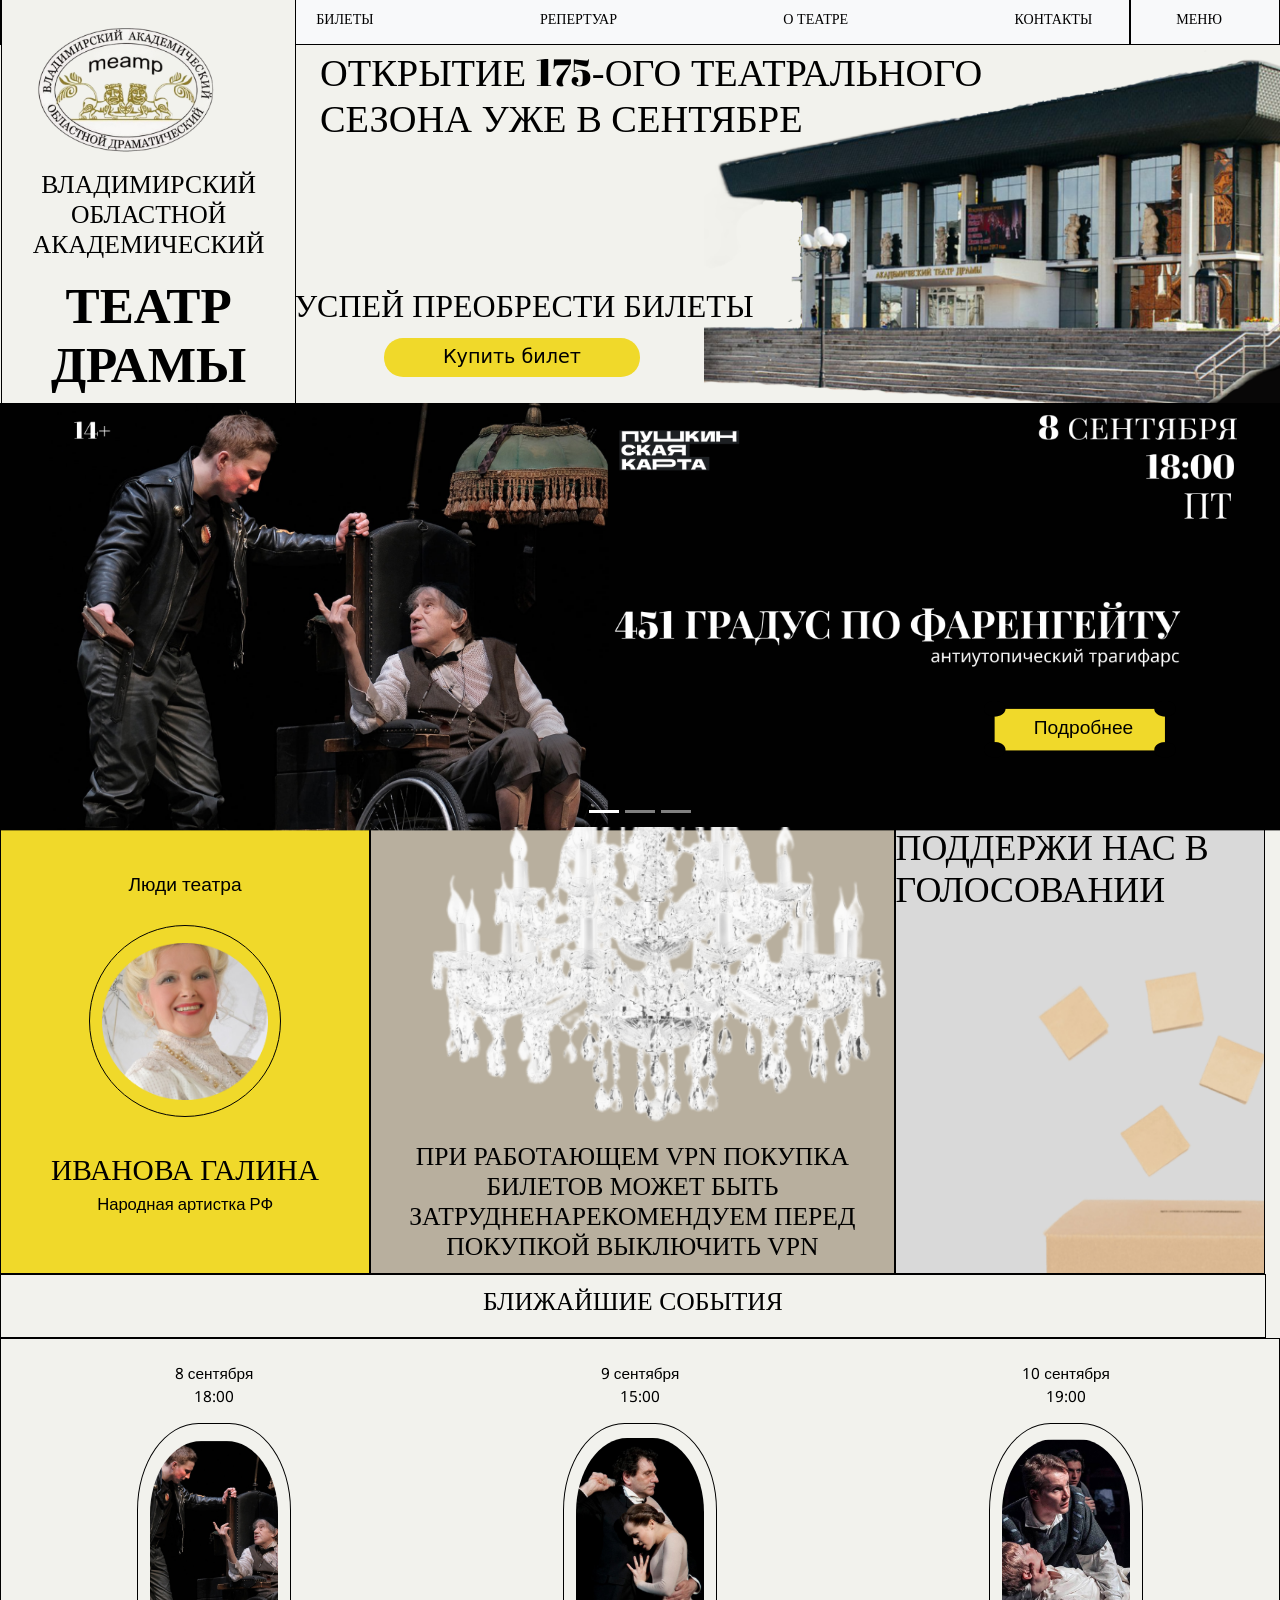
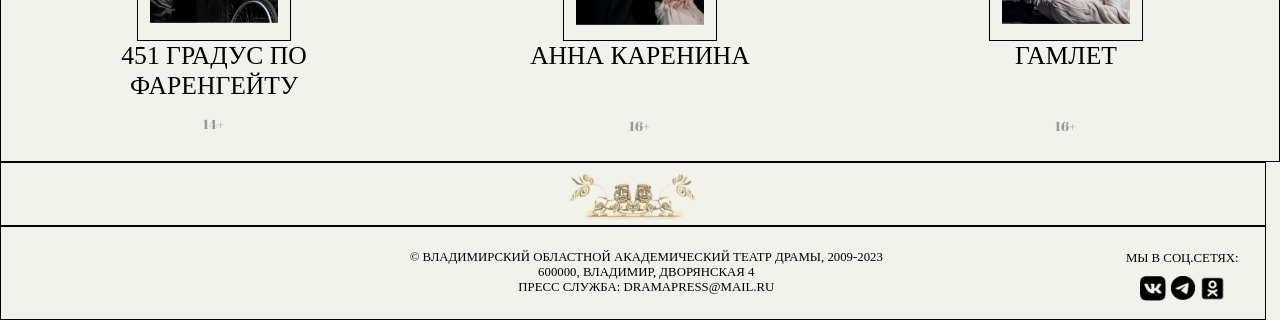
<file: index.html>
<!DOCTYPE html>
<html lang="ru">
<head>
    <meta charset="utf-8">
    <meta name="viewport" content="width=device-width, initial-scale=1">
    <link href="https://cdn.jsdelivr.net/npm/bootstrap@5.0.2/dist/css/bootstrap.min.css" rel="stylesheet" integrity="sha384-EVSTQN3/azprG1Anm3QDgpJLIm9Nao0Yz1ztcQTwFspd3yD65VohhpuuCOmLASjC" crossorigin="anonymous">
    <title>Главная</title>
    <link rel="stylesheet" href="style_index.css">
</head>
<body>
    <div class="header">
        <div class="logo" id="logo">
            <a class="navbar-brand" href="index.html">
                <img  id="logimg1" src="img/log.png" alt="">
                <img  id="logimg2" src="img/logg.png" alt="" style="width: 14vw; position: relative; bottom: -2%; right: 20vw;">
                <span id="logoText" >Владимирский <br> областной <br> академический</span>
                <span id="logoText1">театр <br> драмы</span>
            </a>
        </div>
        <div class="vetv1" id="vetv"></div>
        <nav class="navbar navbar-expand-lg bg-body-tertiary">
            <div class="container-fluid">
                <button class="navbar-toggler" type="button" data-bs-toggle="collapse" data-bs-target="#navbarNavAltMarkup" aria-controls="navbarNavAltMarkup" aria-expanded="false" aria-label="Меню">
                    <span class="navbar-toggler-icon"></span>
                </button>
                <div class="collapse navbar-collapse" id="navbarNavAltMarkup">
                    <div class="navbar-nav" style="width: 100%;">
                        <a class="nav-link active" aria-current="page" href="bilet.html">Билеты</a>
                        <a class="nav-link" href="repertuar.html">Репертуар</a>
                        <a class="nav-link" href="collectiv.html">О театре</a>
                        <a class="nav-link" href="contact.html">Контакты</a>
                    </div>
                </div>
                <div class="vetv2"></div>
                    <!-- Модальный -->
                    <div id="myModal" class="modal">

                        <!-- Модальное содержание -->
                            <div class="modal-content">
                                <div style="display: flex; width: 100%; height: 16.5%;">
                                    <a href="index.html" style ="text-decoration: none; width: 80%;"><div style="border: 1px solid #000; width:100%; height: 100%; display:flex;align-items:center;"><p style="margin-left: 2%;">Главная</p></div></a>
                                    <span class="close" style="border: 1px solid #000;" style ="text-decoration: none;"><p>Закрыть</p></span>
                                </div>
                                <div style="display: flex; width: 100%; height: 34%;">
                                    <div style="width:80%;">
                                        <a href="bilet.html" style ="text-decoration: none; width: 100%;"><div style="border: 1px solid #000; height: 50%; display:flex;align-items:center;"><p style="margin-left: 2%;">Билеты</p></div></a>
                                        <a href="repertuar.html" style ="text-decoration: none; width: 100%;"><div style="border: 1px solid #000; height: 50%; display:flex;align-items:center;"><p style="margin-left: 2%;">Репертуар<p></div></a>
                                    </div>
                                    <a href="vosvrat.html" style ="text-decoration: none; width: 20%;"><div style="border: 1px solid #000; height: 100%; display:flex;align-items:center; justify-content: center; text-align: center;"><p>Возврат <br> билетов</p></div></a>
                                </div>
                                <div style="display: flex; width: 100%; height: 34%;">
                                    <div style="width:80%;">
                                        <a href="collectiv.html" style ="text-decoration: none; width: 100%;"><div style="border: 1px solid #000; height: 50%; display:flex;align-items:center; "><p style="margin-left: 2%;">О театре</p></div></a>
                                        <a href="contact.html" style ="text-decoration: none; width: 100%;"><div style="border: 1px solid #000; height: 50%; display:flex;align-items:center;"><p style="margin-left: 2%;">Контакты</p></div></a>
                                    </div>
                                    <a href="parthner.html" style ="text-decoration: none; width: 20%;"><div style="border: 1px solid #000; height: 100%; display:flex;align-items:center; justify-content: center;"><p>Парнёры</p></div></a>
                                </div>
                                <a href="doc.html" style ="text-decoration: none; width: 100%; height: 16.5%;"><div style="border: 1px solid #000;height: 100%;display:flex;align-items:center; justify-content: center;"><p>Документация</p></div></a>
                            </div>

                    </div>
                    <!-- Конец кода модального окна меню -->
                    <div class="navbar-nav1">
                        <a class="nav-link" id="myBtn" href="#" data-bs-toggle="modal" data-bs-target="#exampleModal">Меню</a>
                    </div>
            </div>
        </nav>
    </div>
    </div>

    <div class="telo">
        <h1>Открытие <em>175</em>-ого театрального <br> сезона уже в сентябре</h1>
        <img src="img/Театр.png" alt="" style ="width: 45vw; z-index:1; position: relative; left: 55%; top:-40%">
        <h2>Успей преобрести билеты</h2>
        <a href="bilet.html"><button class="but" >Купить билет</button></a>
    </div>
    <div class="slii">
        <div id="carouselExampleCaptions" class="carousel slide" data-bs-ride="carousel">
            <div class="carousel-indicators">
              <button type="button" data-bs-target="#carouselExampleCaptions" data-bs-slide-to="0" class="active" aria-current="true" aria-label="Slide 1"></button>
              <button type="button" data-bs-target="#carouselExampleCaptions" data-bs-slide-to="1" aria-label="Slide 2"></button>
              <button type="button" data-bs-target="#carouselExampleCaptions" data-bs-slide-to="2" aria-label="Slide 3"></button>
            </div>
            <div class="carousel-inner">
              <div class="carousel-item active">
                <img src="img/image.png" class="d-block w-100" alt="...">
                <div class="carousel-caption d-none d-md-block">
                    <a href = "spec1.html" style="text-decoration: none;"><img src="кнопка билета.png" alt=''class="ticet" style=" width:15vw; z-index:10; position: relative; top:-8vw; left:55%;">
                    <p1 style=" text-decoration:none; z-index:10; position: relative; top:-8vw; left:38.5%;">Подробнее</p1></a>
                </div>
              </div>
              <div class="carousel-item">
                <img src="img/image.png" class="d-block w-100" alt="...">
                <div class="carousel-caption d-none d-md-block">
                    <a href = "spec1.html" style="text-decoration: none;"><img src="кнопка билета.png" alt=''class="ticet" style=" width:15vw; z-index:10; position: relative; top:-8vw; left:55%;">
                    <p1 style="text-decoration:none; z-index:10; position: relative; top:-8vw; left:38.5%;">Подробнее</p1></a>
                </div>
              </div>
              <div class="carousel-item">
                <img src="img/image.png" class="d-block w-100" alt="...">
                <div class="carousel-caption d-none d-md-block">
                    <a href = "spec1.html" style="text-decoration: none;"><img src="кнопка билета.png" alt=''class="ticet" style=" width:15vw; z-index:10; position: relative; top:-8vw; left:55%;">
                    <p1 style="text-decoration:none; z-index:10; position: relative; top:-8vw; left:38.5%;">Подробнее</p1></a>
                </div>
              </div>
            </div>
          </div>
    </div>
    <div class="telo2">
        <a href="collectiv.html" style="text-decoration: none;">
            <div class="artist">
                <p3>Люди театра</p3>
                <div class="foto" style="position: relative; top:2vw">
                    <img src="img/Ellipse 19.png" alt="">
                </div>
                <div class ="text">
                    <p4>Иванова Галина</p4><br>
                    <p5>Народная артистка РФ</p5>
                </div>
            </div>
        </a>
        <div class="vpn">
            <img src="img/люстра 1.png" alt="">
            <div style=" z-index: 100; display: flex; text-align: center;">
                <p2>При работающем vpn покупка билетов может быть затрудненарекомендуем перед покупкой выключить vpn</p2>
            </div>
        </div>
        <div class="golos">
            <a class="linkk" href="https://teatral-online.ru/star/shortlist/">
            <p10>Поддержи нас в голосовании</p10>
            <img src="img/korobka.png" alt=""></a>
        </div>
    </div>
    <div class="sob">
        <h3>Ближайшие события</h3>  
    </div>
    <div class="podsob">
        <a class="linkk" href="bilet.html">
            <div class="sp1" >
                <p6>8 сентября</p6>
                <p7>18:00</p7>
                <div class="spec">
                    <img src="img/спектакль.png" alt="">
                </div>
                <h4>451 градус по<br> фаренгейту</h4>
                <p8>14+</p8>
            </div>
        </a>
        <a class="linkk" href="bilet.html">
            <div class="sp2">
                <p6>9 сентября</p6>
                <p7>15:00</p7>
                <div class="spec">
                    <img src="img/каренина 1.png" alt="">
                </div>
                <h4>Анна Каренина</h4>
                <p8 style="position: relative; top:6vw;">16+</p8>
            </div>
        </a>
        <a class="linkk" href="bilet.html">   
            <div class="sp3">
                <p6>10 сентября</p6>
                <p7>19:00</p7>
                <div class="spec">
                    <img src="img/гамлет 1.png" alt="">
                </div>
                <h4>Гамлет</h4>
                <p8 style="position: relative; top:6vw;">16+</p8>
            </div>
        </a>
    </div>
    <div class="footer_up">
        <div class="logo_2">
            <img src="img/logo.png" alt="">
        </div>
    </div>
    <div class="footer_down">
        <div class="credit">
            <h7>© Владимирский областной академический  театр драмы, 2009-2023<br>
                600000, Владимир, дворянская 4<br>Пресс служба: dramapress@mail.ru<br></h7>
        </div>
        <div class="svz">
            <h8>Мы в соц.сетях:</h8>
            <div class = "icons">
                <a class ="ic" href="https://vk.com/vladimir_drama33"><img src="img/vk.png" alt=""></a>
                <a class ="ic" href="https://t.me/vladimir_drama"><img src="img/tg.png" alt=""></a>
                <a class ="ic" href="https://ok.ru/group/70000002276220"><img src="img/okru.png" alt=""></a>
            </div>
        </div>
    </div>
    <button class="arrow-button" onclick="scrollToTop()" style="position: fixed; bottom: 4vw; right: 1vw; z-index: 10000;">&#8679;</button>
    <script src="https://cdn.jsdelivr.net/npm/bootstrap@5.0.2/dist/js/bootstrap.bundle.min.js" integrity="sha384-MrcW6ZMFYlzcLA8Nl+NtUVF0sA7MsXsP1UyJoMp4YLEuNSfAP+JcXn/tWtIaxVXM" crossorigin="anonymous"></script>
    
    <script>
        var myCarousel = document.querySelector('#myCarousel')
        var carousel = new bootstrap.Carousel(myCarousel, {
        interval: 0.00001,
        wrap: false
        })
    </script>

    <script>
        window.addEventListener('scroll', function() {
        var button = document.querySelector('.arrow-button');
        if (window.scrollY > 100) { // кнопка появляется, когда прокручено более 100 пикселей
            button.style.display = 'block'; // отображаем кнопку
        } else {
            button.style.display = 'none'; // скрываем кнопку
        }
        });
        function scrollToTop() {
        window.scrollTo({
            top: 0,
            behavior: "smooth" // добавляем плавность прокрутке
        });
        }
    </script>
        <script>
            // Получить модальный
            var modal = document.getElementById("myModal");
    
            // Получить кнопку, которая открывает модальный
            var btn = document.getElementById("myBtn");
    
            // Получить элемент <span>, который закрывает модальный
            var span = document.getElementsByClassName("close")[0];
    
            // Когда пользователь нажимает на кнопку, откройте модальный
            btn.onclick = function() {
            modal.style.display = "block";
            }
    
            // Когда пользователь нажимает на <span> (x), закройте модальное окно
            span.onclick = function() {
            modal.style.display = "none";
            }
    
            // Когда пользователь щелкает в любом месте за пределами модального, закройте его
            window.onclick = function(event) {
            if (event.target == modal) {
                modal.style.display = "none";
            }
            }     
        </script>
        <script>
            window.addEventListener('load', function() {
                var logo = document.getElementById('logo');
                var vetv = document.getElementById('vetv');
                var logoText = document.getElementById('logoText');
                var logoText1 = document.getElementById('logoText1');
                var logImg1 = document.getElementById('logimg1');
                var logImg2 = document.getElementById('logimg2');
                
                logo.style.height = '32vw'; // устанавливаем новую высоту при загрузке страницы
                logo.style.border ='1px solid #000';
                logo.style.backgroundColor ='#F2F2ED';
                vetv.style.border='none';
                logoText.style.display = 'block'; // показываем текст если страница находится в начале
                logoText1.style.display = 'block'; // показываем текст если страница находится в начале
                logImg1.style.display='none';
                logImg2.style.display= 'block';

            });
            
            window.addEventListener('scroll', function() {
                var logo = document.getElementById('logo');
                var logoText = document.getElementById('logoText');
                var logoText1 = document.getElementById('logoText1');
                var logImg1 = document.getElementById('logimg1');
                var logImg2 = document.getElementById('logimg2');

                
                if (window.pageYOffset > 0) {
                    logo.style.height = '2vw'; // восстанавливаем исходную высоту при прокрутке
                    logo.style.border ='none';
                    vetv.style.border='1px solid #000';
                    // скрываем текст при прокрутке
                    logoText.style.display = 'none';
                    logoText1.style.display = 'none';
                    logImg2.style.display = 'none';
                    logImg1.style.display ="block"
                } else {
                    logo.style.height = '32vw'; // устанавливаем новую высоту, если страница находится в начале
                    logo.style.border ='1px solid #000';
                    logo.style.backgroundColor ='#F2F2ED';
                    vetv.style.border='none';
                    logo.style.display='block'
                    logoText.style.display = 'block';
                    logoText1.style.display = 'block';
                    logImg1.style.display='none';
                    logImg2.style.display='block'; // показываем текст если страница находится в начале
                }
            });
        </script>
</body>
</html>
</file>
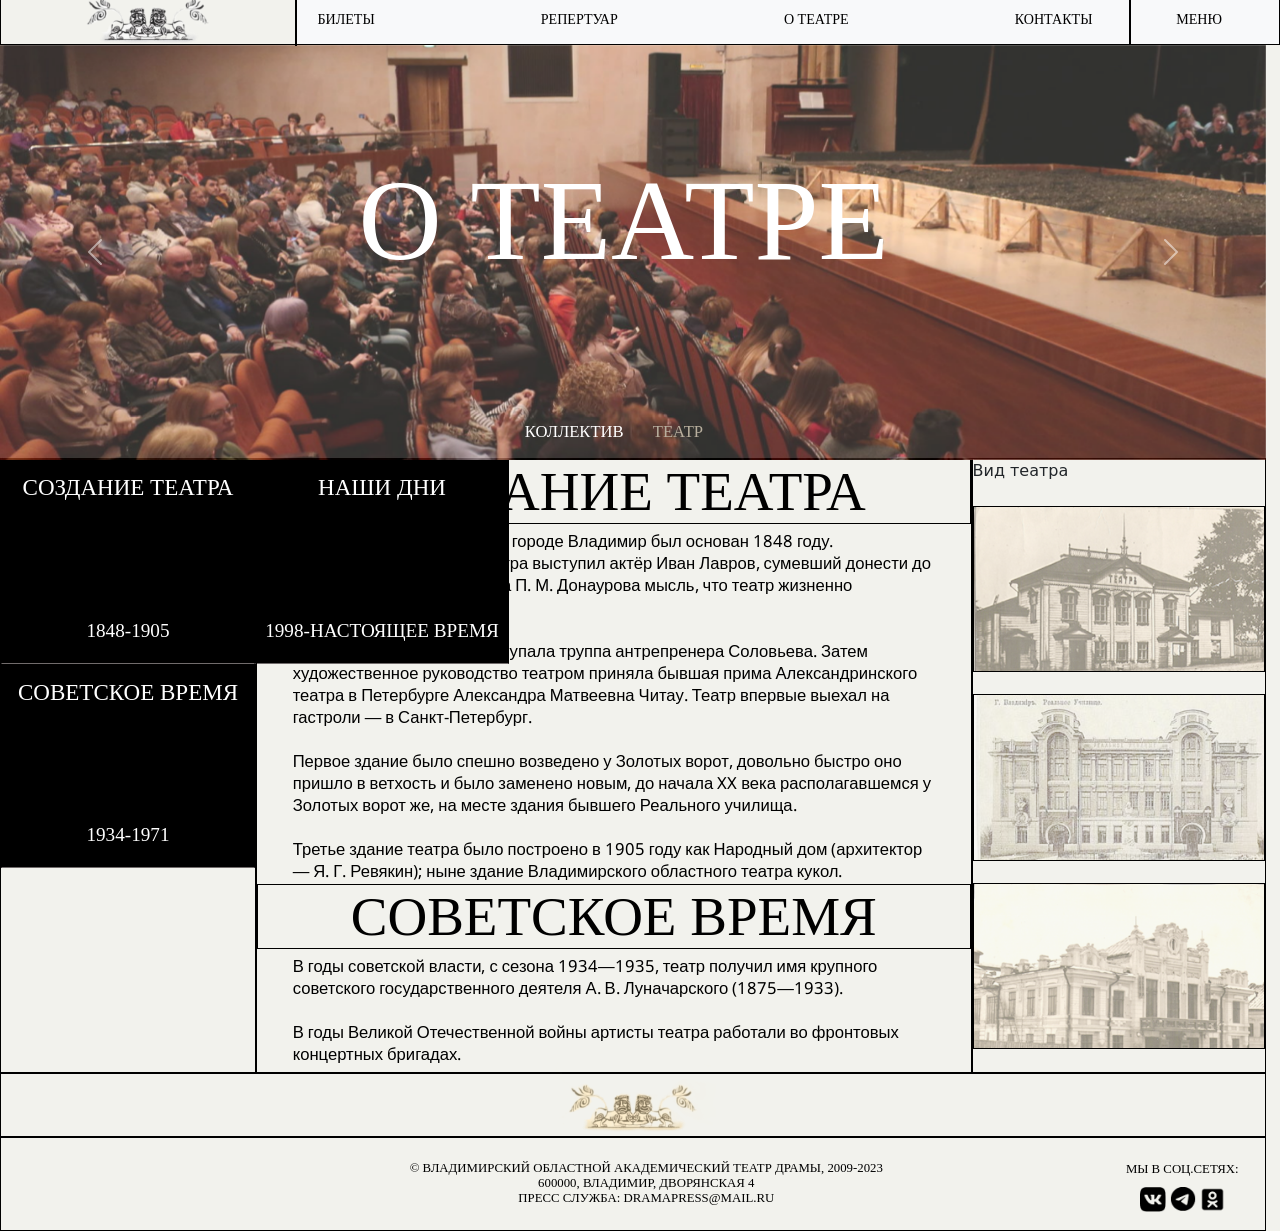
<file: about.html>
<!DOCTYPE html>
<html lang="ru">
<head>
    <meta charset="utf-8">
    <meta name="viewport" content="width=device-width, initial-scale=1">
    <link href="https://cdn.jsdelivr.net/npm/bootstrap@5.0.2/dist/css/bootstrap.min.css" rel="stylesheet" integrity="sha384-EVSTQN3/azprG1Anm3QDgpJLIm9Nao0Yz1ztcQTwFspd3yD65VohhpuuCOmLASjC" crossorigin="anonymous">
    <title>О театре</title>
    <link rel="stylesheet" href="style_about.css">
</head>
<body>
    <div class="header">
        <div class="logo">
            <a class="navbar-brand" href="index.html">
                <img src="img/log.png" alt=""></a>
        </div>
        <div class="vetv1"></div>
        <nav class="navbar navbar-expand-lg bg-body-tertiary">
            <div class="container-fluid">
                <button class="navbar-toggler" type="button" data-bs-toggle="collapse" data-bs-target="#navbarNavAltMarkup" aria-controls="navbarNavAltMarkup" aria-expanded="false" aria-label="Меню">
                    <span class="navbar-toggler-icon"></span>
                </button>
                <div class="collapse navbar-collapse" id="navbarNavAltMarkup">
                    <div class="navbar-nav" style="width: 100%;">
                        <a class="nav-link active" aria-current="page" href="bilet.html">Билеты</a>
                        <a class="nav-link" href="repertuar.html">Репертуар</a>
                        <a class="nav-link" href="collectiv.html">О театре</a>
                        <a class="nav-link" href="contact.html">Контакты</a>
                    </div>
                </div>
                <div class="vetv2"></div>
                    <!-- Модальный -->
                    <div id="myModal" class="modal">

                    <!-- Модальное содержание -->
                        <div class="modal-content">
                            <div style="display: flex; width: 100%; height: 16.5%;">
                                <a href="index.html" style ="text-decoration: none; width: 80%;"><div style="border: 1px solid #000; width:100%; height: 100%; display:flex;align-items:center;"><p style="margin-left: 2%;">Главная</p></div></a>
                                <span class="close" style="border: 1px solid #000;" style ="text-decoration: none;"><p>Закрыть</p></span>
                            </div>
                            <div style="display: flex; width: 100%; height: 34%;">
                                <div style="width:80%;">
                                    <a href="bilet.html" style ="text-decoration: none; width: 100%;"><div style="border: 1px solid #000; height: 50%; display:flex;align-items:center;"><p style="margin-left: 2%;">Билеты</p></div></a>
                                    <a href="repertuar.html" style ="text-decoration: none; width: 100%;"><div style="border: 1px solid #000; height: 50%; display:flex;align-items:center;"><p style="margin-left: 2%;">Репертуар<p></div></a>
                                </div>
                                <a href="vosvrat.html" style ="text-decoration: none; width: 20%;"><div style="border: 1px solid #000; height: 100%; display:flex;align-items:center; justify-content: center; text-align: center;"><p>Возврат <br> билетов</p></div></a>
                            </div>
                            <div style="display: flex; width: 100%; height: 34%;">
                                <div style="width:80%;">
                                    <a href="collectiv.html" style ="text-decoration: none; width: 100%;"><div style="border: 1px solid #000; height: 50%; display:flex;align-items:center; "><p style="margin-left: 2%;">О театре</p></div></a>
                                    <a href="contact.html" style ="text-decoration: none; width: 100%;"><div style="border: 1px solid #000; height: 50%; display:flex;align-items:center;"><p style="margin-left: 2%;">Контакты</p></div></a>
                                </div>
                                <a href="parthner.html" style ="text-decoration: none; width: 20%;"><div style="border: 1px solid #000; height: 100%; display:flex;align-items:center; justify-content: center;"><p>Парнёры</p></div></a>
                            </div>
                            <a href="doc.html" style ="text-decoration: none; width: 100%; height: 16.5%;"><div style="border: 1px solid #000;height: 100%;display:flex;align-items:center; justify-content: center;"><p>Документация</p></div></a>
                        </div>

                    </div>
                    <!-- Конец кода модального окна меню -->
                    <div class="navbar-nav1">
                        <a class="nav-link" id="myBtn" href="#" data-bs-toggle="modal" data-bs-target="#exampleModal">Меню</a>
                    </div>
            </div>
        </nav>
    </div>
    </div>
    
    <div class="slii">
        <h style="position: absolute; top: 12vw; left: 28vw; color:white; z-index:100;">О театре</h>
        <a href="collectiv.html"><h1 style="position: absolute; top: 33vw; left: 41vw; z-index:100; ">Коллектив</h1></a>
        <a href="about.html"><h1 style="position: absolute; top: 33vw; left: 51vw; z-index:100; color:#B8AF9E">Театр</h1></a>
        <div id="carouselExampleControls" class="carousel slide" data-bs-ride="carousel">
            <div class="carousel-inner" style="z-index:1; overflow: hidden;">
              <div class="carousel-item active">
                <img src="img/about.png" class="d-block w-100" alt="...">
                <div class="carousel-caption d-none d-md-block">
                </div>
              </div>
              <div class="carousel-item">
                <img src="img/about.png" class="d-block w-100" alt="...">
                <div class="carousel-caption d-none d-md-block">
                </div>
              </div>
              <div class="carousel-item">
                <img src="img/about.png" class="d-block w-100" alt="...">
                <div class="carousel-caption d-none d-md-block">
                </div>
              </div>
            </div>
            <button class="carousel-control-prev" type="button" data-bs-target="#carouselExampleControls"  data-bs-slide="prev">
                <span class="carousel-control-prev-icon" aria-hidden="true"></span>
                <span class="visually-hidden">Предыдущий</span>
            </button>
            <button class="carousel-control-next" type="button" data-bs-target="#carouselExampleControls"  data-bs-slide="next">
                <span class="carousel-control-next-icon" aria-hidden="true"></span>
                <span class="visually-hidden">Следующий</span>
            </button>
        </div>
    </div>
    <div class="telo2">
        <div class="block1" id="block1">
            <a href=#selection1 ><div class="ras1" onclick="scrollToBlock2()"><p1>Создание театра</p1><br><p2>1848-1905</p2><img src="img/раздел1.png" alt="" style=" position: relative; width: 100%; z-index:1; top:-3vw;"></div></a>
            <a href=#selection2 ><div class="ras2" onclick="scrollToBlock2()"><p1 >Советское время</p1><br><p2  >1934-1971</p2><img src="img/раздел2.png" alt="" style="width: 130%;position: relative;  z-index:1; top:-3.9vw;"></div></a>
            <a href=#selection3 ><div class="ras3" onclick="scrollToBlock2()"><p1>Наши дни</p1><br><p2>1998-настоящее время</p2><img src="img/современный.png" alt="" style="width: 150%;position: relative; z-index:1; top:-3.8vw;"></div></a>
        </div>
        <div class="block2" id="block2">
            <div id="selection1"><h3>Создание театра</h3>
                <p3>Профессиональный театр в городе Владимир был основан 1848 году. Инициатором создания театра выступил актёр Иван Лавров, сумевший донести до Владимирского губернатора П. М. Донаурова мысль, что театр жизненно необходим каждому городу.<br><br>
                Первый сезон в театре выступала труппа антрепренера Соловьева. Затем художественное руководство театром приняла бывшая прима Александринского театра в Петербурге Александра Матвеевна Читау. Театр впервые выехал на гастроли — в Санкт-Петербург.<br><br>
                Первое здание было спешно возведено у Золотых ворот, довольно быстро оно пришло в ветхость и было заменено новым, до начала XX века располагавшемся у Золотых ворот же, на месте здания бывшего Реального училища.<br><br>
                Третье здание театра было построено в 1905 году как Народный дом (архитектор — Я. Г. Ревякин); ныне здание Владимирского областного театра кукол.</p3>
            </div>
                <div></div>
            <div id="selection2"><h3>Советское время</h3><div></div>
                <p3>В годы советской власти, с сезона 1934—1935, театр получил имя крупного советского государственного деятеля А. В. Луначарского (1875—1933).<br><br>
                В годы Великой Отечественной войны артисты театра работали во фронтовых концертных бригадах.<br><br>
                С образованием Указом Президиума Верховного Совета СССР от 14 августа 1944 года Владимирской области в составе РСФСР театр был переведён из 3-й группы театров во 2-ю и стал областным. Художественным консультантом театра из Москвы был приглашён режиссёр Театра им. Вахтангова народный артист РСФСР Б. Е.
                Захава. В 1949 году были проведены реконструкция и капитальный ремонт здания театра.<br><br>
                В некоторые спектакли театра удавалось ввести столичных театральных звёзд, так на владимирской сцене выступали Анастасия Павловна Георгиевская и Алексей Николаевич Грибов. </p3></div>
                <div></div>
            <div id="selection3"><h3>Наши дни</h3><div></div>
                <p3>Современное здание театра, на фундаменте непостроенного Дома Советов, возведено в 1971 году, архитекторы Г. Горлышков, И. Былинкин, В. Давиденко, Н. Шабалина (Государственная премия РСФСР в области архитектуры за 1972 год)
                    <br><br>В 1998 году в связи со 150-летием со дня основания и за высокие достижения в области сценического искусства театр удостоен звания «Академический».
                <br><br>В 2003 году театр драмы вместе с театром-студией под руководством народного артиста России Николая Горохова вошёл в Государственное учреждение культуры Владимирской области «Театральный комплекс».
                <br><br>29 июня 2020 года в театре произошёл крупный пожар (по неосторожности рабочих). Сгорел Большой зал вместе с уникальным вышитым занавесом большой сцены (стоимостью около 8 млн.р), повреждён вестибюль и другие помещения. Малая сцена работает. На август 2021 года разработан проект реконструкции театра.</p3></div>
        </div>
        <div class="block3">
            <h9>Вид театра</h9>
            <div class="foto1"><img src="img/стар.jpg"></div>
            <div class="foto2"></divclass><img src="img/history2.jpg" alt=""></div>
            <div class="foto3"><img src="img/театр22.jpg"></div>

        </div>
    </div>
    <div class="footer_up">
        <div class="logo_2">
            <img src="img/logo.png" alt="">
        </div>
    </div>
    <div class="footer_down">
        <div class="credit">
            <h7>© Владимирский областной академический  театр драмы, 2009-2023<br>
                600000, Владимир, дворянская 4<br>Пресс служба: dramapress@mail.ru<br></h7>
        </div>
        <div class="svz">
            <h8>Мы в соц.сетях:</h8>
            <div class = "icons">
                <a class ="ic" href="https://vk.com/vladimir_drama33"><img src="img/vk.png" alt=""></a>
                <a class ="ic" href="https://t.me/vladimir_drama"><img src="img/tg.png" alt=""></a>
                <a class ="ic" href="https://ok.ru/group/70000002276220"><img src="img/okru.png" alt=""></a>
            </div>
        </div>
    </div>
    <button class="arrow-button" onclick="scrollToTop()" style="position: fixed; bottom: 4vw; right: 1vw;">&#8679;</button>
    <script src="https://cdn.jsdelivr.net/npm/bootstrap@5.0.2/dist/js/bootstrap.bundle.min.js" integrity="sha384-MrcW6ZMFYlzcLA8Nl+NtUVF0sA7MsXsP1UyJoMp4YLEuNSfAP+JcXn/tWtIaxVXM" crossorigin="anonymous"></script>
    
    <script>
        var myCarousel = document.querySelector('#myCarousel')
        var carousel = new bootstrap.Carousel(myCarousel, {
        interval: 0.00001,
        wrap: false
        })
    </script>

    <script>
        window.addEventListener('scroll', function() {
        var button = document.querySelector('.arrow-button');
        if (window.scrollY > 100) { // кнопка появляется, когда прокручено более 100 пикселей
            button.style.display = 'block'; // отображаем кнопку
        } else {
            button.style.display = 'none'; // скрываем кнопку
        }
        });
        function scrollToTop() {
        window.scrollTo({
            top: 0,
            behavior: "smooth" // добавляем плавность прокрутке
        });
    }
    </script>
    <script>
        // Получить модальный
        var modal = document.getElementById("myModal");

        // Получить кнопку, которая открывает модальный
        var btn = document.getElementById("myBtn");

        // Получить элемент <span>, который закрывает модальный
        var span = document.getElementsByClassName("close")[0];

        // Когда пользователь нажимает на кнопку, откройте модальный
        btn.onclick = function() {
        modal.style.display = "block";
        }

        // Когда пользователь нажимает на <span> (x), закройте модальное окно
        span.onclick = function() {
        modal.style.display = "none";
        }

        // Когда пользователь щелкает в любом месте за пределами модального, закройте его
        window.onclick = function(event) {
        if (event.target == modal) {
            modal.style.display = "none";
        }
        }     
    </script>
        <script>
            function scrollToBlock2() {
                document.getElementById('block2').scrollIntoView();
            }
        </script>
</body>
</html>
</file>
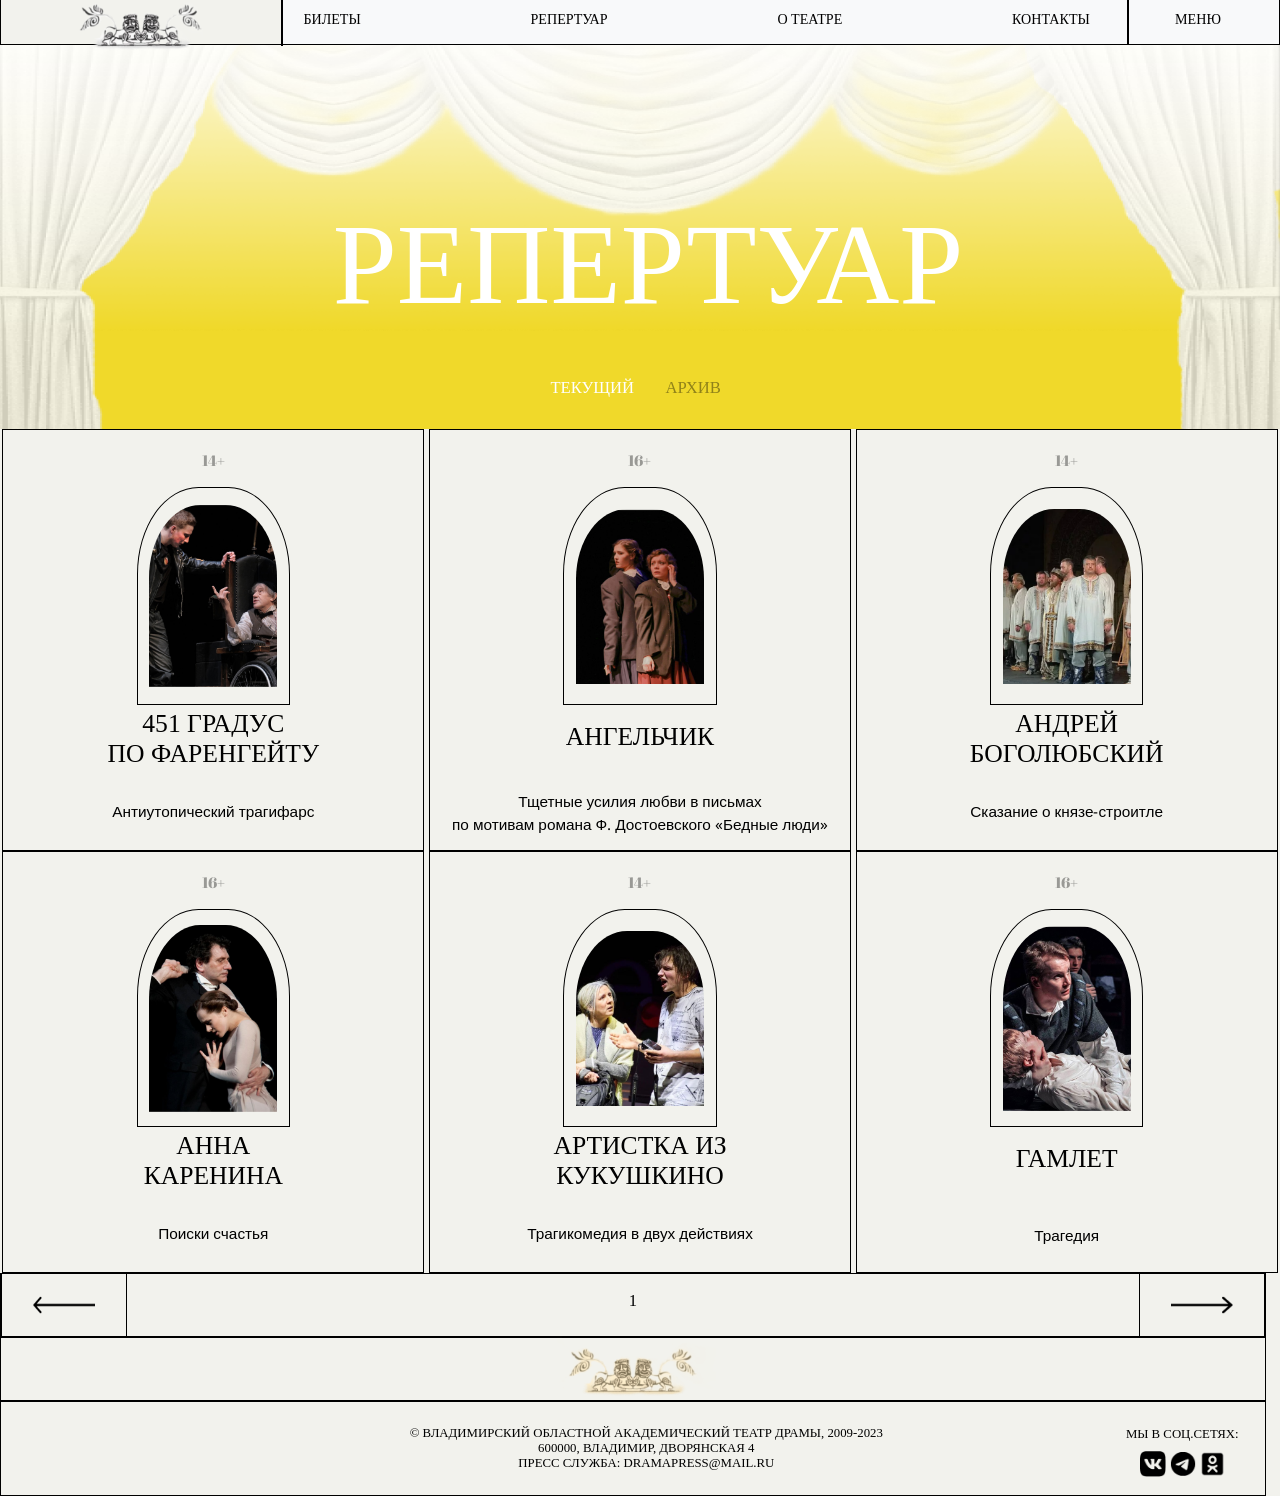
<file: arhive.html>
<!DOCTYPE html>
<html lang="ru">
<head>
    <meta charset="utf-8">
    <meta name="viewport" content="width=device-width, initial-scale=1">
    <link href="https://cdn.jsdelivr.net/npm/bootstrap@5.0.2/dist/css/bootstrap.min.css" rel="stylesheet" integrity="sha384-EVSTQN3/azprG1Anm3QDgpJLIm9Nao0Yz1ztcQTwFspd3yD65VohhpuuCOmLASjC" crossorigin="anonymous">
    <title>Репертуар</title>
    <link rel="stylesheet" href="style_arh.css">
</head>
<body>
    <div class="header">
        <div class="logo">
            <a class="navbar-brand" href="index.html"><img src="img/log.png" alt=""></a></div>
        <div class="vetv1"></div>
        <nav class="navbar navbar-expand-lg bg-body-tertiary">
            <div class="container-fluid">
                <button class="navbar-toggler" type="button" data-bs-toggle="collapse" data-bs-target="#navbarNavAltMarkup" aria-controls="navbarNavAltMarkup" aria-expanded="false" aria-label="Меню">
                    <span class="navbar-toggler-icon"></span>
                </button>
                <div class="collapse navbar-collapse" id="navbarNavAltMarkup">
                    <div class="navbar-nav" style="width: 100%;">
                        <a class="nav-link active" aria-current="page" href="bilet.html">Билеты</a>
                        <a class="nav-link" href="repertuar.html">Репертуар</a>
                        <a class="nav-link" href="collectiv.html">О театре</a>
                        <a class="nav-link" href="contact.html">Контакты</a>
                    </div>
                </div>
                <div class="vetv2"></div>
                    <!-- Модальный -->
                    <div id="myModal" class="modal">
                        <!-- Модальное содержание -->
                        <div class="modal-content">
                            <div style="display: flex; width: 100%; height: 16.5%;">
                                <a href="index.html" style ="text-decoration: none; width: 80%;"><div style="border: 1px solid #000; width:100%; height: 100%; display:flex;align-items:center;"><p style="margin-left: 2%;">Главная</p></div></a>
                                <span class="close" style="border: 1px solid #000;" style ="text-decoration: none;"><p>Закрыть</p></span>
                            </div>
                            <div style="display: flex; width: 100%; height: 34%;">
                                <div style="width:80%;">
                                    <a href="bilet.html" style ="text-decoration: none; width: 100%;"><div style="border: 1px solid #000; height: 50%; display:flex;align-items:center;"><p style="margin-left: 2%;">Билеты</p></div></a>
                                    <a href="repertuar.html" style ="text-decoration: none; width: 100%;"><div style="border: 1px solid #000; height: 50%; display:flex;align-items:center;"><p style="margin-left: 2%;">Репертуар<p></div></a>
                                </div>
                                <a href="vosvrat.html" style ="text-decoration: none; width: 20%;"><div style="border: 1px solid #000; height: 100%; display:flex;align-items:center; justify-content: center; text-align: center;"><p>Возврат <br> билетов</p></div></a>
                            </div>
                            <div style="display: flex; width: 100%; height: 34%;">
                                <div style="width:80%;">
                                    <a href="collectiv.html" style ="text-decoration: none; width: 100%;"><div style="border: 1px solid #000; height: 50%; display:flex;align-items:center; "><p style="margin-left: 2%;">О театре</p></div></a>
                                    <a href="contact.html" style ="text-decoration: none; width: 100%;"><div style="border: 1px solid #000; height: 50%; display:flex;align-items:center;"><p style="margin-left: 2%;">Контакты</p></div></a>
                                </div>
                                <a href="parthner.html" style ="text-decoration: none; width: 20%;"><div style="border: 1px solid #000; height: 100%; display:flex;align-items:center; justify-content: center;"><p>Парнёры</p></div></a>
                            </div>
                            <a href="doc.html" style ="text-decoration: none; width: 100%; height: 16.5%;"><div style="border: 1px solid #000;height: 100%;display:flex;align-items:center; justify-content: center;"><p>Документация</p></div></a>
                        </div>

                    </div>
                    <!-- Конец кода модального окна меню -->
                    <div class="navbar-nav1">
                        <a class="nav-link" id="myBtn" href="#" data-bs-toggle="modal" data-bs-target="#exampleModal">Меню</a>
                    </div>
            </div>
        </nav>
    </div>
    <!-- основа -->
    <div class="telo" style="position: relative;">
        <img src="img/Group 29.png" alt="">
        <h20 style="position: absolute; top: 12vw; left: 26vw;">Репертуар</h20>
        <a href="repertuar.html"><h1 style="position: absolute; top: 26vw; left: 43vw;">Текущий</h1></a>
        <a href="arhive.html"><h1 style="position: absolute; top: 26vw; left: 52vw; color:rgba(0, 0, 0, 0.4)">Архив</h1></a>
    </div>

    <div class="podsob" style="width: 100%;">
        <a class="linkk" href="spec1.html">
            <div class="sp1">
                <p2>14+</p2>
                <div class="spec">
                    <img src="img/спектакль.png" alt="">
                </div>
                <h2>451 градус<br>по фаренгейту</h2>
                <p3>Антиутопический трагифарс</p3>
            </div>
        </a>
        <a class="linkk" href="spec2.html">
            <div class="sp2">
                <p2>16+</p2>
                <div class="spec">
                    <img src="img/ангельчик.png" alt="">
                </div>
                <h2 style="top:4vw">Ангельчик</h2>
                <p3 style="top:6.5vw">Тщетные усилия любви в письмах<br>по мотивам романа Ф. Достоевского «Бедные люди»</p3>
            </div>
        </a>
        <a class="linkk" href="spec4.html">
            <div class="sp3">
                <p2>14+</p2>
                <div class="spec">
                    <img src="img/боголюбский.png" alt="">
                </div>
                <h2>Андрей<br> Боголюбский</h2>
                <p3>Сказание о князе-строитле</p3>
            </div>
        </a>
    </div>
    <div class="podsob">
        <a class="linkk" href="spec3.html">
            <div class="sp1">
                <p2>16+</p2>
                <div class="spec">
                    <img src="img/каренина 1.png" alt="">
                </div>
                <h2>Анна<br> Каренина</h2>
                <p3>Поиски счастья</p3>
            </div>
        </a>
        <a class="linkk" href="spec5.html">
            <div class="sp2">
                <p2>14+</p2>
                <div class="spec">
                    <img src="img/кукушкино.png" alt="">
                </div>
                <h2>Артистка из<br>кукушкино</h2>
                <p3>Трагикомедия в двух действиях</p3>
            </div>
        </a>
        <a class="linkk" href="spec6.html">   
            <div class="sp3">
                <p2>16+</p2>
                <div class="spec">
                    <img src="img/гамлет 1.png" alt="">
                </div>
                <h2 style="top:4vw">Гамлет</h2>
                <p3 style="top:7.5vw">Трагедия</p3>
            </div>
        </a>
    </div>
    
    <div class="page">
        <div class="vetka"> <img style="width: 50%; height:30% " src="img/Arrow 2.png"></div>
        <h1 style=" color: black">1</h1>
        <div class="vetka2"><img style="width: 50%; height:30% " src="img/Arrow 1.png"></div>
    </div>
    <footer>
    <div class="footer_up">
        <div class="logo_2">
            <img src="img/logo.png" alt="">
        </div>
    </div>
    <div class="footer_down">
        <div class="credit">
            <h7>© Владимирский областной академический  театр драмы, 2009-2023<br>
                600000, Владимир, дворянская 4<br>Пресс служба: dramapress@mail.ru<br></h7>
        </div>
        <div class="svz">
            <h8>Мы в соц.сетях:</h8>
            <div class = "icons">
                <a class ="ic" href="https://vk.com/vladimir_drama33"><img src="img/vk.png" alt=""></a>
                <a class ="ic" href="https://t.me/vladimir_drama"><img src="img/tg.png" alt=""></a>
                <a class ="ic" href="https://ok.ru/group/70000002276220"><img src="img/okru.png" alt=""></a>
            </div>
        </div>
    </div>
    </footer>   
    <button class="arrow-button" onclick="scrollToTop()" style="position: fixed; bottom: 4vw; right: 1vw; z-index: 10000;">&#8679;</button>
    <script src="https://cdn.jsdelivr.net/npm/bootstrap@5.0.2/dist/js/bootstrap.bundle.min.js" integrity="sha384-MrcW6ZMFYlzcLA8Nl+NtUVF0sA7MsXsP1UyJoMp4YLEuNSfAP+JcXn/tWtIaxVXM" crossorigin="anonymous"></script>

    <script>
        window.addEventListener('scroll', function() {
        var button = document.querySelector('.arrow-button');
        if (window.scrollY > 100) { // кнопка появляется, когда прокручено более 100 пикселей
            button.style.display = 'block'; // отображаем кнопку
        } else {
            button.style.display = 'none'; // скрываем кнопку
        }
        });
        function scrollToTop() {
        window.scrollTo({
            top: 0,
            behavior: "smooth" // добавляем плавность прокрутке
        });
    }
    </script>
        <script>
            // Получить модальный
            var modal = document.getElementById("myModal");
    
            // Получить кнопку, которая открывает модальный
            var btn = document.getElementById("myBtn");
    
            // Получить элемент <span>, который закрывает модальный
            var span = document.getElementsByClassName("close")[0];
    
            // Когда пользователь нажимает на кнопку, откройте модальный
            btn.onclick = function() {
            modal.style.display = "block";
            }
    
            // Когда пользователь нажимает на <span> (x), закройте модальное окно
            span.onclick = function() {
            modal.style.display = "none";
            }
    
            // Когда пользователь щелкает в любом месте за пределами модального, закройте его
            window.onclick = function(event) {
            if (event.target == modal) {
                modal.style.display = "none";
            }
            }     
        </script>
</body>
</html>
</file>
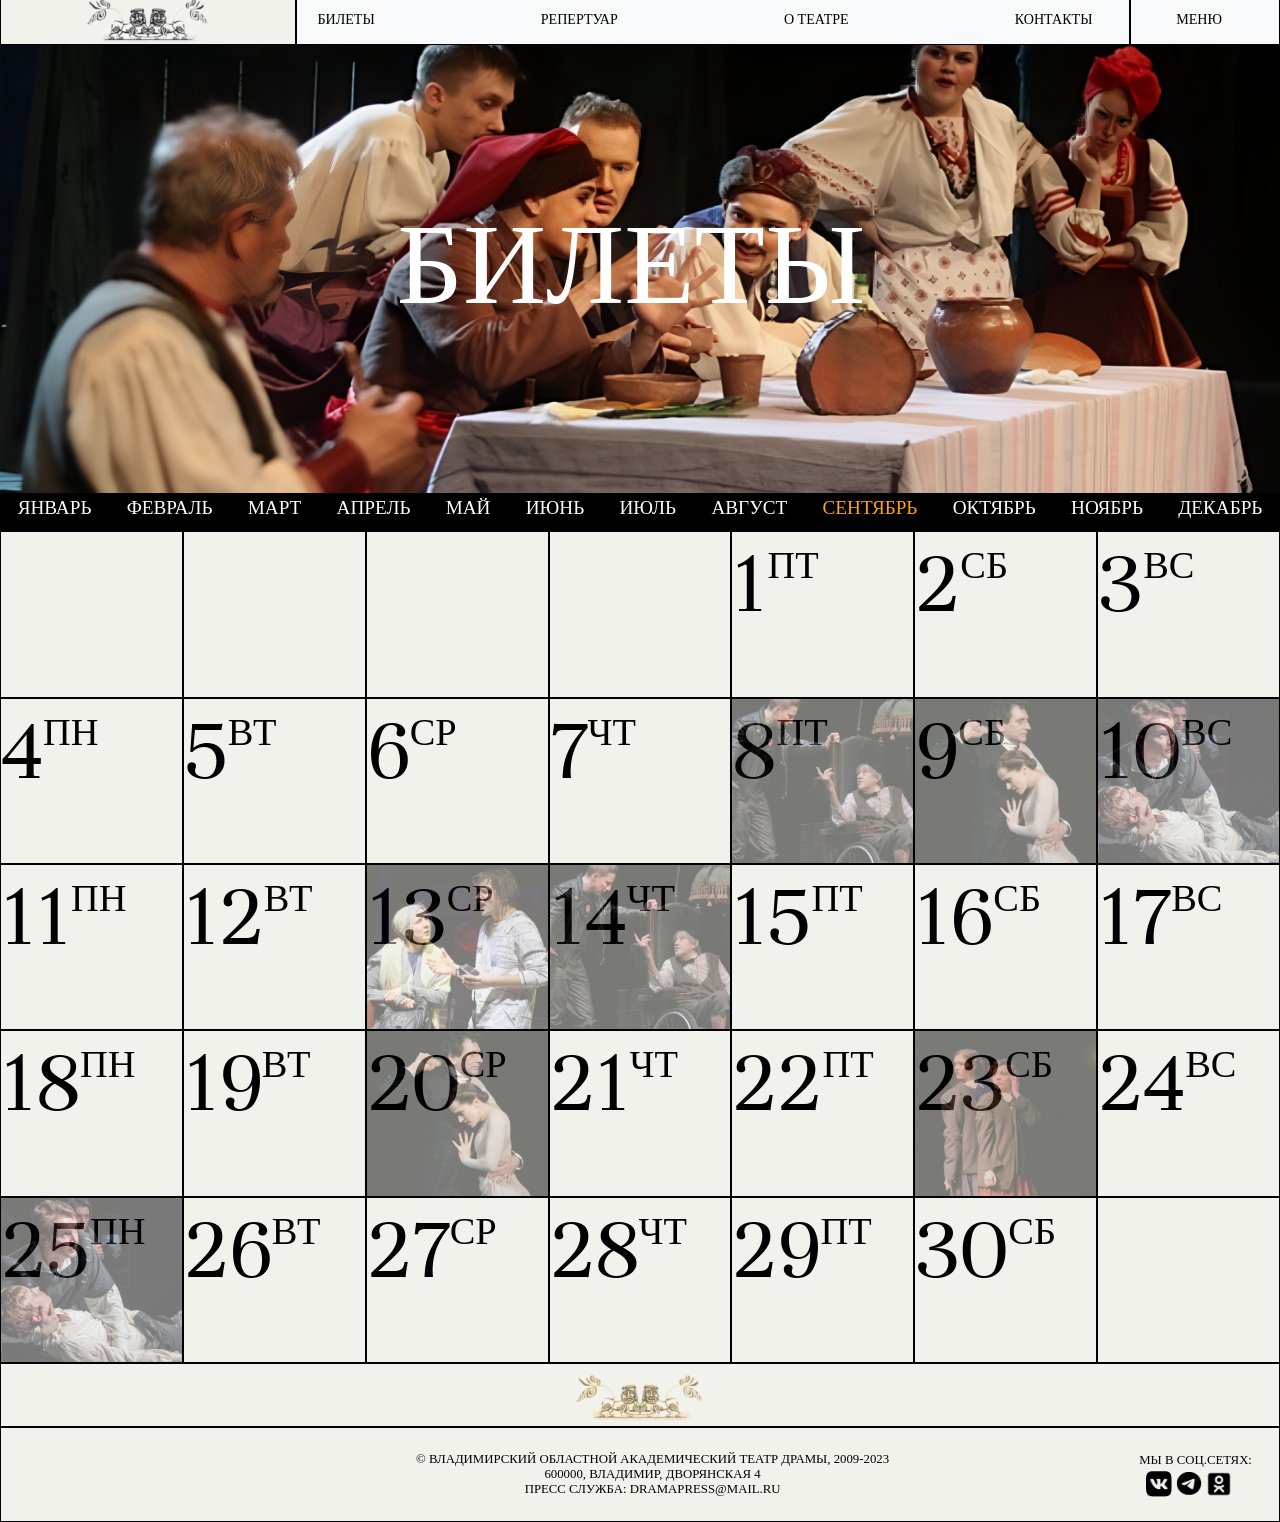
<file: bilet.html>
<!DOCTYPE html>
<html lang="ru">
<head>
    <meta charset="utf-8">
    <meta name="viewport" content="width=device-width, initial-scale=1">
    <link href="https://cdn.jsdelivr.net/npm/bootstrap@5.0.2/dist/css/bootstrap.min.css" rel="stylesheet" integrity="sha384-EVSTQN3/azprG1Anm3QDgpJLIm9Nao0Yz1ztcQTwFspd3yD65VohhpuuCOmLASjC" crossorigin="anonymous">
    <title>Билеты</title>
    <link rel="stylesheet" href="style_bilet.css">
</head>
<body>
        <div class="header">
            <div class="logo">
                <a class="navbar-brand" href="index.html">
                    <img src="img/log.png" alt=""></a>
            </div>
            <div class="vetv1"></div>
            <nav class="navbar navbar-expand-lg bg-body-tertiary">
                <div class="container-fluid">
                    <button class="navbar-toggler" type="button" data-bs-toggle="collapse" data-bs-target="#navbarNavAltMarkup" aria-controls="navbarNavAltMarkup" aria-expanded="false" aria-label="Меню">
                        <span class="navbar-toggler-icon"></span>
                    </button>
                    <div class="collapse navbar-collapse" id="navbarNavAltMarkup">
                        <div class="navbar-nav" style="width: 100%;">
                            <a class="nav-link active" aria-current="page" href="bilet.html">Билеты</a>
                            <a class="nav-link" href="repertuar.html">Репертуар</a>
                            <a class="nav-link" href="collectiv.html">О театре</a>
                            <a class="nav-link" href="contact.html">Контакты</a>
                        </div>
                    </div>
                    <div class="vetv2"></div>
                    <!-- Модальный -->
                    <div id="myModal1" class="modal1">
                    <!-- Модальное содержание -->
                        <div class="modal-content1">
                            <div style="display: flex; width: 100%; height: 16.5%;">
                                <a href="index.html" style ="text-decoration: none; width: 80%;"><div style="border: 1px solid #000; width:100%; height: 100%; display:flex;align-items:center;"><p style="margin-left: 2%;">Главная</p></div></a>
                                <span class="close1" style="border: 1px solid #000;" style ="text-decoration: none;"><p>Закрыть</p></span>
                            </div>
                            <div style="display: flex; width: 100%; height: 34%;">
                                <div style="width:80%;">
                                    <a href="bilet.html" style ="text-decoration: none; width: 100%;"><div style="border: 1px solid #000; height: 50%; display:flex;align-items:center;"><p style="margin-left: 2%;">Билеты</p></div></a>
                                    <a href="repertuar.html" style ="text-decoration: none; width: 100%;"><div style="border: 1px solid #000; height: 50%; display:flex;align-items:center;"><p style="margin-left: 2%;">Репертуар<p></div></a>
                                </div>
                                <a href="vosvrat.html" style ="text-decoration: none; width: 20%;"><div style="border: 1px solid #000; height: 100%; display:flex;align-items:center; justify-content: center; text-align: center;"><p>Возврат <br> билетов</p></div></a>
                            </div>
                            <div style="display: flex; width: 100%; height: 34%;">
                                <div style="width:80%;">
                                    <a href="collectiv.html" style ="text-decoration: none; width: 100%;"><div style="border: 1px solid #000; height: 50%; display:flex;align-items:center; "><p style="margin-left: 2%;">О театре</p></div></a>
                                    <a href="contact.html" style ="text-decoration: none; width: 100%;"><div style="border: 1px solid #000; height: 50%; display:flex;align-items:center;"><p style="margin-left: 2%;">Контакты</p></div></a>
                                </div>
                                <a href="parthner.html" style ="text-decoration: none; width: 20%;"><div style="border: 1px solid #000; height: 100%; display:flex;align-items:center; justify-content: center;"><p>Парнёры</p></div></a>
                            </div>
                            <a href="doc.html" style ="text-decoration: none; width: 100%; height:16.5%; color:#000"><div style="border: 1px solid #000; height: 16.5%; display: flex; justify-content: center; align-items: center;"><p>Документация</p></div></a>
                        </div>

                    </div>
                    <!-- Конец кода модального окна меню -->
                    <div class="navbar-nav1">
                        <a class="nav-link" id="myBtn" data-bs-toggle="modal" data-bs-target="#exampleModal">Меню</a>
                    </div>
                </div>
            </nav>
        </div>
    </div>

        <div class="telo" style="position: relative;">
            <img src="img/Upscales.ai_1702334624913.jpeg" alt="" style="width: 100vw;">
            <h20 style="position: absolute; top: 12vw; left: 31vw;">Билеты</h20>
        </div>

        <!-- календарь -->
    <div class="calendar">
        <div class="sob" style="display: flex; justify-content: space-around;">
            <a href="#"><h2 >Январь</h2></a>
            <a href="#"><h2 >Февраль</h2></a>
            <a href="#"><h2 >Март</h2></a>
            <a href="#"><h2 >Апрель</h2></a>
            <a href="#"><h2 >Май</h2></a>
            <a href="#"><h2 >Июнь</h2></a>
            <a href="#"><h2 >Июль</h2></a>
            <a href="#"><h2 >Август</h2></a>
            <a href="bilet.html"><h2 style="color:orange">Сентябрь</h2></a>
            <a href="#"><h2 >Октябрь</h2></a>
            <a href="#"><h2 >Ноябрь</h2></a>
            <a href="#"><h2 >Декабрь</h2></a>
        </div>
        <div class="calen_weeks">
            <div class="mondey"></div>
            <div class="thetheday"></div>
            <div class="sreda"></div>
            <div class="chetverg"></div>
            <div class="friday"><p1>1</p1><p2>пт</p2></div>
            <div class="subb"><p1>2</p1><p2>сб</p2></div>
            <div class="vosk"><p1>3</p1><p2>вс</p2></div>
            <div class="mondey"><p1>4</p1><p2>пн</p2></div>
            <div class="thetheday"><p1>5</p1><p2>вт</p2></div>
            <div class="sreda"><p1>6</p1><p2>ср</p2></div>
            <div class="chetverg"><p1>7</p1><p2>чт</p2></div>
            <div class="friday"><p1>8</p1><p2>пт</p2><img src="img/спектакль 2.png"><button id="ot">Купить билет</button></div>
            <div class="subb"><p1>9</p1><p2>сб</p2><img src="img/каренина 3.png" ><button id="ot1">Купить билет</button></div>
            <div class="vosk"><p1>10</p1><p2>вс</p2><img src="img/гамлет 2.png"><button id="ot2">Купить билет</button></div>
            <div class="mondey"><p1>11</p1><p2>пн</p2></div>
            <div class="thetheday"><p1>12</p1><p2>вт</p2></div>
            <div class="sreda"><p1>13</p1><p2>ср</p2><img src="img/Rectangle 46.png"><button id="ot3">Купить билет</button></div>
            <div class="chetverg"><p1>14</p1><p2>чт</p2><img src="img/спектакль 2.png"><button id="ot4">Купить билет</button></div>
            <div class="friday"><p1>15</p1><p2>пт</p2></div>
            <div class="subb"><p1>16</p1><p2>сб</p2></div>
            <div class="vosk"><p1>17</p1><p2>вс</p2></div>
            <div class="mondey"><p1>18</p1><p2>пн</p2></div>
            <div class="thetheday"><p1>19</p1><p2>вт</p2></div>
            <div class="sreda"><p1>20</p1><p2>ср</p2><img src="img/каренина 3.png"><button id="ot5">Купить билет</button></div>
            <div class="chetverg"><p1>21</p1><p2>чт</p2></div>
            <div class="friday"><p1>22</p1><p2>пт</p2></div>
            <div class="subb"><p1>23</p1><p2>сб</p2><img src="img/ангельчик 2.png"><button id="ot6">Купить билет</button></div>
            <div class="vosk"><p1>24</p1><p2>вс</p2></div>
            <div class="mondey"><p1>25</p1><p2>пн</p2><img src="img/гамлет 2.png"><button id="ot7">Купить билет</button></div>
            <div class="thetheday"><p1>26</p1><p2>вт</p2></div>
            <div class="sreda"><p1>27</p1><p2>ср</p2></div>
            <div class="chetverg"><p1>28</p1><p2>чт</p2></div>
            <div class="friday"><p1>29</p1><p2>пт</p2></div>
            <div class="subb"><p1>30</p1><p2>сб</p2></div>
            <div class="vosk"></div>
        </div>
        
    </div>


    <div class="footer_up">
        <div class="logo_2">
            <img src="img/logo.png" alt="">
        </div>
    </div>
    <div class="footer_down">
        <div class="credit">
            <h7>© Владимирский областной академический  театр драмы, 2009-2023<br>
                600000, Владимир, дворянская 4<br>Пресс служба: dramapress@mail.ru<br></h7>
        </div>
        <div class="svz">
            <h8>Мы в соц.сетях:</h8>
            <div class = "icons">
                <a class ="ic" href="https://vk.com/vladimir_drama33"><img src="img/vk.png" alt=""></a>
                <a class ="ic" href="https://t.me/vladimir_drama"><img src="img/tg.png" alt=""></a>
                <a class ="ic" href="https://ok.ru/group/70000002276220"><img src="img/okru.png" alt=""></a>
            </div>
        </div>
    </div>
    <button class="arrow-button" onclick="scrollToTop()" style="position: fixed; bottom: 2vw; right: 1vw;">&#8679;</button>
    <script src="https://cdn.jsdelivr.net/npm/bootstrap@5.0.2/dist/js/bootstrap.bundle.min.js" integrity="sha384-MrcW6ZMFYlzcLA8Nl+NtUVF0sA7MsXsP1UyJoMp4YLEuNSfAP+JcXn/tWtIaxVXM" crossorigin="anonymous"></script>


    <div id="bill" class="modaling">

        <!-- Модальное содержание -->
            <div class="modal-contenting">
                <span class="close">&times;</span>
                <p style="display: flex; justify-content: center; margin-left: 20%;">Оформить заказ</p>
                <form id="myForm">
                    <div class="left-column">
                        <label for="fullName">ФИО</label>
                        <input type="text" id="fullName" name="fullName" placeholder="Введите ФИО"><br><br>
            
                        <label for="phoneNumber">Номер телефона:</label>
                        <input type="tel" id="phoneNumber" name="phoneNumber" pattern="89[0-9]{9}" placeholder="89123456789"><br><br>
            
                        <label for="email">Электронная почта:</label>
                        <input type="email" id="email" name="email" placeholder="Введите электронную почту"><br><br>
                    </div>
                    <div class="middle-column">
                        <label for="location">Локация:</label>
                        <select id="location" name="location">
                            <option value="">Выбирете локацию</option>
                            <option value="parter">Партер</option>
                            <option value="balcony">Балкон</option>
                        </select><br><br>
            
                        <label for="seatRow">Ряд:</label>
                        <select id="seatRow" name="seatRow">
                            <option value="">Выбирете ряд</option>
                        </select><br><br>
            
                        <label for="seatNumber">Место посадки:</label>
                        <select id="seatNumber" name="seatNumber">
                            <option value="">Выбирете место</option>
                        </select><br><br>
                    </div>
                    <div class="right-column">
                        <label for="fullName">Номер карты</label>
                        <input type="text" id="fullName" name="fullName" placeholder="1111 2222 3333 4444"><br><br>
                        <div class="row">
                            <div class="col-50">
                                <div class="col-25">
                                    <label for="fullName"></label>
                                    <input type="text" id="fullName" name="fullName" placeholder="MM"><br><br>
                                </div>
                                <div class="col-25">
                                    <label for="fullName"></label>
                                    <input type="text" id="fullName" name="fullName" placeholder="ГГ"><br><br>
                            
                                </div>
                            </div>
                            <div class="col-50">                            <label for="fullName">CVV</label>
                                <input type="text" id="fullName" name="fullName" placeholder="CVV"><br><br>
                            </div>
                        </div>
                            <input type="submit" value="Вернуть билет" >
                        <p6 id="message"></p6>
                    </div>
                </div>
            </form>
            </div>

    </div>

    <script>
        window.addEventListener('scroll', function() {
        var button = document.querySelector('.arrow-button');
        if (window.scrollY > 100) { // кнопка появляется, когда прокручено более 100 пикселей
            button.style.display = 'block'; // отображаем кнопку
        } else {
            button.style.display = 'none'; // скрываем кнопку
        }
        });
        function scrollToTop() {
        window.scrollTo({
            top: 0,
            behavior: "smooth" // добавляем плавность прокрутке
        });
    }
    </script>

    <script>
        // Получить модальный
        var modal1 = document.getElementById("myModal1");
    
        // Получить кнопку, которая открывает модальный
        var btn1 = document.getElementById("myBtn");
    
        // Получить элемент <span>, который закрывает модальный
        var span1 = document.getElementsByClassName("close1")[0];
    
        // Когда пользователь нажимает на кнопку, откройте модальный
        btn1.onclick = function() {
        modal1.style.display = "block";
        }
    
            // Когда пользователь нажимает на <span> (x), закройте модальное окно
        span1.onclick = function() {
        modal1.style.display = "none";
        }
    
        // Когда пользователь щелкает в любом месте за пределами модального, закройте его
        window.onclick = function(event) {
        if (event.target == modal1) {
            modal1.style.display = "none";
        }
        }     
    </script>


<script>
    // Получить модальный
    var lol = document.getElementById("bill");

    // Получить кнопку, которая открывает модальный
    var zz = document.getElementById("ot");
    var zz1 = document.getElementById("ot1");
    var zz2 = document.getElementById("ot2");
    var zz3 = document.getElementById("ot3");
    var zz4 = document.getElementById("ot4");
    var zz5 = document.getElementById("ot5");
    var zz6 = document.getElementById("ot6");
    var zz7 = document.getElementById("ot7");

    // Получить элемент <span>, который закрывает модальный
    var pot = document.getElementsByClassName("close")[0];

    // Когда пользователь нажимает на кнопку, откройте модальный
    zz.onclick = function() {
        lol.style.display = "block";
    }
    zz1.onclick = function() {
        lol.style.display = "block";
    }
    zz2.onclick = function() {
        lol.style.display = "block";
    }
    zz3.onclick = function() {
        lol.style.display = "block";
    }
    zz4.onclick = function() {
        lol.style.display = "block";
    }
    zz5.onclick = function() {
        lol.style.display = "block";
    }
    zz6.onclick = function() {
        lol.style.display = "block";
    }
    zz7.onclick = function() {
        lol.style.display = "block";
    }

        // Когда пользователь нажимает на <span> (x), закройте модальное окно
    pot.onclick = function() {
        lol.style.display = "none";
    }

    // Когда пользователь щелкает в любом месте за пределами модального, закройте его
    window.onclick = function(event) {
    if (event.target == lol) {
        lol.style.display = "none";
        }
    }     
</script>
<script>
    const locationSelect = document.getElementById('location');
    const seatRowSelect = document.getElementById('seatRow');
    const seatNumberSelect = document.getElementById('seatNumber');

    // Функция для заполнения списка рядов и мест
    function populateSeatOptions(location) {
        // Очищаем текущие опции
        seatRowSelect.innerHTML = '<option value="">Выбирете ряд</option>';
        seatNumberSelect.innerHTML = '<option value="">Выбирете место</option>';

        // Заполняем список рядов и мест в зависимости от выбранной локации
        if (location === 'parter') {
            for (let i = 1; i <= 16; i++) {
                seatRowSelect.innerHTML += `<option value="${i}">Ряд ${i}</option>`;
            }
            for (let j = 1; j <= 34; j++) {
                seatNumberSelect.innerHTML += `<option value="${j}">Место ${j}</option>`;
            }
            seatNumberSelect.innerHTML += '<option value="A">Место A</option>';
            seatNumberSelect.innerHTML += '<option value="B">Место B</option>';
            seatNumberSelect.innerHTML += '<option value="C">Место C</option>';
            seatNumberSelect.innerHTML += '<option value="D">Место D</option>';
        } else if (location === 'balcony') {
            for (let i = 1; i <= 7; i++) {
                seatRowSelect.innerHTML += `<option value="${i}">Ряд ${i}</option>`;
            }
            for (let j = 1; j <= 28; j++) {
                seatNumberSelect.innerHTML += `<option value="${j}">Место ${j}</option>`;
            }
        }
    }

// Обновляем списки рядов и мест при изменении выбора локации
    locationSelect.addEventListener('change', function() {
        const selectedLocation = locationSelect.value;
        populateSeatOptions(selectedLocation);
    });

    // Инициализируем списки рядов и мест при загрузке страницы
    populateSeatOptions(locationSelect.value);

    document.getElementById('myForm').addEventListener('submit', function(event) {
        event.preventDefault(); // Отменяем стандартное действие отправки формы

        // Получаем значения полей формы
        const fullName = document.getElementById('fullName').value;
        const location = document.getElementById('location').value;
        const seatRow = document.getElementById('seatRow').value;
        const seatNumber = document.getElementById('seatNumber').value;

        // Валидация полей
        let isValid = true;
        let errorMessage = '';

        // Проверка на заполненность полей
        if (fullName === '') {
            isValid = false;
            errorMessage += 'Please enter your full name.\n';
        }
        if (location === '') {
            isValid = false;
            errorMessage += 'Please select a location.\n';
        }
        if (seatRow === '') {
            isValid = false;
            errorMessage += 'Please select a row.\n';
        }
        if (seatNumber === '') {
            isValid = false;
            errorMessage += 'Please select a seat.\n';
        }

        // Показываем сообщение об ошибке или успешной отправке
        const messageElement = document.getElementById('message');
        if (isValid) {
            // Отправка формы
            messageElement.style.color = 'green';
            messageElement.textContent = 'Ваш запрос на возврат оформлен';
            // Добавьте здесь логику для отправки данных формы на сервер
        } else {
            // Ошибка заполнения формы
            messageElement.style.color = 'red';
            messageElement.textContent = errorMessage;
        }
    });
    document.getElementById("myForm").addEventListener("submit", function(event) {
    event.preventDefault(); // Предотвращаем отправку формы по умолчанию

    // Очищаем значения полей формы
    document.getElementById("myForm").reset();
    });
</script>

</body>
</html>
</file>
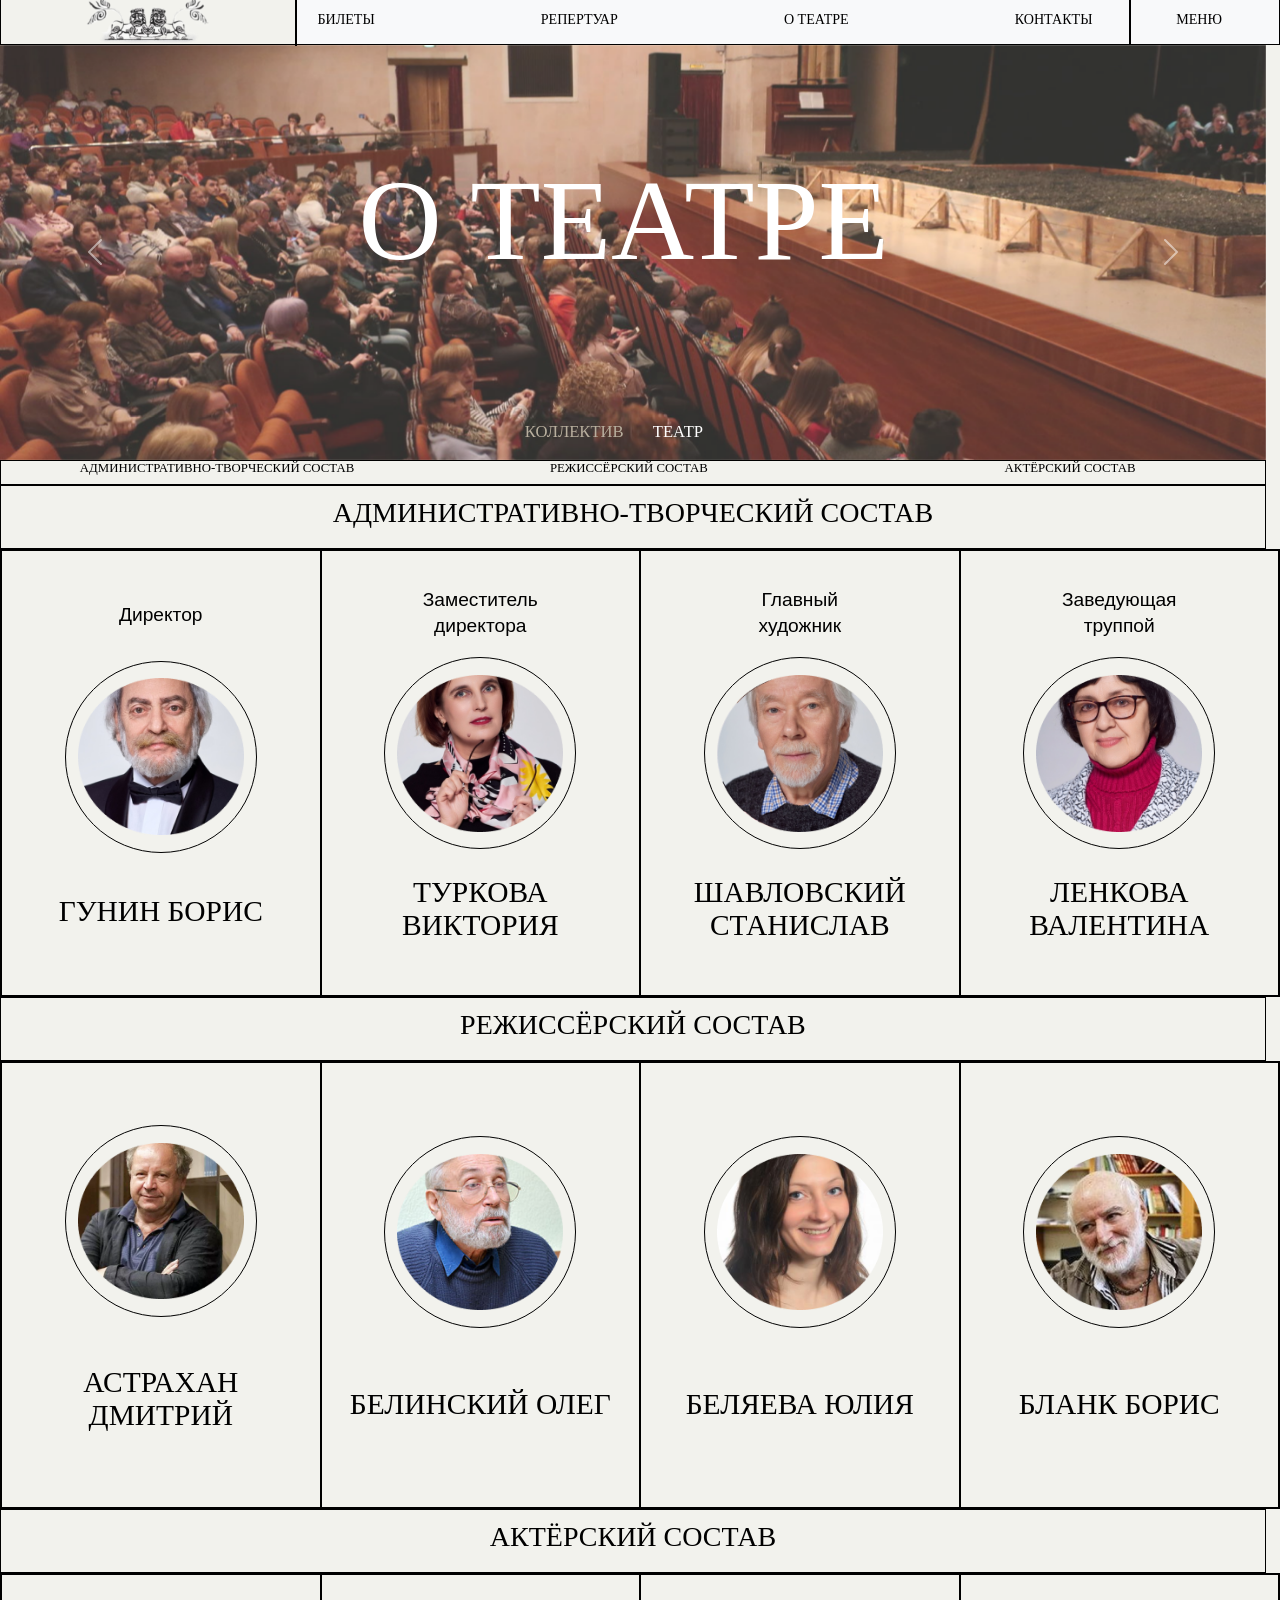
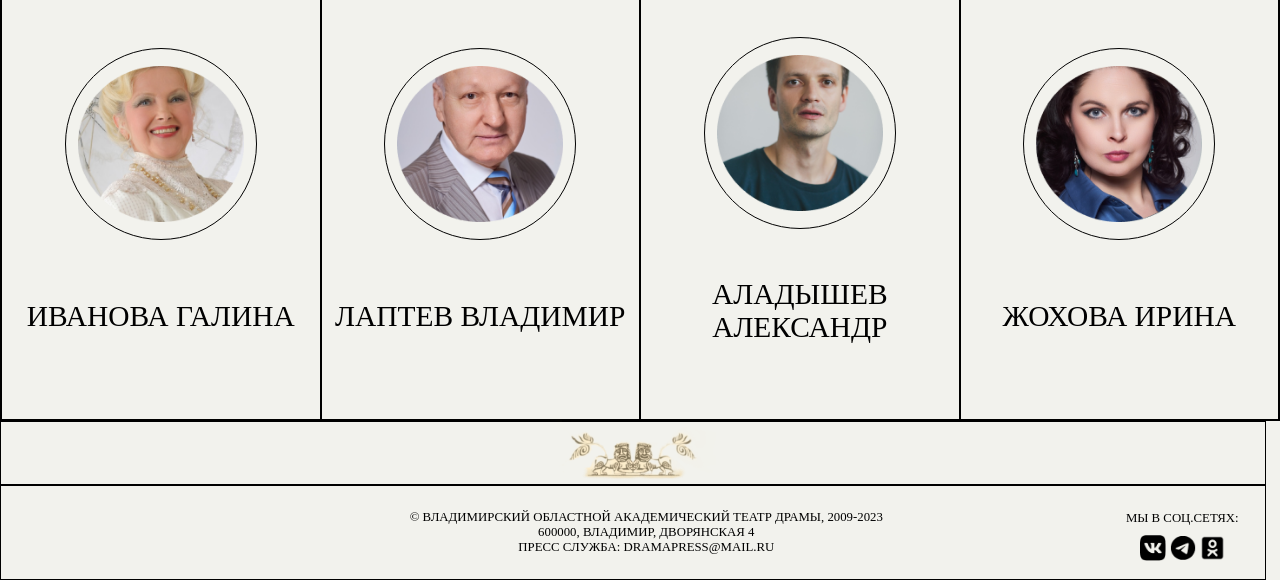
<file: collectiv.html>
<!DOCTYPE html>
<html lang="ru">
<head>
    <meta charset="utf-8">
    <meta name="viewport" content="width=device-width, initial-scale=1">
    <link href="https://cdn.jsdelivr.net/npm/bootstrap@5.0.2/dist/css/bootstrap.min.css" rel="stylesheet" integrity="sha384-EVSTQN3/azprG1Anm3QDgpJLIm9Nao0Yz1ztcQTwFspd3yD65VohhpuuCOmLASjC" crossorigin="anonymous">
    <title>О театре</title>
    <link rel="stylesheet" href="style_col.css">
</head>
<body>
    <div class="header">
        <div class="logo">
            <a class="navbar-brand" href="index.html">
                <img src="img/log.png" alt=""></a>
        </div>
        <div class="vetv1"></div>
        <nav class="navbar navbar-expand-lg bg-body-tertiary">
            <div class="container-fluid">
                <button class="navbar-toggler" type="button" data-bs-toggle="collapse" data-bs-target="#navbarNavAltMarkup" aria-controls="navbarNavAltMarkup" aria-expanded="false" aria-label="Меню">
                    <span class="navbar-toggler-icon"></span>
                </button>
                <div class="collapse navbar-collapse" id="navbarNavAltMarkup">
                    <div class="navbar-nav" style="width: 100%;">
                        <a class="nav-link active" aria-current="page" href="bilet.html">Билеты</a>
                        <a class="nav-link" href="repertuar.html">Репертуар</a>
                        <a class="nav-link" href="collectiv.html">О театре</a>
                        <a class="nav-link" href="contact.html">Контакты</a>
                    </div>
                </div>
                <div class="vetv2"></div>
                    <!-- Модальный -->
                    <div id="myModal" class="modal">

                    <!-- Модальное содержание -->
                        <div class="modal-content">
                            <div style="display: flex; width: 100%; height: 16.5%;">
                                <a href="index.html" style ="text-decoration: none; width: 80%;"><div style="border: 1px solid #000; width:100%; height: 100%; display:flex;align-items:center;"><p style="margin-left: 2%;">Главная</p></div></a>
                                <span class="close" style="border: 1px solid #000;" style ="text-decoration: none;"><p>Закрыть</p></span>
                            </div>
                            <div style="display: flex; width: 100%; height: 34%;">
                                <div style="width:80%;">
                                    <a href="bilet.html" style ="text-decoration: none; width: 100%;"><div style="border: 1px solid #000; height: 50%; display:flex;align-items:center;"><p style="margin-left: 2%;">Билеты</p></div></a>
                                    <a href="repertuar.html" style ="text-decoration: none; width: 100%;"><div style="border: 1px solid #000; height: 50%; display:flex;align-items:center;"><p style="margin-left: 2%;">Репертуар<p></div></a>
                                </div>
                                <a href="vosvrat.html" style ="text-decoration: none; width: 20%;"><div style="border: 1px solid #000; height: 100%; display:flex;align-items:center; justify-content: center; text-align: center;"><p>Возврат <br> билетов</p></div></a>
                            </div>
                            <div style="display: flex; width: 100%; height: 34%;">
                                <div style="width:80%;">
                                    <a href="collectiv.html" style ="text-decoration: none; width: 100%;"><div style="border: 1px solid #000; height: 50%; display:flex;align-items:center; "><p style="margin-left: 2%;">О театре</p></div></a>
                                    <a href="contact.html" style ="text-decoration: none; width: 100%;"><div style="border: 1px solid #000; height: 50%; display:flex;align-items:center;"><p style="margin-left: 2%;">Контакты</p></div></a>
                                </div>
                                <a href="parthner.html" style ="text-decoration: none; width: 20%;"><div style="border: 1px solid #000; height: 100%; display:flex;align-items:center; justify-content: center;"><p>Парнёры</p></div></a>
                            </div>
                            <a href="doc.html" style ="text-decoration: none; width: 100%; height: 16.5%;"><div style="border: 1px solid #000;height: 100%;display:flex;align-items:center; justify-content: center;"><p>Документация</p></div></a>
                        </div>

                    </div>
                    <!-- Конец кода модального окна меню -->
                    <div class="navbar-nav1">
                        <a class="nav-link" id="myBtn" href="#" data-bs-toggle="modal" data-bs-target="#exampleModal">Меню</a>
                    </div>
            </div>
        </nav>
    </div>
    </div>
    
    <div class="slii">
        <h style="position: absolute; top: 12vw; left: 28vw; color:white; z-index:100;">О театре</h>
        <a href="collectiv.html"><h1 style="position: absolute; top: 33vw; left: 41vw; z-index:100; color:#B8AF9E">Коллектив</h1></a>
        <a href="about.html"><h1 style="position: absolute; top: 33vw; left: 51vw; z-index:100;">Театр</h1></a>
        <div id="carouselExampleControls" class="carousel slide" data-bs-ride="carousel">
            <div class="carousel-inner" style="z-index:1; overflow: hidden;">
              <div class="carousel-item active">
                <img src="img/about.png" class="d-block w-100" alt="...">
                <div class="carousel-caption d-none d-md-block">
                </div>
              </div>
              <div class="carousel-item">
                <img src="img/about.png" class="d-block w-100" alt="...">
                <div class="carousel-caption d-none d-md-block">
                </div>
              </div>
              <div class="carousel-item">
                <img src="img/about.png" class="d-block w-100" alt="...">
                <div class="carousel-caption d-none d-md-block">
                </div>
              </div>
            </div>
            <button class="carousel-control-prev" type="button" data-bs-target="#carouselExampleControls"  data-bs-slide="prev">
                <span class="carousel-control-prev-icon" aria-hidden="true"></span>
                <span class="visually-hidden">Предыдущий</span>
            </button>
            <button class="carousel-control-next" type="button" data-bs-target="#carouselExampleControls"  data-bs-slide="next">
                <span class="carousel-control-next-icon" aria-hidden="true"></span>
                <span class="visually-hidden">Следующий</span>
            </button>
        </div>
    </div>
    

    <div class="sobb">
        <a href="#selection1" style="text-decoration: none; position: relative; left:-3%" ><h2>Административно-творческий состав</h2></a> 
        <a href="#selection2" style="text-decoration: none; position: relative; left:-6%"><h2>Режиссёрский состав</h2></a>
        <a href="#selection3" style="text-decoration: none; position: relative; left:-1%"><h2>Актёрский состав</h2></a>
    </div>
    <div class="sob1" id="selection1">
        <h3>Административно-творческий состав</h3>  
    </div>
    <div class="podsob">
            <div class="artist">
                <p3>Директор</p3>
                <div class="foto" style="position: relative; top:2vw">
                    <img src="img/гунин.png" alt="">
                </div>
                <div class ="text">
                    <p4>Гунин Борис</p4>
                </div>
            </div>
            <div class="artist">
                <p3>Заместитель <br> директора</p3>
                <div class="foto" style="position: relative; top:2vw">
                    <img src="img/туркова.png" alt="">
                </div>
                <div class ="text">
                    <p4>Туркова <br> Виктория</p4>
                </div>
            </div>
            <div class="artist">
                <p3>Главный <br> художник</p3>
                <div class="foto" style="position: relative; top:2vw">
                    <img src="img/шавловский.png" alt="">
                </div>
                <div class ="text">
                    <p4>Шавловский<br> Станислав</p4>
                </div>
            </div>
            <div class="artist">
                <p3>Заведующая <br> труппой</p3>
                <div class="foto" style="position: relative; top:2vw">
                    <img src="img/ленкова.png" alt="">
                </div>
                <div class ="text">
                    <p4>Ленкова <br> Валентина</p4>
                </div>
            </div>
    </div>
    <div class="sob1" id="selection2">
        <h3>Режиссёрский состав</h3>  
    </div>
    <div class="podsob">
            <div class="artist">
                <div class="foto" style="position: relative; top:2vw">
                    <img src="img/астрахан.png" alt="">
                </div>
                <div class ="text">
                    <p4>Астрахан <br> Дмитрий</p4>
                </div>
            </div>
            <div class="artist">
                <div class="foto" style="position: relative; top:2vw">
                    <img src="img/белинский.png" alt="">
                </div>
                <div class ="text">
                    <p4>Белинский Олег</p4>
                </div>
            </div>
            <div class="artist">
                <div class="foto" style="position: relative; top:2vw">
                    <img src="img/беляева.png" alt="">
                </div>
                <div class ="text">
                    <p4>Беляева Юлия</p4>
                </div>
            </div>
            <div class="artist">
                <div class="foto" style="position: relative; top:2vw">
                    <img src="img/бланк.png" alt="">
                </div>
                <div class ="text">
                    <p4>Бланк Борис</p4>
                </div>
            </div>
    </div>
    <div class="sob1" id="selection3">
        <h3>Актёрский состав</h3>  
    </div>
    <div class="podsob">
            <div class="artist">
                <div class="foto" style="position: relative; top:2vw">
                    <img src="img/Ellipse 19.png" alt="">
                </div>
                <div class ="text">
                    <p4>Иванова Галина</p4>
                </div>
            </div>
            <div class="artist">
                <div class="foto" style="position: relative; top:2vw">
                    <img src="img/лаптев.png" alt="">
                </div>
                <div class ="text">
                    <p4>Лаптев Владимир</p4>
                </div>
            </div>  
            <div class="artist">
                <div class="foto" style="position: relative; top:2vw">
                    <img src="img/аладышев.png" alt="">
                </div>
                <div class ="text">
                    <p4>Аладышев<br>Александр</p4>
                </div>
            </div>
            <div class="artist">
                <div class="foto" style="position: relative; top:2vw">
                    <img src="img/жохова.png" alt="">
                </div>
                <div class ="text">
                    <p4>Жохова Ирина</p4>
                </div>
            </div>
    </div>
    <div class="footer_up">
        <div class="logo_2">
            <img src="img/logo.png" alt="">
        </div>
    </div>
    <div class="footer_down">
        <div class="credit">
            <h7>© Владимирский областной академический  театр драмы, 2009-2023<br>
                600000, Владимир, дворянская 4<br>Пресс служба: dramapress@mail.ru<br></h7>
        </div>
        <div class="svz">
            <h8>Мы в соц.сетях:</h8>
            <div class = "icons">
                <a class ="ic" href="https://vk.com/vladimir_drama33"><img src="img/vk.png" alt=""></a>
                <a class ="ic" href="https://t.me/vladimir_drama"><img src="img/tg.png" alt=""></a>
                <a class ="ic" href="https://ok.ru/group/70000002276220"><img src="img/okru.png" alt=""></a>
            </div>
        </div>
    </div>
    <button class="arrow-button" onclick="scrollToTop()" style="position: fixed; bottom: 4vw; right: 1vw;">&#8679;</button>
    <script src="https://cdn.jsdelivr.net/npm/bootstrap@5.0.2/dist/js/bootstrap.bundle.min.js" integrity="sha384-MrcW6ZMFYlzcLA8Nl+NtUVF0sA7MsXsP1UyJoMp4YLEuNSfAP+JcXn/tWtIaxVXM" crossorigin="anonymous"></script>
    
    <script>
        var myCarousel = document.querySelector('#myCarousel')
        var carousel = new bootstrap.Carousel(myCarousel, {
        interval: 0.00001,
        wrap: false
        })
    </script>

    <script>
        window.addEventListener('scroll', function() {
        var button = document.querySelector('.arrow-button');
        if (window.scrollY > 100) { // кнопка появляется, когда прокручено более 100 пикселей
            button.style.display = 'block'; // отображаем кнопку
        } else {
            button.style.display = 'none'; // скрываем кнопку
        }
        });
        function scrollToTop() {
        window.scrollTo({
            top: 0,
            behavior: "smooth" // добавляем плавность прокрутке
        });
    }
    </script>
    <script>
        // Получить модальный
        var modal = document.getElementById("myModal");

        // Получить кнопку, которая открывает модальный
        var btn = document.getElementById("myBtn");

        // Получить элемент <span>, который закрывает модальный
        var span = document.getElementsByClassName("close")[0];

        // Когда пользователь нажимает на кнопку, откройте модальный
        btn.onclick = function() {
        modal.style.display = "block";
        }

        // Когда пользователь нажимает на <span> (x), закройте модальное окно
        span.onclick = function() {
        modal.style.display = "none";
        }

        // Когда пользователь щелкает в любом месте за пределами модального, закройте его
        window.onclick = function(event) {
        if (event.target == modal) {
            modal.style.display = "none";
        }
        }     
    </script>
</body>
</html>
</file>
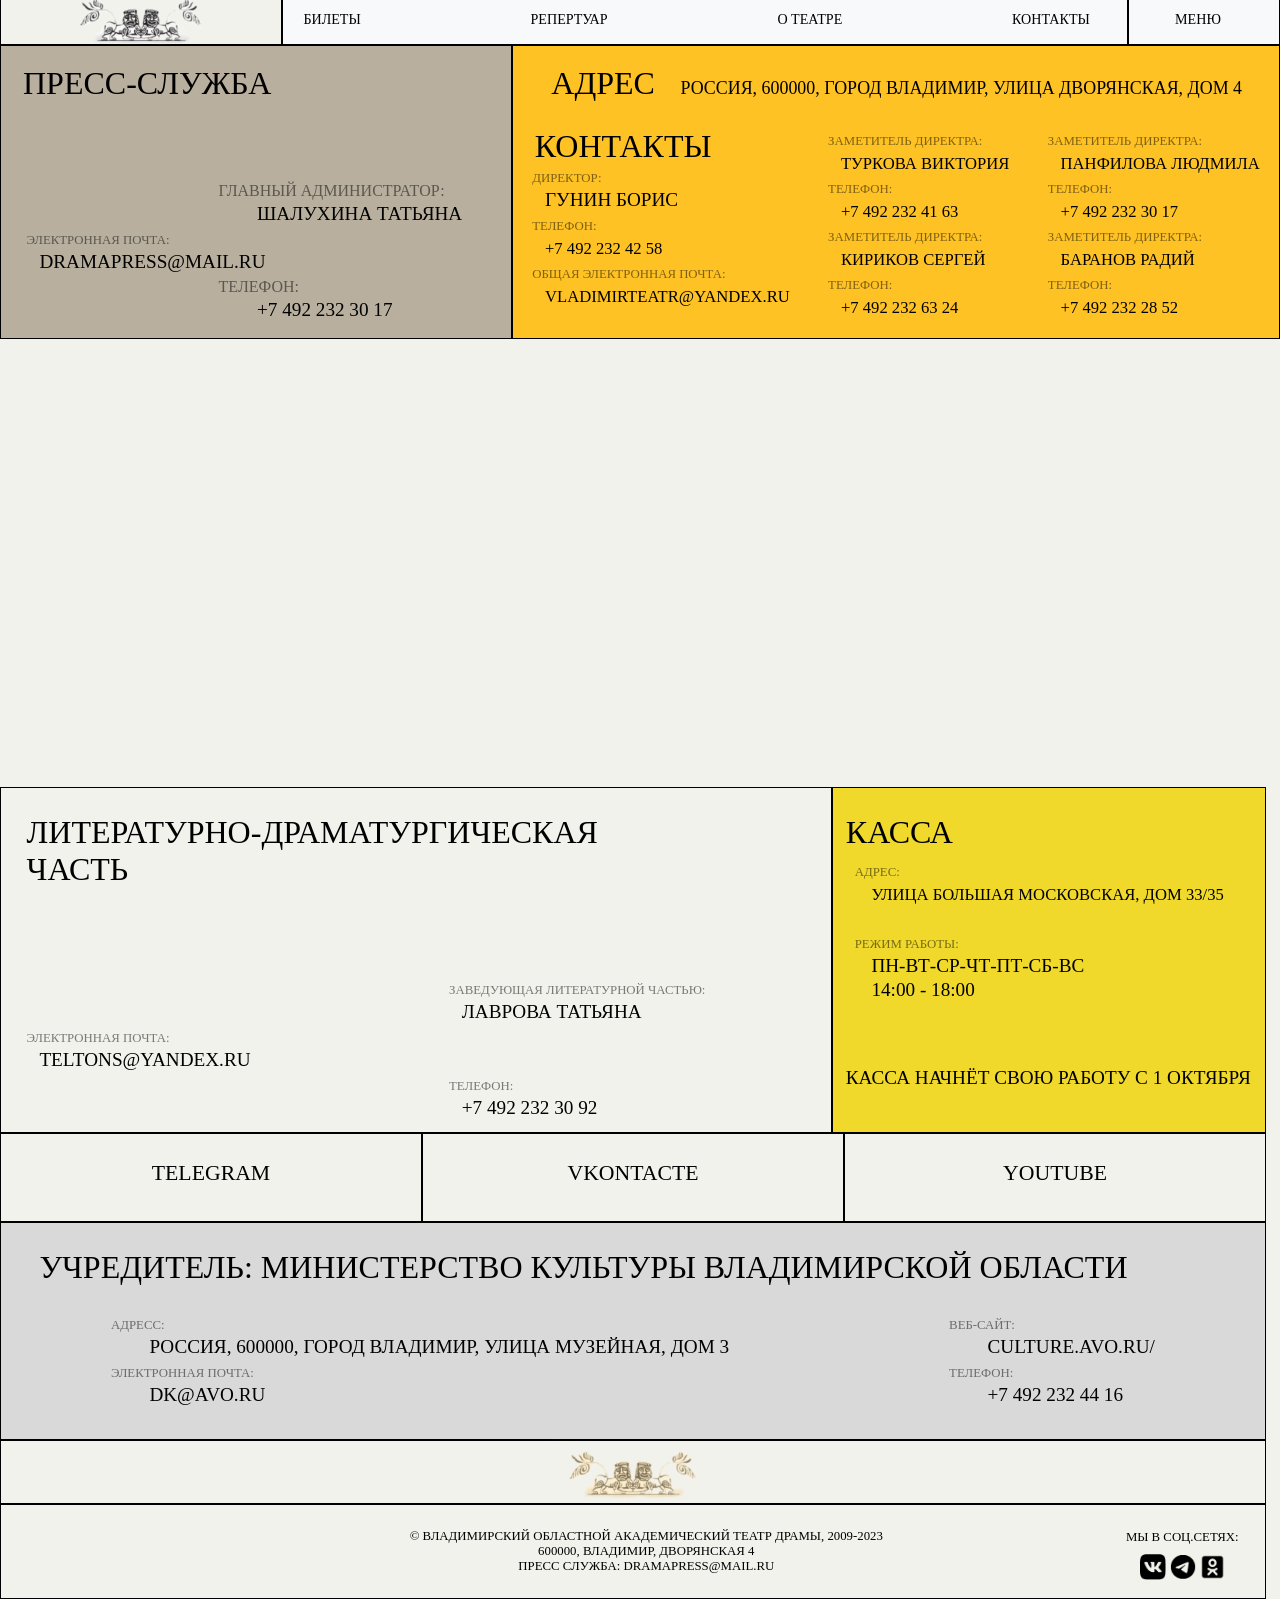
<file: contact.html>
<!DOCTYPE html>
<html lang="ru">
<head>
    <meta charset="utf-8">
    <meta name="viewport" content="width=device-width, initial-scale=1">
    <link href="https://cdn.jsdelivr.net/npm/bootstrap@5.0.2/dist/css/bootstrap.min.css" rel="stylesheet" integrity="sha384-EVSTQN3/azprG1Anm3QDgpJLIm9Nao0Yz1ztcQTwFspd3yD65VohhpuuCOmLASjC" crossorigin="anonymous">
    <title>Контакты</title>
    <link rel="stylesheet" href="style_contact.css">
</head>
<body>
    <div style="position: fixed; margin-top: -4%; width: 100%; ">
        <div class="header">
            <div class="logo">
                <a class="navbar-brand" href="index.html">
                    <img src="img/log.png" alt=""></a>
            </div>
            <div class="vetv1"></div>
            <nav class="navbar navbar-expand-lg bg-body-tertiary">
                <div class="container-fluid">
                    <button class="navbar-toggler" type="button" data-bs-toggle="collapse" data-bs-target="#navbarNavAltMarkup" aria-controls="navbarNavAltMarkup" aria-expanded="false" aria-label="Меню">
                        <span class="navbar-toggler-icon"></span>
                    </button>
                    <div class="collapse navbar-collapse" id="navbarNavAltMarkup">
                        <div class="navbar-nav" style="width: 100%;">
                            <a class="nav-link active" aria-current="page" href="bilet.html">Билеты</a>
                            <a class="nav-link" href="repertuar.html">Репертуар</a>
                            <a class="nav-link" href="collectiv.html">О театре</a>
                            <a class="nav-link" href="contact.html">Контакты</a>
                        </div>
                    </div>
                    <div class="vetv2"></div>
                    <!-- Модальный -->
                    <div id="myModal" class="modal">

                    <!-- Модальное содержание -->
                        <div class="modal-content">
                            <div style="display: flex; width: 100%; height: 16.5%;">
                                <a href="index.html" style ="text-decoration: none; width: 80%;"><div style="border: 1px solid #000; width:100%; height: 100%; display:flex;align-items:center;"><p style="margin-left: 2%;">Главная</p></div></a>
                                <span class="close" style="border: 1px solid #000;" style ="text-decoration: none;"><p>Закрыть</p></span>
                            </div>
                            <div style="display: flex; width: 100%; height: 34%;">
                                <div style="width:80%;">
                                    <a href="bilet.html" style ="text-decoration: none; width: 100%;"><div style="border: 1px solid #000; height: 50%; display:flex;align-items:center;"><p style="margin-left: 2%;">Билеты</p></div></a>
                                    <a href="repertuar.html" style ="text-decoration: none; width: 100%;"><div style="border: 1px solid #000; height: 50%; display:flex;align-items:center;"><p style="margin-left: 2%;">Репертуар<p></div></a>
                                </div>
                                <a href="vosvrat.html" style ="text-decoration: none; width: 20%;"><div style="border: 1px solid #000; height: 100%; display:flex;align-items:center; justify-content: center; text-align: center;"><p>Возврат <br> билетов</p></div></a>
                            </div>
                            <div style="display: flex; width: 100%; height: 34%;">
                                <div style="width:80%;">
                                    <a href="collectiv.html" style ="text-decoration: none; width: 100%;"><div style="border: 1px solid #000; height: 50%; display:flex;align-items:center; "><p style="margin-left: 2%;">О театре</p></div></a>
                                    <a href="contact.html" style ="text-decoration: none; width: 100%;"><div style="border: 1px solid #000; height: 50%; display:flex;align-items:center;"><p style="margin-left: 2%;">Контакты</p></div></a>
                                </div>
                                <a href="parthner.html" style ="text-decoration: none; width: 20%;"><div style="border: 1px solid #000; height: 100%; display:flex;align-items:center; justify-content: center;"><p>Парнёры</p></div></a>
                            </div>
                            <a href="doc.html" style ="text-decoration: none; width: 100%; height: 16.5%;"><div style="border: 1px solid #000;height: 100%;display:flex;align-items:center; justify-content: center;"><p>Документация</p></div></a>
                        </div>

                    </div>
                    <!-- Конец кода модального окна меню -->
                    <div class="navbar-nav1">
                        <a class="nav-link" id="myBtn" href="#" data-bs-toggle="modal" data-bs-target="#exampleModal">Меню</a>
                    </div>
                </div>
            </nav>
        </div>
        </div>
    <div class="block1">
    <div class="podblock">
        <h4>Пресс-служба</h4>
        <div class="text">
            <h10>Главный администратор:</h10><br>
            <h10 class="name">Шалухина татьяна</h10>
            <h0>Электронная почта:</h0><br>
            <h0 class ="email">dramapress@mail.ru</h0>
            <h10>Телефон:</h10><br>
            <h10 class="number">+7 492 232 30 17</h10>
        </div>
    </div>
    <div class="podblock1">
        <div class="adress">
            <h20 class="zagolovok">Адрес</h20>
            <h12>Россия, 600000, город Владимир, улица Дворянская, дом 4</h12>
        </div>
        <div class="contener">
            <div class="stolbic1">
                <h20>Контакты</h20><br>
                <h13>Директор:</h13><br>
                <h13 class="name1">Гунин Борис</h13><br>
                <h13>Телефон:</h13><br>
                <h13 class="number1">+7 492 232 42 58</h13><br>
                <h13>Общая электронная почта:</h13><br>
                <h13 class ="email1">vladimirteatr@yandex.ru</h13>
            </div>
            <div class="stolbic2">
                <h14>Заметитель директра:</h14><br>
                <h14 class="name2">Туркова виктория</h14><br>
                <h14>Телефон:</h14><br>
                <h14 class="number2">+7 492 232 41 63</h14><br>
                <h14>Заметитель директра:</h14><br>
                <h14 class="name2">кириков сергей</h13><br>
                <h14>Телефон:</h14><br>
                <h14 class="number2">+7 492 232 63 24</h14><br>
            </div>
            <div class="stolbic3">
                <h15>Заметитель директра:</h15><br>
                <h15 class="name3">Панфилова людмила</h15><br>
                <h15>Телефон:</h15><br>
                <h15 class="number3">+7 492 232 30 17</h15><br>
                <h15>Заметитель директра:</h15><br>
                <h15 class="name3">Баранов радий</h15><br>
                <h15>Телефон:</h15><br>
                <h15 class="number3">+7 492 232 28 52</h15><br>
            </div>
        </div>
    </div>
    </div>
    <div class="carta">
        <script type="text/javascript" charset="utf-8" async src="https://api-maps.yandex.ru/services/constructor/1.0/js/?um=constructor%3Aa28827a5b318a6d7848d9f78b942cb61ac443443fbe8146b757d47e88fc2b30a&amp;width=876vw&amp;height=464vw&amp;lang=ru_RU&amp;scroll=true"></script>
    </div>
    <div class="block2">
        <div class="podblock_">
            <h1>Литературно-драматургическая <br> часть</h1>
            <div class="text2">
                <h16>Заведующая литературной частью:</h16><br>
                <h16 class="name4">Лаврова татьяна</h16><br>
                <h17>Электронная почта:</h17><br>
                <h17 class ="email4">teltons@yandex.ru</h17><br>
                <h16>Телефон:</h16><br>
                <h16 class="number4">+7 492 232 30 92</h16>
            </div>
        </div>
        <div class="podblock_1">
            <h3>Касса</h3>
            <div class="text3">
                <h18>Адрес:</h18><br>
                <h10 class="address">улица Большая Московская, дом 33/35</h10><br><br>
                <h18>Режим работы:</h18><br>
                <h0 class ="time">пн-вт-ср-чт-пт-сб-вс</h0><br>
                <h0 class ="time">14:00 - 18:00</h0><br>
                <div class="news">
                    <h19>касса начнёт свою работу с 1 октября</h19>
                </div>
            </div>
        </div>
        </div>
    </div>
    <div class="block3">
        <div class="tel">
            <h2><a class="link" href="https://t.me/vladimir_drama">Telegram</a></h2>
        </div>
        <div class="vk">
            <h2><a class="link" href="https://vk.com/vladimir_drama33">Vkontacte</a></h2>
        </div>
        <div class="yut">
            <h2><a class="link" href="https://www.youtube.com/@vladimirdrama33/videos">Youtube</a></h2>
        </div>
    </div>
    <div class="block4">
        <h6>учредитель: Министерство культуры владимирской области</h6>
        <div class="contener1">
            <div class="stolb1">
                <h13>Адресс:</h13><br>
                <h20 class="min">Россия, 600000, город Владимир, улица Музейная, дом 3</h20><br>
                <h13>Электронная почта:</h13><br>
                <h20 class ="email">dk@avo.ru</h20>
            </div>
            <div class="stolb2">
                <h14>Веб-сайт:</h14><br>
                <h21 class="webs"><a class="web" href="Culture.AVO.ru/">Culture.AVO.ru/</a><br></h21>
                <h14>Телефон:</h14><br>
                <h21 class="number6">+7 492 232 44 16</h21>
            </div>
        </div>
    </div>
    <div class="footer_up">
        <div class="logo_2">
            <img src="logo.png" alt="">
        </div>
    </div>
    <div class="footer_down">
        <div class="credit">
            <h7>© Владимирский областной академический  театр драмы, 2009-2023<br>
                600000, Владимир, дворянская 4<br>Пресс служба: dramapress@mail.ru<br></h7>
        </div>
        <div class="svz">
            <h8>Мы в соц.сетях:</h8>
            <div class = "icons">
                <a class ="ic" href="https://vk.com/vladimir_drama33"><img src="img/vk.png" alt=""></a>
                <a class ="ic" href="https://t.me/vladimir_drama"><img src="img/tg.png" alt=""></a>
                <a class ="ic" href="https://ok.ru/group/70000002276220"><img src="img/okru.png" alt=""></a>
            </div>
        </div>
    </div>
    <button class="arrow-button" onclick="scrollToTop()" style="position: fixed; bottom: 2vw; right: 1vw;">&#8679;</button>
    <script src="https://cdn.jsdelivr.net/npm/bootstrap@5.0.2/dist/js/bootstrap.bundle.min.js" integrity="sha384-MrcW6ZMFYlzcLA8Nl+NtUVF0sA7MsXsP1UyJoMp4YLEuNSfAP+JcXn/tWtIaxVXM" crossorigin="anonymous"></script>
    
    <script>
        window.addEventListener('scroll', function() {
        var button = document.querySelector('.arrow-button');
        if (window.scrollY > 100) { // кнопка появляется, когда прокручено более 100 пикселей
            button.style.display = 'block'; // отображаем кнопку
        } else {
            button.style.display = 'none'; // скрываем кнопку
        }
        });
        function scrollToTop() {
        window.scrollTo({
            top: 0,
            behavior: "smooth" // добавляем плавность прокрутке
        });
    }
    </script>
        <script>
            // Получить модальный
            var modal = document.getElementById("myModal");
    
            // Получить кнопку, которая открывает модальный
            var btn = document.getElementById("myBtn");
    
            // Получить элемент <span>, который закрывает модальный
            var span = document.getElementsByClassName("close")[0];
    
            // Когда пользователь нажимает на кнопку, откройте модальный
            btn.onclick = function() {
            modal.style.display = "block";
            }
    
            // Когда пользователь нажимает на <span> (x), закройте модальное окно
            span.onclick = function() {
            modal.style.display = "none";
            }
    
            // Когда пользователь щелкает в любом месте за пределами модального, закройте его
            window.onclick = function(event) {
            if (event.target == modal) {
                modal.style.display = "none";
            }
            }     
        </script>
</body>
</html>
</file>
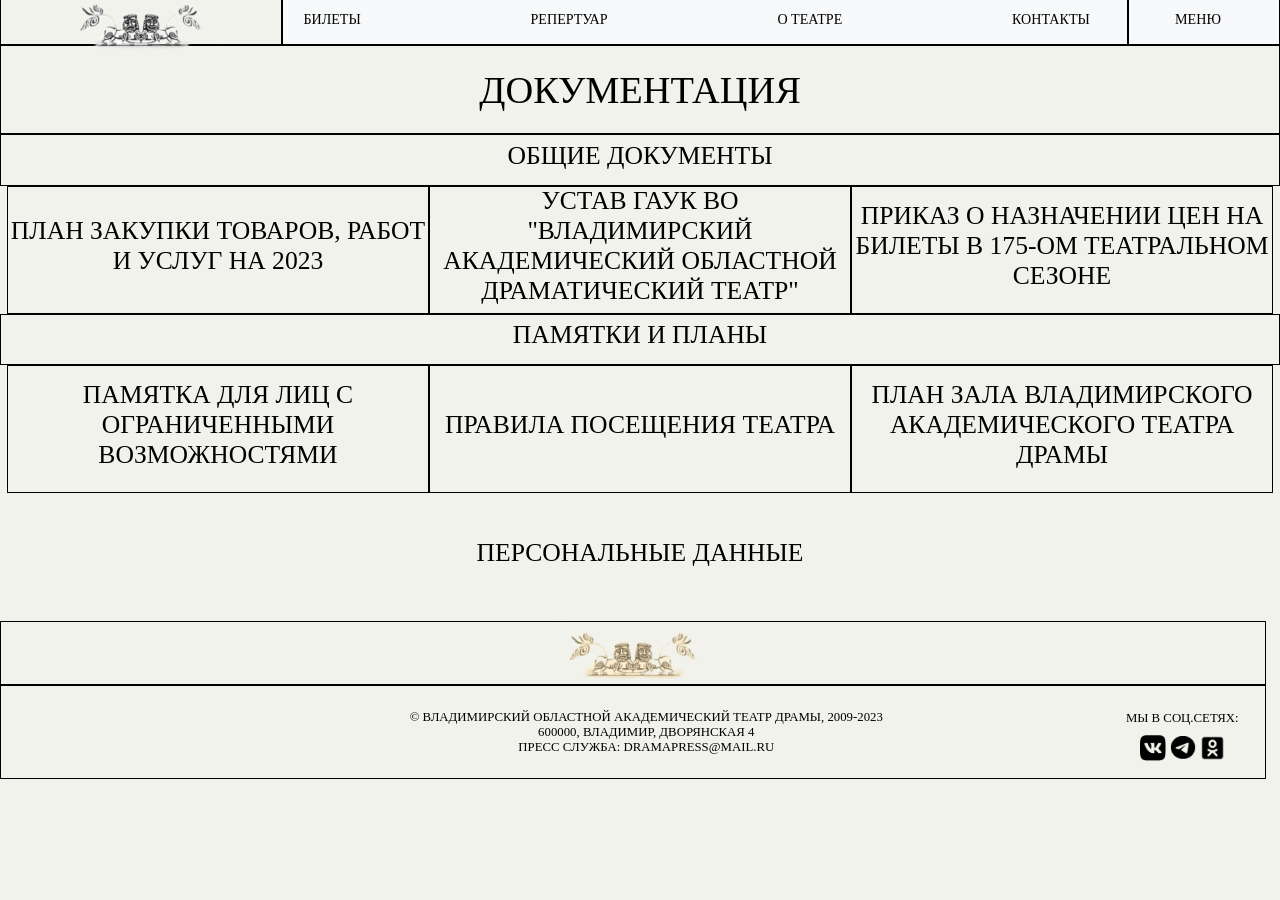
<file: doc.html>
<!DOCTYPE html>
<html lang="ru">
<head>
    <meta charset="utf-8">
    <meta name="viewport" content="width=device-width, initial-scale=1">
    <link href="https://cdn.jsdelivr.net/npm/bootstrap@5.0.2/dist/css/bootstrap.min.css" rel="stylesheet" integrity="sha384-EVSTQN3/azprG1Anm3QDgpJLIm9Nao0Yz1ztcQTwFspd3yD65VohhpuuCOmLASjC" crossorigin="anonymous">
    <title>Документация</title>
    <link rel="stylesheet" href="style_doc.css">
</head>
<body>
    <div class="header">
        <div class="logo">
            <a class="navbar-brand" href="index.html"><img src="img/log.png" alt=""></a></div>
        <div class="vetv1"></div>
        <nav class="navbar navbar-expand-lg bg-body-tertiary">
            <div class="container-fluid">
                <button class="navbar-toggler" type="button" data-bs-toggle="collapse" data-bs-target="#navbarNavAltMarkup" aria-controls="navbarNavAltMarkup" aria-expanded="false" aria-label="Меню">
                    <span class="navbar-toggler-icon"></span>
                </button>
                <div class="collapse navbar-collapse" id="navbarNavAltMarkup">
                    <div class="navbar-nav" style="width: 100%;">
                        <a class="nav-link active" aria-current="page" href="bilet.html">Билеты</a>
                        <a class="nav-link" href="repertuar.html">Репертуар</a>
                        <a class="nav-link" href="collectiv.html">О театре</a>
                        <a class="nav-link" href="contact.html">Контакты</a>
                    </div>
                </div>
                <div class="vetv2"></div>
                    <!-- Модальный -->
                    <div id="myModal" class="modal">
                        <!-- Модальное содержание -->
                        <div class="modal-content">
                            <div style="display: flex; width: 100%; height: 16.5%;">
                                <a href="index.html" style ="text-decoration: none; width: 80%;"><div style="border: 1px solid #000; width:100%; height: 100%; display:flex;align-items:center;"><p style="margin-left: 2%;">Главная</p></div></a>
                                <span class="close" style="border: 1px solid #000;" style ="text-decoration: none;"><p>Закрыть</p></span>
                            </div>
                            <div style="display: flex; width: 100%; height: 34%;">
                                <div style="width:80%;">
                                    <a href="bilet.html" style ="text-decoration: none; width: 100%;"><div style="border: 1px solid #000; height: 50%; display:flex;align-items:center;"><p style="margin-left: 2%;">Билеты</p></div></a>
                                    <a href="repertuar.html" style ="text-decoration: none; width: 100%;"><div style="border: 1px solid #000; height: 50%; display:flex;align-items:center;"><p style="margin-left: 2%;">Репертуар<p></div></a>
                                </div>
                                <a href="vosvrat.html" style ="text-decoration: none; width: 20%;"><div style="border: 1px solid #000; height: 100%; display:flex;align-items:center; justify-content: center; text-align: center;"><p>Возврат <br> билетов</p></div></a>
                            </div>
                            <div style="display: flex; width: 100%; height: 34%;">
                                <div style="width:80%;">
                                    <a href="collectiv.html" style ="text-decoration: none; width: 100%;"><div style="border: 1px solid #000; height: 50%; display:flex;align-items:center; "><p style="margin-left: 2%;">О театре</p></div></a>
                                    <a href="contact.html" style ="text-decoration: none; width: 100%;"><div style="border: 1px solid #000; height: 50%; display:flex;align-items:center;"><p style="margin-left: 2%;">Контакты</p></div></a>
                                </div>
                                <a href="parthner.html" style ="text-decoration: none; width: 20%;"><div style="border: 1px solid #000; height: 100%; display:flex;align-items:center; justify-content: center;"><p>Парнёры</p></div></a>
                            </div>
                            <a href="doc.html" style ="text-decoration: none; width: 100%; height: 16.5%;"><div style="border: 1px solid #000;height: 100%;display:flex;align-items:center; justify-content: center;"><p>Документация</p></div></a>
                        </div>

                    </div>
                    <!-- Конец кода модального окна меню -->
                    <div class="navbar-nav1">
                        <a class="nav-link" id="myBtn" href="#" data-bs-toggle="modal" data-bs-target="#exampleModal">Меню</a>
                    </div>
            </div>
        </nav>
    </div>
    <!-- основа -->
    <div class="telo">
        <h>Документация</h>
    </div>
    <div class="telo2"><h1>Общие документы</h1></div>
    <div class="telo3">
        <a href="https://disk.yandex.ru/i/h42iRCiBWIPNbw" style="text-decoration: none;"><div class="tel">
            <h1>План закупки товаров, работ и услуг на 2023</h1>
        </div></a>
        <a href="https://disk.yandex.ru/i/0kmN7tU1RNYYOQ" style="text-decoration: none;"><div class="vk">
            <h1>УСТАВ ГАУК ВО "Владимирский академический областной драматический театр"</h1>
        </div></a>
        <a href="https://www.dramavladimir.ru/uploads/DOC/Prikaz0923.jpg" style="text-decoration: none;"><div class="yut">
            <h1>Приказ о назначении цен на билеты в 175-ом театральном сезоне</h1>
        </div></a>
    </div>
    <div class="telo2"><h1>Памятки и планы</h1></div>
    <div class="telo3">
        <a href="https://www.dramavladimir.ru/uploads/INFO_PLAKAT_1.jpg" style="text-decoration: none;"><div class="tel">
            <h1>Памятка для лиц с ограниченными возможностями</h1>
        </div></a>
        <a href="https://www.dramavladimir.ru/uploads/pravila.jpg" style="text-decoration: none;"><div class="vk">
            <h1>Правила посещения театра</h1>
        </div></a>
        <a href="https://www.dramavladimir.ru/uploads/DOC/shema01.jpg" style="text-decoration: none;"><div class="yut">
            <h1>План зала Владимирского академического театра драмы</h1>
        </div></a>
    </div>
    <a href="https://www.dramavladimir.ru/about-theater/official-documents/personal-data/3731-personal-data-protection" style="text-decoration: none;"><div class="telo3"><h1>Персональные данные</h1></div></a>
    <div class="footer_up">
        <div class="logo_2">
            <img src="img/logo.png" alt="">
        </div>
    </div>
    <div class="footer_down">
        <div class="credit">
            <h7>© Владимирский областной академический  театр драмы, 2009-2023<br>
                600000, Владимир, дворянская 4<br>Пресс служба: dramapress@mail.ru<br></h7>
        </div>
        <div class="svz">
            <h8>Мы в соц.сетях:</h8>
            <div class = "icons">
                <a class ="ic" href="https://vk.com/vladimir_drama33"><img src="img/vk.png" alt=""></a>
                <a class ="ic" href="https://t.me/vladimir_drama"><img src="img/tg.png" alt=""></a>
                <a class ="ic" href="https://ok.ru/group/70000002276220"><img src="img/okru.png" alt=""></a>
            </div>
        </div>
    </div>
    </footer>   
    <button class="arrow-button" onclick="scrollToTop()" style="position: fixed; bottom: 4vw; right: 1vw; z-index: 10000;">&#8679;</button>
    <script src="https://cdn.jsdelivr.net/npm/bootstrap@5.0.2/dist/js/bootstrap.bundle.min.js" integrity="sha384-MrcW6ZMFYlzcLA8Nl+NtUVF0sA7MsXsP1UyJoMp4YLEuNSfAP+JcXn/tWtIaxVXM" crossorigin="anonymous"></script>

    <script>
        window.addEventListener('scroll', function() {
        var button = document.querySelector('.arrow-button');
        if (window.scrollY > 100) { // кнопка появляется, когда прокручено более 100 пикселей
            button.style.display = 'block'; // отображаем кнопку
        } else {
            button.style.display = 'none'; // скрываем кнопку
        }
        });
        function scrollToTop() {
        window.scrollTo({
            top: 0,
            behavior: "smooth" // добавляем плавность прокрутке
        });
    }
    </script>
        <script>
            // Получить модальный
            var modal = document.getElementById("myModal");
    
            // Получить кнопку, которая открывает модальный
            var btn = document.getElementById("myBtn");
    
            // Получить элемент <span>, который закрывает модальный
            var span = document.getElementsByClassName("close")[0];
    
            // Когда пользователь нажимает на кнопку, откройте модальный
            btn.onclick = function() {
            modal.style.display = "block";
            }
    
            // Когда пользователь нажимает на <span> (x), закройте модальное окно
            span.onclick = function() {
            modal.style.display = "none";
            }
    
            // Когда пользователь щелкает в любом месте за пределами модального, закройте его
            window.onclick = function(event) {
            if (event.target == modal) {
                modal.style.display = "none";
            }
            }     
        </script>
</body>
</html>
</file>
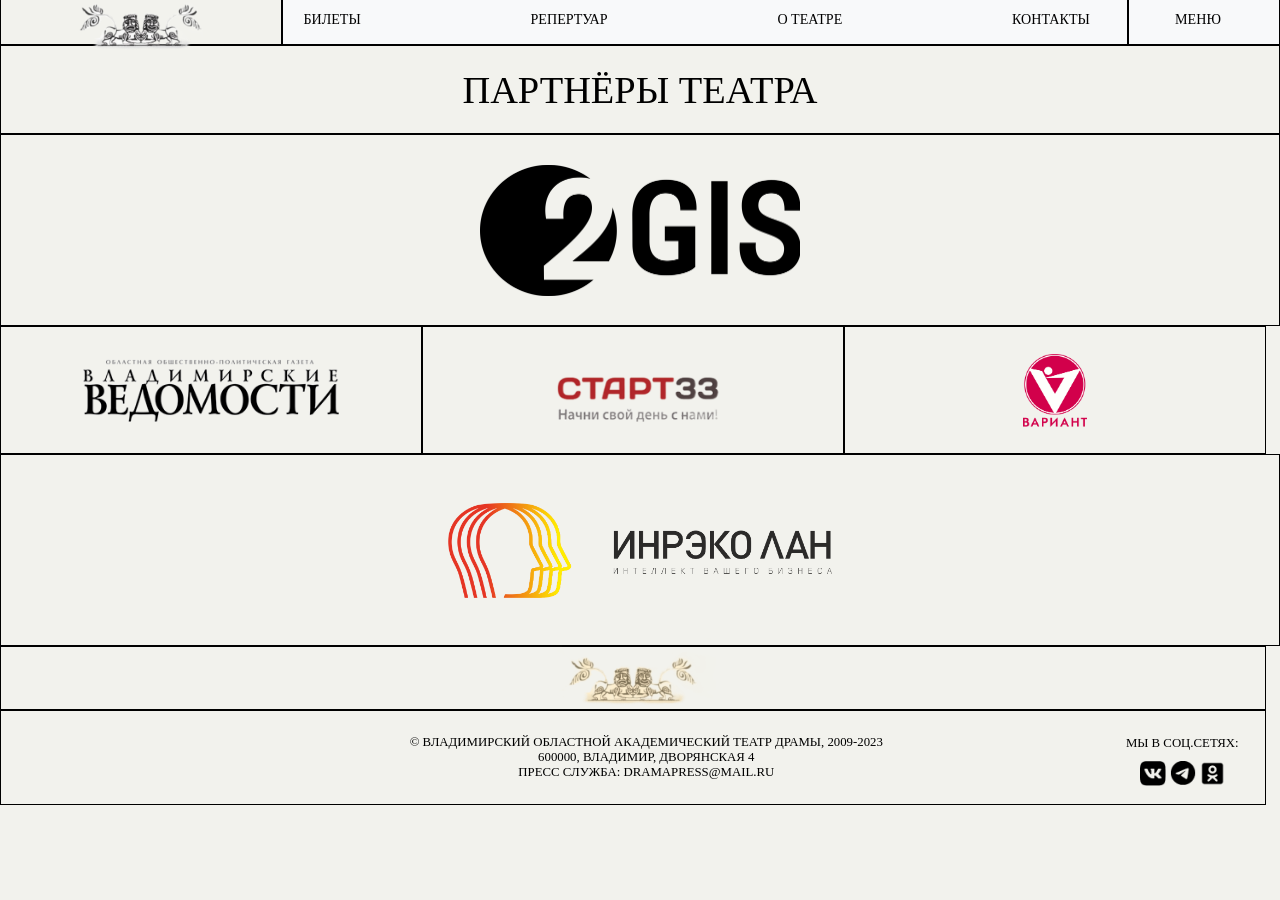
<file: parthner.html>
<!DOCTYPE html>
<html lang="ru">
<head>
    <meta charset="utf-8">
    <meta name="viewport" content="width=device-width, initial-scale=1">
    <link href="https://cdn.jsdelivr.net/npm/bootstrap@5.0.2/dist/css/bootstrap.min.css" rel="stylesheet" integrity="sha384-EVSTQN3/azprG1Anm3QDgpJLIm9Nao0Yz1ztcQTwFspd3yD65VohhpuuCOmLASjC" crossorigin="anonymous">
    <title>Партнёры</title>
    <link rel="stylesheet" href="style_parthner.css">
</head>
<body>
    <div class="header">
        <div class="logo">
            <a class="navbar-brand" href="index.html"><img src="img/log.png" alt=""></a></div>
        <div class="vetv1"></div>
        <nav class="navbar navbar-expand-lg bg-body-tertiary">
            <div class="container-fluid">
                <button class="navbar-toggler" type="button" data-bs-toggle="collapse" data-bs-target="#navbarNavAltMarkup" aria-controls="navbarNavAltMarkup" aria-expanded="false" aria-label="Меню">
                    <span class="navbar-toggler-icon"></span>
                </button>
                <div class="collapse navbar-collapse" id="navbarNavAltMarkup">
                    <div class="navbar-nav" style="width: 100%;">
                        <a class="nav-link active" aria-current="page" href="bilet.html">Билеты</a>
                        <a class="nav-link" href="repertuar.html">Репертуар</a>
                        <a class="nav-link" href="collectiv.html">О театре</a>
                        <a class="nav-link" href="contact.html">Контакты</a>
                    </div>
                </div>
                <div class="vetv2"></div>
                    <!-- Модальный -->
                    <div id="myModal" class="modal">
                        <!-- Модальное содержание -->
                        <div class="modal-content">
                            <div style="display: flex; width: 100%; height: 16.5%;">
                                <a href="index.html" style ="text-decoration: none; width: 80%;"><div style="border: 1px solid #000; width:100%; height: 100%; display:flex;align-items:center;"><p style="margin-left: 2%;">Главная</p></div></a>
                                <span class="close" style="border: 1px solid #000;" style ="text-decoration: none;"><p>Закрыть</p></span>
                            </div>
                            <div style="display: flex; width: 100%; height: 34%;">
                                <div style="width:80%;">
                                    <a href="bilet.html" style ="text-decoration: none; width: 100%;"><div style="border: 1px solid #000; height: 50%; display:flex;align-items:center;"><p style="margin-left: 2%;">Билеты</p></div></a>
                                    <a href="repertuar.html" style ="text-decoration: none; width: 100%;"><div style="border: 1px solid #000; height: 50%; display:flex;align-items:center;"><p style="margin-left: 2%;">Репертуар<p></div></a>
                                </div>
                                <a href="vosvrat.html" style ="text-decoration: none; width: 20%;"><div style="border: 1px solid #000; height: 100%; display:flex;align-items:center; justify-content: center; text-align: center;"><p>Возврат <br> билетов</p></div></a>
                            </div>
                            <div style="display: flex; width: 100%; height: 34%;">
                                <div style="width:80%;">
                                    <a href="collectiv.html" style ="text-decoration: none; width: 100%;"><div style="border: 1px solid #000; height: 50%; display:flex;align-items:center; "><p style="margin-left: 2%;">О театре</p></div></a>
                                    <a href="contact.html" style ="text-decoration: none; width: 100%;"><div style="border: 1px solid #000; height: 50%; display:flex;align-items:center;"><p style="margin-left: 2%;">Контакты</p></div></a>
                                </div>
                                <a href="parthner.html" style ="text-decoration: none; width: 20%;"><div style="border: 1px solid #000; height: 100%; display:flex;align-items:center; justify-content: center;"><p>Парнёры</p></div></a>
                            </div>
                            <a href="doc.html" style ="text-decoration: none; width: 100%; height: 16.5%;"><div style="border: 1px solid #000;height: 100%;display:flex;align-items:center; justify-content: center;"><p>Документация</p></div></a>
                        </div>

                    </div>
                    <!-- Конец кода модального окна меню -->
                    <div class="navbar-nav1">
                        <a class="nav-link" id="myBtn" href="#" data-bs-toggle="modal" data-bs-target="#exampleModal">Меню</a>
                    </div>
            </div>
        </nav>
    </div>
    <!-- основа -->
    <div class="telo">
        <h>Партнёры театра</h>
    </div>
    <div class="telo2"><a href="https://2gis.ru/vladimir"><img src="img/ту гис.png" alt="" style="width: 25vw;"></div>
    <div class="telo3">
        <div class="tel">
            <a href="https://vedom.ru/"><img src="img/vedom.png" alt="" style="width: 20vw;"></a>
        </div>
        <div class="vk">
            <a href="https://start33.ru/"><img src="img/startt.png" alt="" style="width:15vw;"></a>
        </div>
        <div class="yut">
            <a href="https://variant33.ru/"><img src="img/variant-v.png" alt="" style="width: 5vw;"></a>
        </div>
    </div>
    <div class="telo4"><a href="https://inrecolan.ru/"><img src="img/inrecolan.png" alt="" style="width: 30vw;"></a></div>
    <footer>
    <div class="footer_up">
        <div class="logo_2">
            <img src="img/logo.png" alt="">
        </div>
    </div>
    <div class="footer_down">
        <div class="credit">
            <h7>© Владимирский областной академический  театр драмы, 2009-2023<br>
                600000, Владимир, дворянская 4<br>Пресс служба: dramapress@mail.ru<br></h7>
        </div>
        <div class="svz">
            <h8>Мы в соц.сетях:</h8>
            <div class = "icons">
                <a class ="ic" href="https://vk.com/vladimir_drama33"><img src="img/vk.png" alt=""></a>
                <a class ="ic" href="https://t.me/vladimir_drama"><img src="img/tg.png" alt=""></a>
                <a class ="ic" href="https://ok.ru/group/70000002276220"><img src="img/okru.png" alt=""></a>
            </div>
        </div>
    </div>
    </footer>   
    <button class="arrow-button" onclick="scrollToTop()" style="position: fixed; bottom: 4vw; right: 1vw; z-index: 10000;">&#8679;</button>
    <script src="https://cdn.jsdelivr.net/npm/bootstrap@5.0.2/dist/js/bootstrap.bundle.min.js" integrity="sha384-MrcW6ZMFYlzcLA8Nl+NtUVF0sA7MsXsP1UyJoMp4YLEuNSfAP+JcXn/tWtIaxVXM" crossorigin="anonymous"></script>

    <script>
        window.addEventListener('scroll', function() {
        var button = document.querySelector('.arrow-button');
        if (window.scrollY > 100) { // кнопка появляется, когда прокручено более 100 пикселей
            button.style.display = 'block'; // отображаем кнопку
        } else {
            button.style.display = 'none'; // скрываем кнопку
        }
        });
        function scrollToTop() {
        window.scrollTo({
            top: 0,
            behavior: "smooth" // добавляем плавность прокрутке
        });
    }
    </script>
        <script>
            // Получить модальный
            var modal = document.getElementById("myModal");
    
            // Получить кнопку, которая открывает модальный
            var btn = document.getElementById("myBtn");
    
            // Получить элемент <span>, который закрывает модальный
            var span = document.getElementsByClassName("close")[0];
    
            // Когда пользователь нажимает на кнопку, откройте модальный
            btn.onclick = function() {
            modal.style.display = "block";
            }
    
            // Когда пользователь нажимает на <span> (x), закройте модальное окно
            span.onclick = function() {
            modal.style.display = "none";
            }
    
            // Когда пользователь щелкает в любом месте за пределами модального, закройте его
            window.onclick = function(event) {
            if (event.target == modal) {
                modal.style.display = "none";
            }
            }     
        </script>
</body>
</html>
</file>
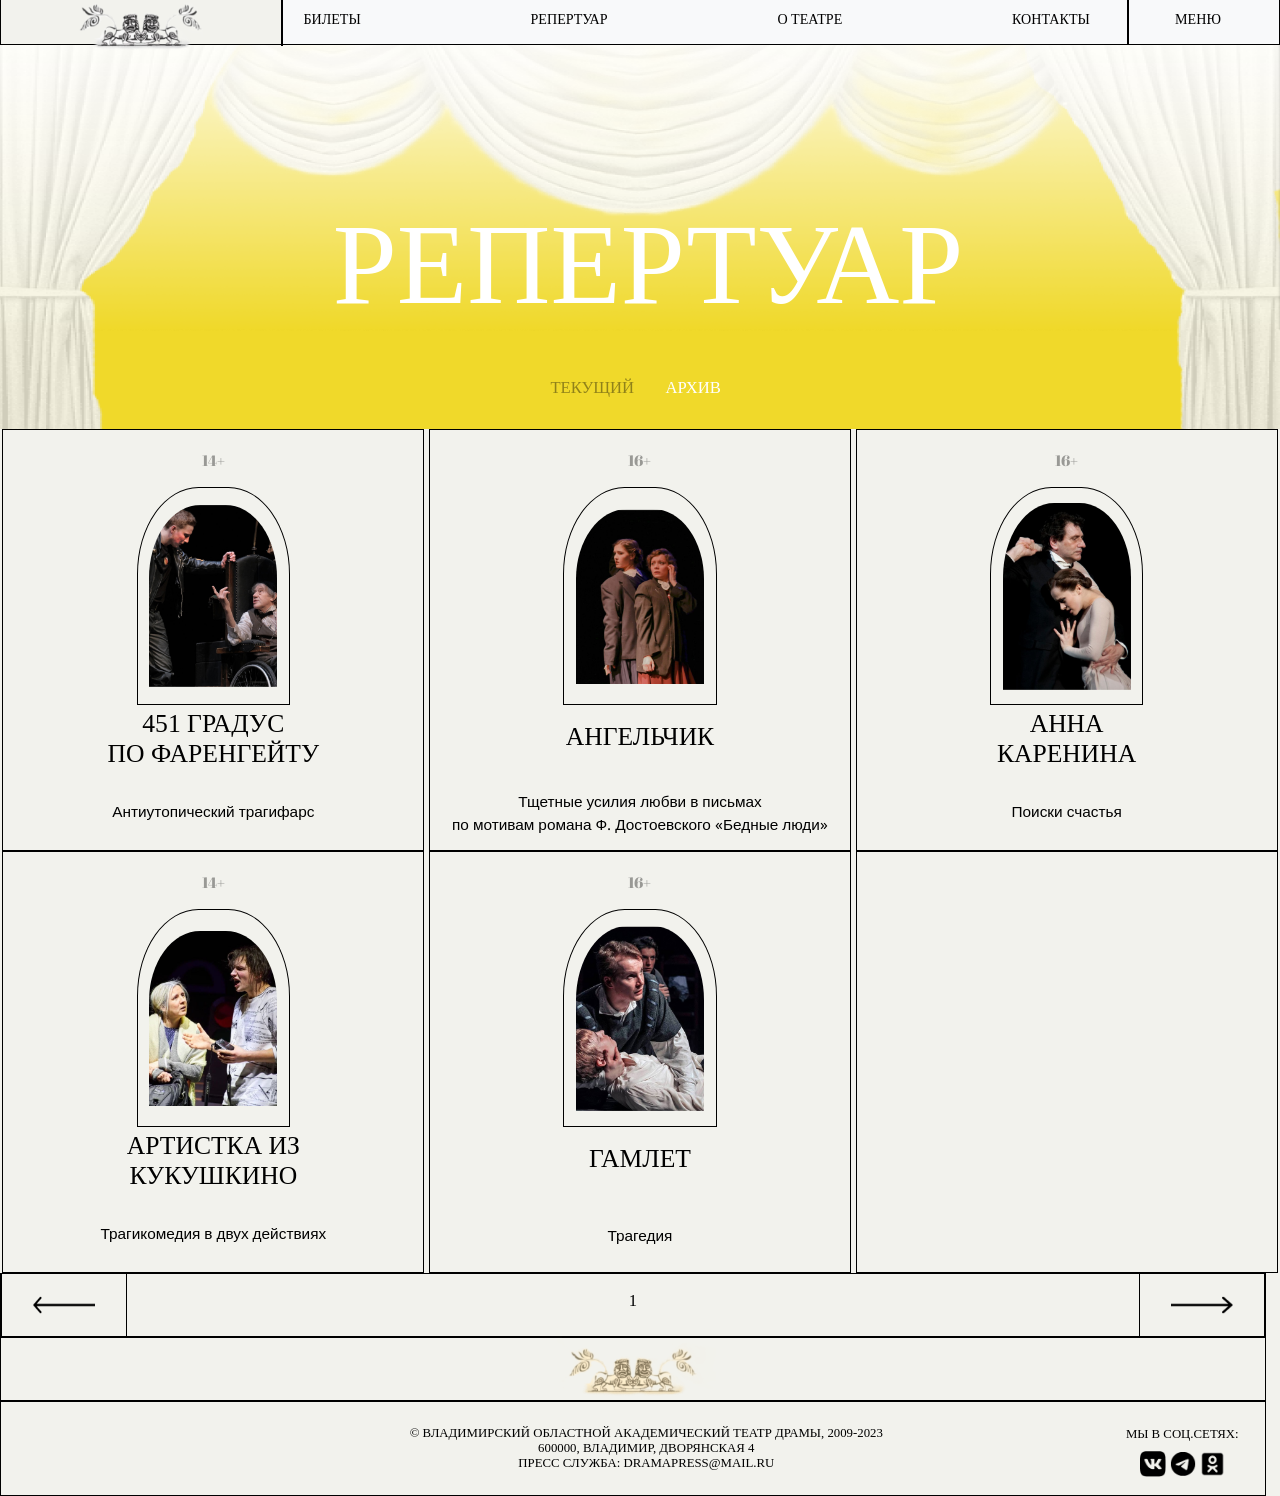
<file: repertuar.html>
<!DOCTYPE html>
<html lang="ru">
<head>
    <meta charset="utf-8">
    <meta name="viewport" content="width=device-width, initial-scale=1">
    <link href="https://cdn.jsdelivr.net/npm/bootstrap@5.0.2/dist/css/bootstrap.min.css" rel="stylesheet" integrity="sha384-EVSTQN3/azprG1Anm3QDgpJLIm9Nao0Yz1ztcQTwFspd3yD65VohhpuuCOmLASjC" crossorigin="anonymous">
    <title>Репертуар</title>
    <link rel="stylesheet" href="style_reper.css">
</head>
<body>
    <div class="header">
        <div class="logo">
            <a class="navbar-brand" href="index.html"><img src="img/log.png" alt=""></a></div>
        <div class="vetv1"></div>
        <nav class="navbar navbar-expand-lg bg-body-tertiary">
            <div class="container-fluid">
                <button class="navbar-toggler" type="button" data-bs-toggle="collapse" data-bs-target="#navbarNavAltMarkup" aria-controls="navbarNavAltMarkup" aria-expanded="false" aria-label="Меню">
                    <span class="navbar-toggler-icon"></span>
                </button>
                <div class="collapse navbar-collapse" id="navbarNavAltMarkup">
                    <div class="navbar-nav" style="width: 100%;">
                        <a class="nav-link active" aria-current="page" href="bilet.html">Билеты</a>
                        <a class="nav-link" href="repertuar.html">Репертуар</a>
                        <a class="nav-link" href="collectiv.html">О театре</a>
                        <a class="nav-link" href="contact.html">Контакты</a>
                    </div>
                </div>
                <div class="vetv2"></div>
                    <!-- Модальный -->
                    <div id="myModal" class="modal">
                        <!-- Модальное содержание -->
                        <div class="modal-content">
                            <div style="display: flex; width: 100%; height: 16.5%;">
                                <a href="index.html" style ="text-decoration: none; width: 80%;"><div style="border: 1px solid #000; width:100%; height: 100%; display:flex;align-items:center;"><p style="margin-left: 2%;">Главная</p></div></a>
                                <span class="close" style="border: 1px solid #000;" style ="text-decoration: none;"><p>Закрыть</p></span>
                            </div>
                            <div style="display: flex; width: 100%; height: 34%;">
                                <div style="width:80%;">
                                    <a href="bilet.html" style ="text-decoration: none; width: 100%;"><div style="border: 1px solid #000; height: 50%; display:flex;align-items:center;"><p style="margin-left: 2%;">Билеты</p></div></a>
                                    <a href="repertuar.html" style ="text-decoration: none; width: 100%;"><div style="border: 1px solid #000; height: 50%; display:flex;align-items:center;"><p style="margin-left: 2%;">Репертуар<p></div></a>
                                </div>
                                <a href="vosvrat.html" style ="text-decoration: none; width: 20%;"><div style="border: 1px solid #000; height: 100%; display:flex;align-items:center; justify-content: center; text-align: center;"><p>Возврат <br> билетов</p></div></a>
                            </div>
                            <div style="display: flex; width: 100%; height: 34%;">
                                <div style="width:80%;">
                                    <a href="collectiv.html" style ="text-decoration: none; width: 100%;"><div style="border: 1px solid #000; height: 50%; display:flex;align-items:center; "><p style="margin-left: 2%;">О театре</p></div></a>
                                    <a href="contact.html" style ="text-decoration: none; width: 100%;"><div style="border: 1px solid #000; height: 50%; display:flex;align-items:center;"><p style="margin-left: 2%;">Контакты</p></div></a>
                                </div>
                                <a href="parthner.html" style ="text-decoration: none; width: 20%;"><div style="border: 1px solid #000; height: 100%; display:flex;align-items:center; justify-content: center;"><p>Парнёры</p></div></a>
                            </div>
                            <a href="doc.html" style ="text-decoration: none; width: 100%; height: 16.5%;"><div style="border: 1px solid #000;height: 100%;display:flex;align-items:center; justify-content: center;"><p>Документация</p></div></a>
                        </div>

                    </div>
                    <!-- Конец кода модального окна меню -->
                    <div class="navbar-nav1">
                        <a class="nav-link" id="myBtn" href="#" data-bs-toggle="modal" data-bs-target="#exampleModal">Меню</a>
                    </div>
            </div>
        </nav>
    </div>
    <!-- основа -->
    <div class="telo" style="position: relative;">
        <img src="img/Group 29.png" alt="">
        <h20 style="position: absolute; top: 12vw; left: 26vw;">Репертуар</h20>
        <a href="repertuar.html"><h1 style="position: absolute; top: 26vw; left: 43vw; color:rgba(0, 0, 0, 0.4) ">Текущий</h1></a>
        <a href="arhive.html"><h1 style="position: absolute; top: 26vw; left: 52vw;">Архив</h1></a>
    </div>

    <div class="podsob" style="width: 100%;">
        <a class="linkk" href="spec1.html">
            <div class="sp1">
                <p2>14+</p2>
                <div class="spec">
                    <img src="img/спектакль.png" alt="">
                </div>
                <h2>451 градус<br>по фаренгейту</h2>
                <p3>Антиутопический трагифарс</p3>
            </div>
        </a>
        <a class="linkk" href="spec2.html">
            <div class="sp2">
                <p2>16+</p2>
                <div class="spec">
                    <img src="img/ангельчик.png" alt="">
                </div>
                <h2 style="top:4vw">Ангельчик</h2>
                <p3 style="top:6.5vw">Тщетные усилия любви в письмах<br>по мотивам романа Ф. Достоевского «Бедные люди»</p3>
            </div>
        </a>
        <a class="linkk" href="spec3.html">
            <div class="sp3">
                <p2>16+</p2>
                <div class="spec">
                    <img src="img/каренина 1.png" alt="">
                </div>
                <h2>Анна<br> Каренина</h2>
                <p3>Поиски счастья</p3>
            </div>
        </a>
    </div>
    <div class="podsob">
        <a class="linkk" href="spec5.html">
            <div class="sp1">
                <p2>14+</p2>
                <div class="spec">
                    <img src="img/кукушкино.png" alt="">
                </div>
                <h2>Артистка из<br>кукушкино</h2>
                <p3>Трагикомедия в двух действиях</p3>
            </div>
        </a>
        <a class="linkk" href="spec6.html">   
            <div class="sp2">
                <p2>16+</p2>
                <div class="spec">
                    <img src="img/гамлет 1.png" alt="">
                </div>
                <h2 style="top:4vw">Гамлет</h2>
                <p3 style="top:7.5vw">Трагедия</p3>
            </div>
        </a>
        <a class="linkk">   
            <div class="sp3">
            </div>
        </a>
    </div>
    
    <div class="page">
        <div class="vetka"> <img style="width: 50%; height:30% " src="img/Arrow 2.png"></div>
        <h1 style=" color: black">1</h1>
        <div class="vetka2"><img style="width: 50%; height:30% " src="img/Arrow 1.png"></div>
    </div>
    <footer>
    <div class="footer_up">
        <div class="logo_2">
            <img src="img/logo.png" alt="">
        </div>
    </div>
    <div class="footer_down">
        <div class="credit">
            <h7>© Владимирский областной академический  театр драмы, 2009-2023<br>
                600000, Владимир, дворянская 4<br>Пресс служба: dramapress@mail.ru<br></h7>
        </div>
        <div class="svz">
            <h8>Мы в соц.сетях:</h8>
            <div class = "icons">
                <a class ="ic" href="https://vk.com/vladimir_drama33"><img src="img/vk.png" alt=""></a>
                <a class ="ic" href="https://t.me/vladimir_drama"><img src="img/tg.png" alt=""></a>
                <a class ="ic" href="https://ok.ru/group/70000002276220"><img src="img/okru.png" alt=""></a>
            </div>
        </div>
    </div>
    </footer>   
    <button class="arrow-button" onclick="scrollToTop()" style="position: fixed; bottom: 4vw; right: 1vw; z-index: 10000;">&#8679;</button>
    <script src="https://cdn.jsdelivr.net/npm/bootstrap@5.0.2/dist/js/bootstrap.bundle.min.js" integrity="sha384-MrcW6ZMFYlzcLA8Nl+NtUVF0sA7MsXsP1UyJoMp4YLEuNSfAP+JcXn/tWtIaxVXM" crossorigin="anonymous"></script>

    <script>
        window.addEventListener('scroll', function() {
        var button = document.querySelector('.arrow-button');
        if (window.scrollY > 100) { // кнопка появляется, когда прокручено более 100 пикселей
            button.style.display = 'block'; // отображаем кнопку
        } else {
            button.style.display = 'none'; // скрываем кнопку
        }
        });
        function scrollToTop() {
        window.scrollTo({
            top: 0,
            behavior: "smooth" // добавляем плавность прокрутке
        });
    }
    </script>
        <script>
            // Получить модальный
            var modal = document.getElementById("myModal");
    
            // Получить кнопку, которая открывает модальный
            var btn = document.getElementById("myBtn");
    
            // Получить элемент <span>, который закрывает модальный
            var span = document.getElementsByClassName("close")[0];
    
            // Когда пользователь нажимает на кнопку, откройте модальный
            btn.onclick = function() {
            modal.style.display = "block";
            }
    
            // Когда пользователь нажимает на <span> (x), закройте модальное окно
            span.onclick = function() {
            modal.style.display = "none";
            }
    
            // Когда пользователь щелкает в любом месте за пределами модального, закройте его
            window.onclick = function(event) {
            if (event.target == modal) {
                modal.style.display = "none";
            }
            }     
        </script>
</body>
</html>
</file>
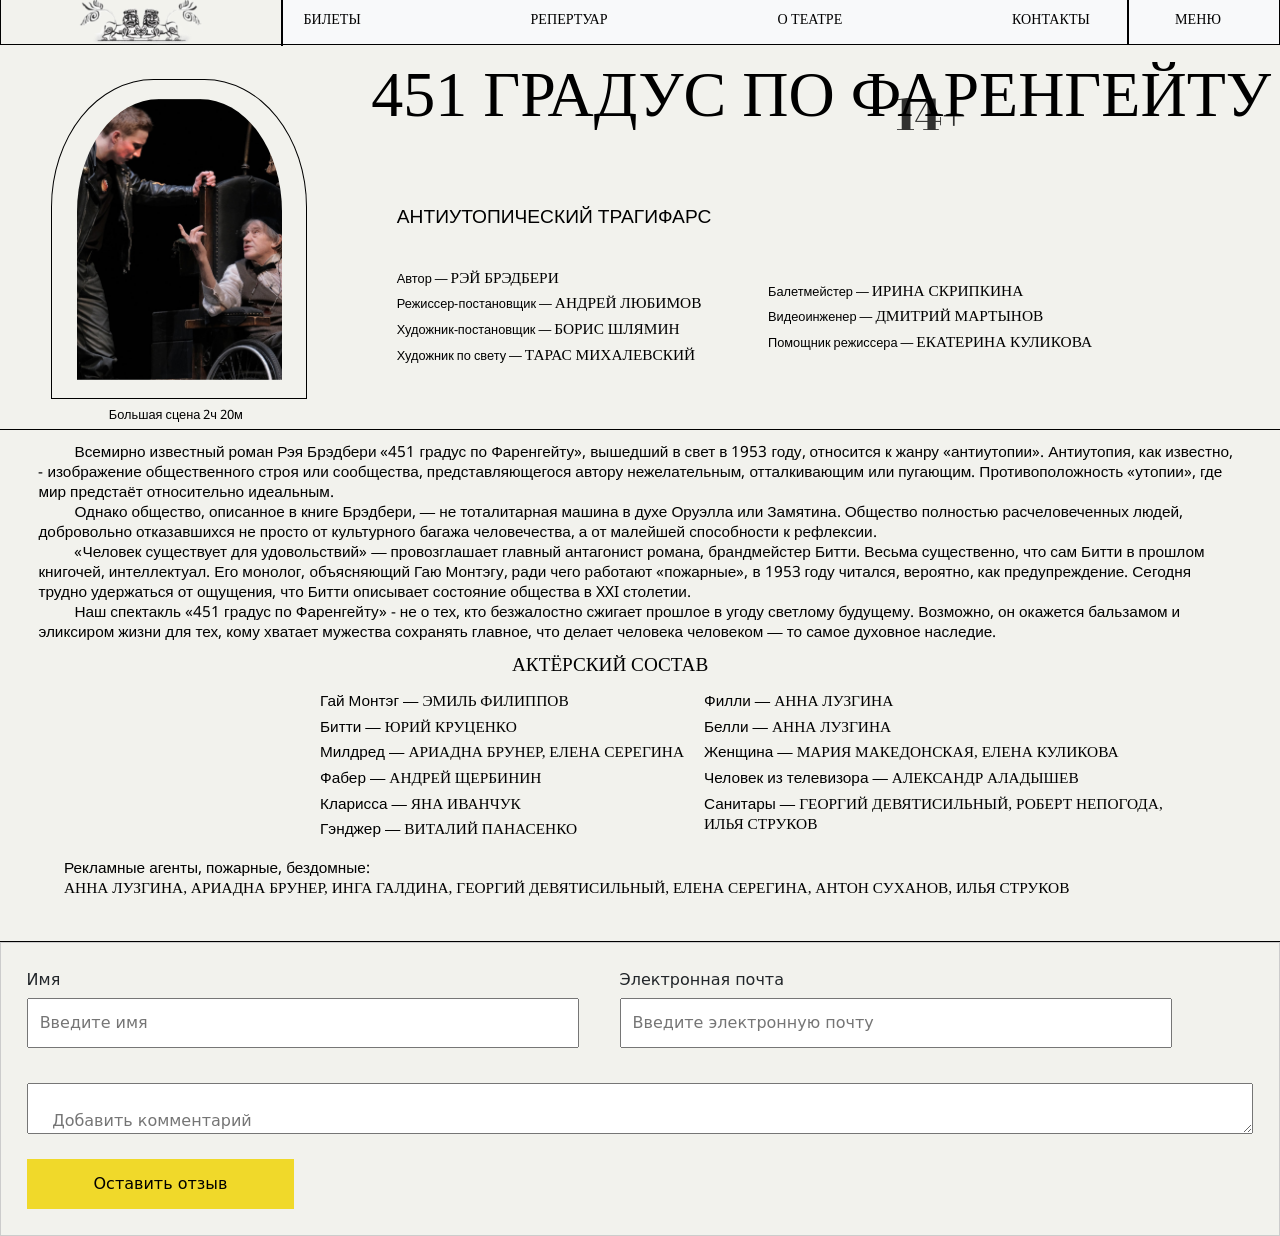
<file: spec1.html>
<!DOCTYPE html>
<html lang="ru">
<head>
    <meta charset="utf-8">
    <meta name="viewport" content="width=device-width, initial-scale=1">
    <link href="https://cdn.jsdelivr.net/npm/bootstrap@5.0.2/dist/css/bootstrap.min.css" rel="stylesheet" integrity="sha384-EVSTQN3/azprG1Anm3QDgpJLIm9Nao0Yz1ztcQTwFspd3yD65VohhpuuCOmLASjC" crossorigin="anonymous">
    <title>451 градус по фаренгейту</title>
    <link rel="stylesheet" href="style_spec.css">
</head>
<body>
        <div class="header">
            <div class="logo">
                <a class="navbar-brand" href="index.html">
                    <img src="img/log.png" alt=""></a>
            </div>
            <div class="vetv1"></div>
            <nav class="navbar navbar-expand-lg bg-body-tertiary">
                <div class="container-fluid">
                    <button class="navbar-toggler" type="button" data-bs-toggle="collapse" data-bs-target="#navbarNavAltMarkup" aria-controls="navbarNavAltMarkup" aria-expanded="false" aria-label="Меню">
                        <span class="navbar-toggler-icon"></span>
                    </button>
                    <div class="collapse navbar-collapse" id="navbarNavAltMarkup">
                        <div class="navbar-nav" style="width: 100%;">
                            <a class="nav-link active" aria-current="page" href="bilet.html">Билеты</a>
                            <a class="nav-link" href="repertuar.html">Репертуар</a>
                            <a class="nav-link" href="collectiv.html">О театре</a>
                            <a class="nav-link" href="contact.html">Контакты</a>
                        </div>
                    </div>
                    <div class="vetv2"></div>
                    <!-- Модальный -->
                    <div id="myModal" class="modal">

                    <!-- Модальное содержание -->
                        <div class="modal-content">
                            <div style="display: flex; width: 100%; height: 16.5%;">
                                <a href="index.html" style ="text-decoration: none; width: 80%;"><div style="border: 1px solid #000; width:100%; height: 100%; display:flex;align-items:center;"><p style="margin-left: 2%;">Главная</p></div></a>
                                <span class="close" style="border: 1px solid #000;" style ="text-decoration: none;"><p>Закрыть</p></span>
                            </div>
                            <div style="display: flex; width: 100%; height: 34%;">
                                <div style="width:80%;">
                                    <a href="bilet.html" style ="text-decoration: none; width: 100%;"><div style="border: 1px solid #000; height: 50%; display:flex;align-items:center;"><p style="margin-left: 2%;">Билеты</p></div></a>
                                    <a href="repertuar.html" style ="text-decoration: none; width: 100%;"><div style="border: 1px solid #000; height: 50%; display:flex;align-items:center;"><p style="margin-left: 2%;">Репертуар<p></div></a>
                                </div>
                                <a href="vosvrat.html" style ="text-decoration: none; width: 20%;"><div style="border: 1px solid #000; height: 100%; display:flex;align-items:center; justify-content: center; text-align: center;"><p>Возврат <br> билетов</p></div></a>
                            </div>
                            <div style="display: flex; width: 100%; height: 34%;">
                                <div style="width:80%;">
                                    <a href="collectiv.html" style ="text-decoration: none; width: 100%;"><div style="border: 1px solid #000; height: 50%; display:flex;align-items:center; "><p style="margin-left: 2%;">О театре</p></div></a>
                                    <a href="contact.html" style ="text-decoration: none; width: 100%;"><div style="border: 1px solid #000; height: 50%; display:flex;align-items:center;"><p style="margin-left: 2%;">Контакты</p></div></a>
                                </div>
                                <a href="parthner.html" style ="text-decoration: none; width: 20%;"><div style="border: 1px solid #000; height: 100%; display:flex;align-items:center; justify-content: center;"><p>Парнёры</p></div></a>
                            </div>
                            <a href="doc.html" style ="text-decoration: none; width: 100%; height: 16.5%;"><div style="border: 1px solid #000;height: 100%;display:flex;align-items:center; justify-content: center;"><p>Документация</p></div></a>
                        </div>

                    </div>
                    <!-- Конец кода модального окна меню -->
                    <div class="navbar-nav1">
                        <a class="nav-link" id="myBtn" data-bs-toggle="modal" data-bs-target="#exampleModal">Меню</a>
                    </div>
                </div>
            </nav>
        </div>
    </div>

        <div class="telo" style="position: relative;">
            <div class="spec">
                <img src="img/спектакль.png" alt="">
            </div>
            <div><p2 style="position: absolute; top:28.3vw; left: 8.5vw;">Большая сцена 2ч 20м</p2></div>
            <div><h20 style="position: absolute; top: 1vw; left: 29vw;">451 градус по фаренгейту</h20></div>
            <div><h21 style="position: absolute; top: 3vw; left: 70vw;">14+</h21></div>
            <div><p1 style="position: absolute; top: 12.5vw; left: 31vw;">Антиутопический трагифарс</p1></div>
            <div><p2 style="position: absolute; top: 17.5vw; left: 31vw;">Автор — <em>Рэй Брэдбери</em> </p2></div>
            <div><p2 style="position: absolute; top: 19.5vw; left: 31vw;">Режиссер-постановщик — <em>Андрей ЛЮБИМОВ</em></p2></div>
            <div><p2 style="position: absolute; top: 21.5vw; left: 31vw;">Художник-постановщик — <em>Борис ШЛЯМИН</em></p2></div>
            <div><p2 style="position: absolute; top: 23.5vw; left: 31vw;">Художник по свету — <em>Тарас МИХАЛЕВСКИЙ</em></p2></div>
            <div><p2 style="position: absolute; top: 18.5vw; left: 60vw;">Балетмейстер — <em>Ирина СКРИПКИНА</em></p2></div>
            <div><p2 style="position: absolute; top: 20.5vw; left: 60vw;">Видеоинженер — <em>Дмитрий  МАРТЫНОВ</em></p2></div>
            <div><p2 style="position: absolute; top: 22.5vw; left: 60vw;">Помощник режиссера — <em>Екатерина КУЛИКОВА</em></p2></div>
        </div>
        <div class="telo2" style="position: relative; border-top: 1px solid #000;">
            <div><p3 style="position: absolute; top: 1vw; left: 3vw; margin-right: 3%;"> &nbsp;&nbsp;&nbsp;&nbsp;&nbsp;&nbsp;&nbsp;&nbsp;&nbsp;Всемирно известный роман Рэя Брэдбери «451 градус по Фаренгейту», вышедший в свет в 1953 году, относится к жанру «антиутопии».  Антиутопия, как известно,   -  изображение общественного строя или сообщества, представляющегося автору нежелательным, отталкивающим или пугающим.  Противоположность «утопии», где мир предстаёт относительно идеальным.
                <br>&nbsp;&nbsp;&nbsp;&nbsp;&nbsp;&nbsp;&nbsp;&nbsp;&nbsp;Однако общество, описанное в книге Брэдбери, — не тоталитарная машина в духе Оруэлла или Замятина. Общество полностью расчеловеченных людей, добровольно отказавшихся не просто от культурного багажа человечества, а от малейшей способности к рефлексии.
                <br>&nbsp;&nbsp;&nbsp;&nbsp;&nbsp;&nbsp;&nbsp;&nbsp;&nbsp;«Человек существует для удовольствий» — провозглашает главный антагонист романа, брандмейстер Битти. Весьма существенно, что сам Битти в прошлом книгочей, интеллектуал. Его монолог, объясняющий Гаю Монтэгу, ради чего работают «пожарные», в 1953 году читался, вероятно, как предупреждение. Сегодня трудно удержаться от ощущения, что Битти описывает состояние общества в XXI столетии.
                <br>&nbsp;&nbsp;&nbsp;&nbsp;&nbsp;&nbsp;&nbsp;&nbsp;&nbsp;Наш спектакль «451 градус по Фаренгейту» - не о тех, кто безжалостно сжигает прошлое в угоду светлому будущему. Возможно, он окажется бальзамом и эликсиром жизни для тех, кому хватает мужества сохранять главное, что делает человека человеком — то самое духовное наследие.</p3></div>
                <div><em style="position: absolute; top: 17.5vw; left: 40vw;  font-size: 1.5vw;">Актёрский состав</em></div>
                <div><p3 style="position: absolute; top: 20.5vw; left: 25vw;">Гай Монтэг — <em>Эмиль ФИЛИППОВ</em> </p3></div>
                <div><p3 style="position: absolute; top: 22.5vw; left: 25vw;">Битти — <em>Юрий КРУЦЕНКО</em></p3></div>
                <div><p3 style="position: absolute; top: 24.5vw; left: 25vw;">Милдред — <em>Ариадна БРУНЕР, Елена СЕРЕГИНА</em></p2></div>
                <div><p3 style="position: absolute; top: 26.5vw; left: 25vw;">Фабер — <em>Андрей ЩЕРБИНИН</em></p3></div>
                <div><p3 style="position: absolute; top: 28.5vw; left: 25vw;">Кларисса — <em>Яна ИВАНЧУК</em></p3></div>
                <div><p3 style="position: absolute; top: 30.5vw; left: 25vw;">Гэнджер — <em>Виталий ПАНАСЕНКО</em></p3></div>
                <div><p3 style="position: absolute; top: 20.5vw; left: 55vw;">Филли — <em>Анна ЛУЗГИНА</em></p3></div>
                <div><p3 style="position: absolute; top: 22.5vw; left: 55vw;">Белли — <em>Анна ЛУЗГИНА</em></p3></div>
                <div><p3 style="position: absolute; top: 24.5vw; left: 55vw;">Женщина — <em>Мария МАКЕДОНСКАЯ, Елена КУЛИКОВА</em></p3></div>
                <div><p3 style="position: absolute; top: 26.5vw; left: 55vw;">Человек из телевизора — <em>Александр АЛАДЫШЕВ</em></p3></div>
                <div><p3 style="position: absolute; top: 28.5vw; left: 55vw;">Санитары — <em>   Георгий ДЕВЯТИСИЛЬНЫЙ, Роберт НЕПОГОДА, <br> Илья СТРУКОВ</em></p3></div>
                <div><p3 style="position: absolute; top: 33.5vw; left: 5vw;">Рекламные агенты, пожарные, бездомные: <br><em>Анна ЛУЗГИНА,  Ариадна БРУНЕР, Инга ГАЛДИНА, Георгий ДЕВЯТИСИЛЬНЫЙ, Елена СЕРЕГИНА, Антон СУХАНОВ, Илья СТРУКОВ</em></p3></div>
        </div>
        
    <div class="calendar"style="position: relative; border-top: 1px solid #000;">  
        <form id="myForm">
            <div class="left-column">
                <label for="fullName">Имя</label>
                <input type="text" id="fullName" name="fullName" placeholder="Введите имя"><br><br>
            </div>
            <div class="left-column">
                <label for="email">Электронная почта</label>
                <input type="email" id="email" name="email" placeholder="Введите электронную почту"><br><br>
            </div>
            <br>
                <label for="reason"></label>
                <textarea id="reason" name="reason" placeholder="Добавить комментарий"></textarea><br><br>
            <div class="middle">
                <input type="submit" value="Оставить отзыв" >
                <p6 id="message"></p6>
            </div>
        </form>
    </div>
    <button class="arrow-button" onclick="scrollToTop()" style="position: fixed; bottom: 2vw; right: 1vw;">&#8679;</button>
    <script src="https://cdn.jsdelivr.net/npm/bootstrap@5.0.2/dist/js/bootstrap.bundle.min.js" integrity="sha384-MrcW6ZMFYlzcLA8Nl+NtUVF0sA7MsXsP1UyJoMp4YLEuNSfAP+JcXn/tWtIaxVXM" crossorigin="anonymous"></script>
    <script src="https://ajax.googleapis.com/ajax/libs/jquery/3.5.1/jquery.min.js">
    </script>
    <script src="https://maxcdn.bootstrapcdn.com/bootstrap/4.5.2/js/bootstrap.min.js"></script>

    <div id="myModal1" class="modal">

        <!-- Модальное содержание -->
            <div class="modal-content1">
                
            </div>

        </div>


    <script>
        window.addEventListener('scroll', function() {
        var button = document.querySelector('.arrow-button');
        if (window.scrollY > 100) { // кнопка появляется, когда прокручено более 100 пикселей
            button.style.display = 'block'; // отображаем кнопку
        } else {
            button.style.display = 'none'; // скрываем кнопку
        }
        });
        function scrollToTop() {
        window.scrollTo({
            top: 0,
            behavior: "smooth" // добавляем плавность прокрутке
        });
    }
    </script>
    <script>
        // Получить модальный
        var modal1 = document.getElementById("myModal");
    
        // Получить кнопку, которая открывает модальный
        var btn1 = document.getElementById("myBtn");
    
        // Получить элемент <span>, который закрывает модальный
        var span1 = document.getElementsByClassName("close1")[0];
    
        // Когда пользователь нажимает на кнопку, откройте модальный
        btn1.onclick = function() {
        modal1.style.display = "block";
        }
    
            // Когда пользователь нажимает на <span> (x), закройте модальное окно
        span1.onclick = function() {
        modal1.style.display = "none";
        }
    
        // Когда пользователь щелкает в любом месте за пределами модального, закройте его
        window.onclick = function(event) {
        if (event.target == modal1) {
            modal1.style.display = "none";
        }
        }     
    </script>



<script>
    // Получить модальный
    var modal = document.getElementById("myModal1");

    // Получить кнопку, которая открывает модальный
    var btn = document.getElementById("ot");

    // Получить элемент <span>, который закрывает модальный
    var span = document.getElementsByClassName("close")[0];

    // Когда пользователь нажимает на кнопку, откройте модальный
    btn.onclick = function() {
    modal.style.display = "block";
    }

        // Когда пользователь нажимает на <span> (x), закройте модальное окно
    span.onclick = function() {
    modal.style.display = "none";
    }

    // Когда пользователь щелкает в любом месте за пределами модального, закройте его
    window.onclick = function(event) {
    if (event.target == modal) {
        modal.style.display = "none";
    }
    }     
</script>
<script>
    const form = document.getElementById('myForm');
    const fullName = document.getElementById('fullName');
    const email = document.getElementById('email');
    const reason = document.getElementById('reason');
    const message = document.getElementById('message');

    form.addEventListener('submit', function(event) {
        event.preventDefault();

        if (fullName.value.trim() === '' || email.value.trim() === '' || reason.value.trim() === '') {
            message.textContent = 'Пожалуйста, заполните все поля.';
            message.style.color = 'red';
        } else {
            // Здесь можно добавить код для отправки формы на сервер или другую обработку
            message.textContent = 'Ваш отзыв оставлен!';
            message.style.color = 'green';

            // Очищаем значения полей
            fullName.value = '';
            email.value = '';
            reason.value = '';
        }
    });

    fullName.addEventListener('input', function() {
        if (fullName.value.trim() === '') {
            fullName.style.borderColor = 'red';
        } else {
            fullName.style.borderColor = '';
        }
    });

    email.addEventListener('input', function() {
        if (email.value.trim() === '') {
            email.style.borderColor = 'red';
        } else {
            email.style.borderColor = '';
        }
    });

    reason.addEventListener('input', function() {
        if (reason.value.trim() === '') {
            reason.style.borderColor = 'red';
        } else {
            reason.style.borderColor = '';
        }
    });
</script>
</body>
</html>
</file>
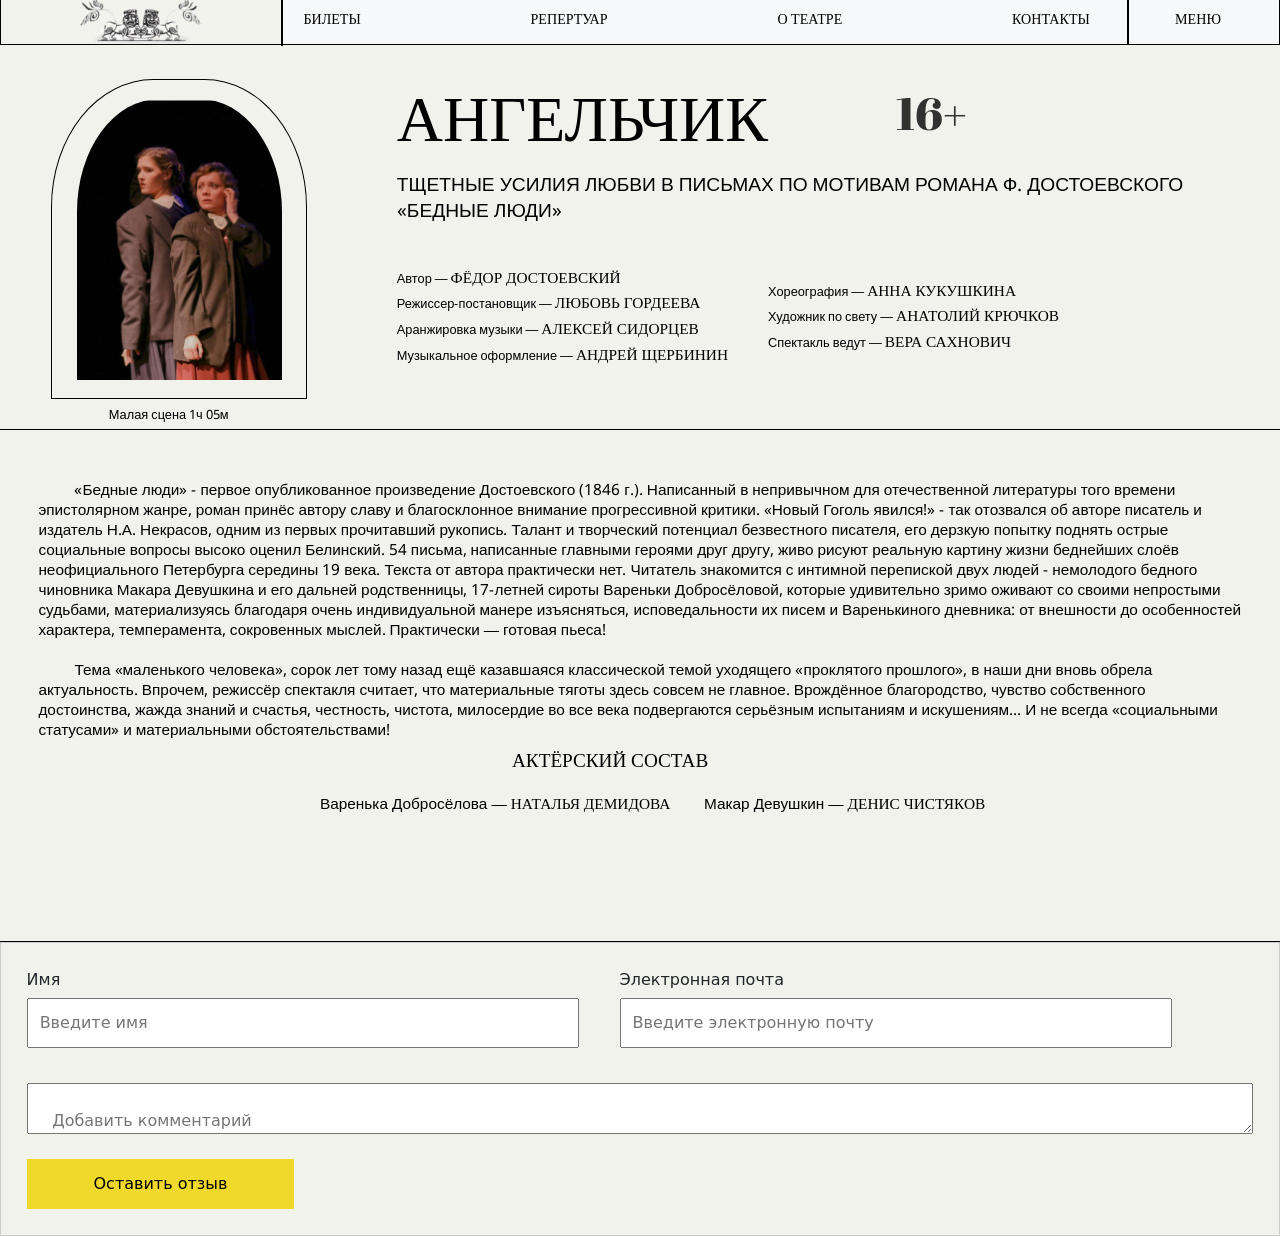
<file: spec2.html>
<!DOCTYPE html>
<html lang="ru">
<head>
    <meta charset="utf-8">
    <meta name="viewport" content="width=device-width, initial-scale=1">
    <link href="https://cdn.jsdelivr.net/npm/bootstrap@5.0.2/dist/css/bootstrap.min.css" rel="stylesheet" integrity="sha384-EVSTQN3/azprG1Anm3QDgpJLIm9Nao0Yz1ztcQTwFspd3yD65VohhpuuCOmLASjC" crossorigin="anonymous">
    <title>Ангельчик</title>
    <link rel="stylesheet" href="style_spec.css">
</head>
<body>
        <div class="header">
            <div class="logo">
                <a class="navbar-brand" href="index.html">
                    <img src="img/log.png" alt=""></a>
            </div>
            <div class="vetv1"></div>
            <nav class="navbar navbar-expand-lg bg-body-tertiary">
                <div class="container-fluid">
                    <button class="navbar-toggler" type="button" data-bs-toggle="collapse" data-bs-target="#navbarNavAltMarkup" aria-controls="navbarNavAltMarkup" aria-expanded="false" aria-label="Меню">
                        <span class="navbar-toggler-icon"></span>
                    </button>
                    <div class="collapse navbar-collapse" id="navbarNavAltMarkup">
                        <div class="navbar-nav" style="width: 100%;">
                            <a class="nav-link active" aria-current="page" href="bilet.html">Билеты</a>
                            <a class="nav-link" href="repertuar.html">Репертуар</a>
                            <a class="nav-link" href="collectiv.html">О театре</a>
                            <a class="nav-link" href="contact.html">Контакты</a>
                        </div>
                    </div>
                    <div class="vetv2"></div>
                    <!-- Модальный -->
                    <div id="myModal" class="modal">

                    <!-- Модальное содержание -->
                        <div class="modal-content">
                            <div style="display: flex; width: 100%; height: 16.5%;">
                                <a href="index.html" style ="text-decoration: none; width: 80%;"><div style="border: 1px solid #000; width:100%; height: 100%; display:flex;align-items:center;"><p style="margin-left: 2%;">Главная</p></div></a>
                                <span class="close" style="border: 1px solid #000;" style ="text-decoration: none;"><p>Закрыть</p></span>
                            </div>
                            <div style="display: flex; width: 100%; height: 34%;">
                                <div style="width:80%;">
                                    <a href="bilet.html" style ="text-decoration: none; width: 100%;"><div style="border: 1px solid #000; height: 50%; display:flex;align-items:center;"><p style="margin-left: 2%;">Билеты</p></div></a>
                                    <a href="repertuar.html" style ="text-decoration: none; width: 100%;"><div style="border: 1px solid #000; height: 50%; display:flex;align-items:center;"><p style="margin-left: 2%;">Репертуар<p></div></a>
                                </div>
                                <a href="vosvrat.html" style ="text-decoration: none; width: 20%;"><div style="border: 1px solid #000; height: 100%; display:flex;align-items:center; justify-content: center; text-align: center;"><p>Возврат <br> билетов</p></div></a>
                            </div>
                            <div style="display: flex; width: 100%; height: 34%;">
                                <div style="width:80%;">
                                    <a href="collectiv.html" style ="text-decoration: none; width: 100%;"><div style="border: 1px solid #000; height: 50%; display:flex;align-items:center; "><p style="margin-left: 2%;">О театре</p></div></a>
                                    <a href="contact.html" style ="text-decoration: none; width: 100%;"><div style="border: 1px solid #000; height: 50%; display:flex;align-items:center;"><p style="margin-left: 2%;">Контакты</p></div></a>
                                </div>
                                <a href="parthner.html" style ="text-decoration: none; width: 20%;"><div style="border: 1px solid #000; height: 100%; display:flex;align-items:center; justify-content: center;"><p>Парнёры</p></div></a>
                            </div>
                            <a href="doc.html" style ="text-decoration: none; width: 100%; height: 16.5%;"><div style="border: 1px solid #000;height: 100%;display:flex;align-items:center; justify-content: center;"><p>Документация</p></div></a>
                        </div>

                    </div>
                    <!-- Конец кода модального окна меню -->
                    <div class="navbar-nav1">
                        <a class="nav-link" id="myBtn" data-bs-toggle="modal" data-bs-target="#exampleModal">Меню</a>
                    </div>
                </div>
            </nav>
        </div>
    </div>

        <div class="telo" style="position: relative;">
            <div class="spec">
                <img src="img/ангельчик.png" alt="">
            </div>
            <div><p2 style="position: absolute; top:28.3vw; left: 8.5vw;">Малая сцена 1ч 05м</p2></div>
            <div><h20 style="position: absolute; top: 3vw; left: 31vw;">Ангельчик</h20></div>
            <div><h21 style="position: absolute; top: 3vw; left: 70vw;">16+</h21></div>
            <div><p1 style="position: absolute; top: 10vw; left: 31vw;">Тщетные усилия любви в письмах по мотивам романа  Ф. Достоевского «Бедные люди»</p1></div>
            <div><p2 style="position: absolute; top: 17.5vw; left: 31vw;">Автор — <em>Фёдор Достоевский</em> </p2></div>
            <div><p2 style="position: absolute; top: 19.5vw; left: 31vw;">Режиссер-постановщик — <em>Любовь ГОРДЕЕВА</em></p2></div>
            <div><p2 style="position: absolute; top: 21.5vw; left: 31vw;">Аранжировка музыки — <em>Алексей СИДОРЦЕВ</em></p2></div>
            <div><p2 style="position: absolute; top: 23.5vw; left: 31vw;">Музыкальное оформление — <em>Андрей ЩЕРБИНИН</em></p2></div>
            <div><p2 style="position: absolute; top: 18.5vw; left: 60vw;">Хореография — <em>Анна КУКУШКИНА</em></p2></div>
            <div><p2 style="position: absolute; top: 20.5vw; left: 60vw;">Художник по свету — <em>Анатолий КРЮЧКОВ</em></p2></div>
            <div><p2 style="position: absolute; top: 22.5vw; left: 60vw;">Спектакль ведут — <em>Вера САХНОВИЧ</em></p2></div>
        </div>
        <div class="telo2" style="position: relative; border-top: 1px solid #000;">
            <div><p3 style="position: absolute; top: 4vw; left: 3vw; margin-right: 3%;"> &nbsp;&nbsp;&nbsp;&nbsp;&nbsp;&nbsp;&nbsp;&nbsp;&nbsp;«Бедные люди» - первое опубликованное произведение Достоевского (1846 г.). Написанный в непривычном для отечественной литературы того времени эпистолярном жанре, роман принёс автору славу и благосклонное внимание прогрессивной критики. «Новый Гоголь явился!» - так отозвался об авторе писатель и издатель Н.А. Некрасов, 
                одним из первых прочитавший рукопись. Талант и творческий потенциал безвестного писателя, его дерзкую попытку поднять острые социальные вопросы высоко оценил Белинский.
                 54 письма, написанные главными героями друг другу, живо рисуют реальную картину жизни беднейших 
                 слоёв неофициального Петербурга середины 19 века. Текста от автора практически нет. Читатель 
                 знакомится с интимной перепиской двух людей - немолодого бедного чиновника Макара Девушкина 
                 и его дальней родственницы, 17-летней сироты Вареньки Добросёловой, которые удивительно зримо 
                 оживают со своими непростыми судьбами, материализуясь благодаря очень индивидуальной манере
                  изъясняться, исповедальности их писем и Варенькиного дневника: от внешности до особенностей 
                  характера, темперамента, сокровенных мыслей. Практически — готовая пьеса!<br><br>
                  &nbsp;&nbsp;&nbsp;&nbsp;&nbsp;&nbsp;&nbsp;&nbsp;&nbsp;Тема «маленького человека», 
                  сорок лет тому назад ещё казавшаяся классической темой уходящего «проклятого прошлого», 
                  в наши дни вновь обрела актуальность. Впрочем, режиссёр спектакля считает, что материальные 
                  тяготы здесь совсем не главное. Врождённое благородство, чувство собственного достоинства, 
                  жажда знаний и счастья, честность, чистота, милосердие во все века подвергаются серьёзным 
                  испытаниям и искушениям... И не всегда «социальными статусами» и материальными обстоятельствами!</p3></div>
                <div><em style="position: absolute; top: 25vw; left: 40vw;  font-size: 1.5vw;">Актёрский состав</em></div>
                <div><p3 style="position: absolute; top: 28.5vw; left: 25vw;"> Варенька Добросёлова — <em>Наталья ДЕМИДОВА</em></p3></div>
                <div><p3 style="position: absolute; top: 28.5vw; left: 55vw;">Макар Девушкин — <em> Денис ЧИСТЯКОВ</em></p3></div>
        </div>
        
    <div class="calendar"style="position: relative; border-top: 1px solid #000;">  
        <form id="myForm">
            <div class="left-column">
                <label for="fullName">Имя</label>
                <input type="text" id="fullName" name="fullName" placeholder="Введите имя"><br><br>
            </div>
            <div class="left-column">
                <label for="email">Электронная почта</label>
                <input type="email" id="email" name="email" placeholder="Введите электронную почту"><br><br>
            </div>
            <br>
                <label for="reason"></label>
                <textarea id="reason" name="reason" placeholder="Добавить комментарий"></textarea><br><br>
            <div class="middle">
                <input type="submit" value="Оставить отзыв" >
                <p6 id="message"></p6>
            </div>
        </form>
    </div>
    <button class="arrow-button" onclick="scrollToTop()" style="position: fixed; bottom: 2vw; right: 1vw;">&#8679;</button>
    <script src="https://cdn.jsdelivr.net/npm/bootstrap@5.0.2/dist/js/bootstrap.bundle.min.js" integrity="sha384-MrcW6ZMFYlzcLA8Nl+NtUVF0sA7MsXsP1UyJoMp4YLEuNSfAP+JcXn/tWtIaxVXM" crossorigin="anonymous"></script>
    <script src="https://ajax.googleapis.com/ajax/libs/jquery/3.5.1/jquery.min.js">
    </script>
    <script src="https://maxcdn.bootstrapcdn.com/bootstrap/4.5.2/js/bootstrap.min.js"></script>

    <div id="myModal1" class="modal">

        <!-- Модальное содержание -->
            <div class="modal-content1">
                
            </div>

        </div>


    <script>
        window.addEventListener('scroll', function() {
        var button = document.querySelector('.arrow-button');
        if (window.scrollY > 100) { // кнопка появляется, когда прокручено более 100 пикселей
            button.style.display = 'block'; // отображаем кнопку
        } else {
            button.style.display = 'none'; // скрываем кнопку
        }
        });
        function scrollToTop() {
        window.scrollTo({
            top: 0,
            behavior: "smooth" // добавляем плавность прокрутке
        });
    }
    </script>
    <script>
        // Получить модальный
        var modal1 = document.getElementById("myModal");
    
        // Получить кнопку, которая открывает модальный
        var btn1 = document.getElementById("myBtn");
    
        // Получить элемент <span>, который закрывает модальный
        var span1 = document.getElementsByClassName("close1")[0];
    
        // Когда пользователь нажимает на кнопку, откройте модальный
        btn1.onclick = function() {
        modal1.style.display = "block";
        }
    
            // Когда пользователь нажимает на <span> (x), закройте модальное окно
        span1.onclick = function() {
        modal1.style.display = "none";
        }
    
        // Когда пользователь щелкает в любом месте за пределами модального, закройте его
        window.onclick = function(event) {
        if (event.target == modal1) {
            modal1.style.display = "none";
        }
        }     
    </script>



<script>
    // Получить модальный
    var modal = document.getElementById("myModal1");

    // Получить кнопку, которая открывает модальный
    var btn = document.getElementById("ot");

    // Получить элемент <span>, который закрывает модальный
    var span = document.getElementsByClassName("close")[0];

    // Когда пользователь нажимает на кнопку, откройте модальный
    btn.onclick = function() {
    modal.style.display = "block";
    }

        // Когда пользователь нажимает на <span> (x), закройте модальное окно
    span.onclick = function() {
    modal.style.display = "none";
    }

    // Когда пользователь щелкает в любом месте за пределами модального, закройте его
    window.onclick = function(event) {
    if (event.target == modal) {
        modal.style.display = "none";
    }
    }     
</script>
<script>
    const form = document.getElementById('myForm');
    const fullName = document.getElementById('fullName');
    const email = document.getElementById('email');
    const reason = document.getElementById('reason');
    const message = document.getElementById('message');

    form.addEventListener('submit', function(event) {
        event.preventDefault();

        if (fullName.value.trim() === '' || email.value.trim() === '' || reason.value.trim() === '') {
            message.textContent = 'Пожалуйста, заполните все поля.';
            message.style.color = 'red';
        } else {
            // Здесь можно добавить код для отправки формы на сервер или другую обработку
            message.textContent = 'Ваш отзыв оставлен!';
            message.style.color = 'green';

            // Очищаем значения полей
            fullName.value = '';
            email.value = '';
            reason.value = '';
        }
    });

    fullName.addEventListener('input', function() {
        if (fullName.value.trim() === '') {
            fullName.style.borderColor = 'red';
        } else {
            fullName.style.borderColor = '';
        }
    });

    email.addEventListener('input', function() {
        if (email.value.trim() === '') {
            email.style.borderColor = 'red';
        } else {
            email.style.borderColor = '';
        }
    });

    reason.addEventListener('input', function() {
        if (reason.value.trim() === '') {
            reason.style.borderColor = 'red';
        } else {
            reason.style.borderColor = '';
        }
    });
</script>
</body>
</html>
</file>
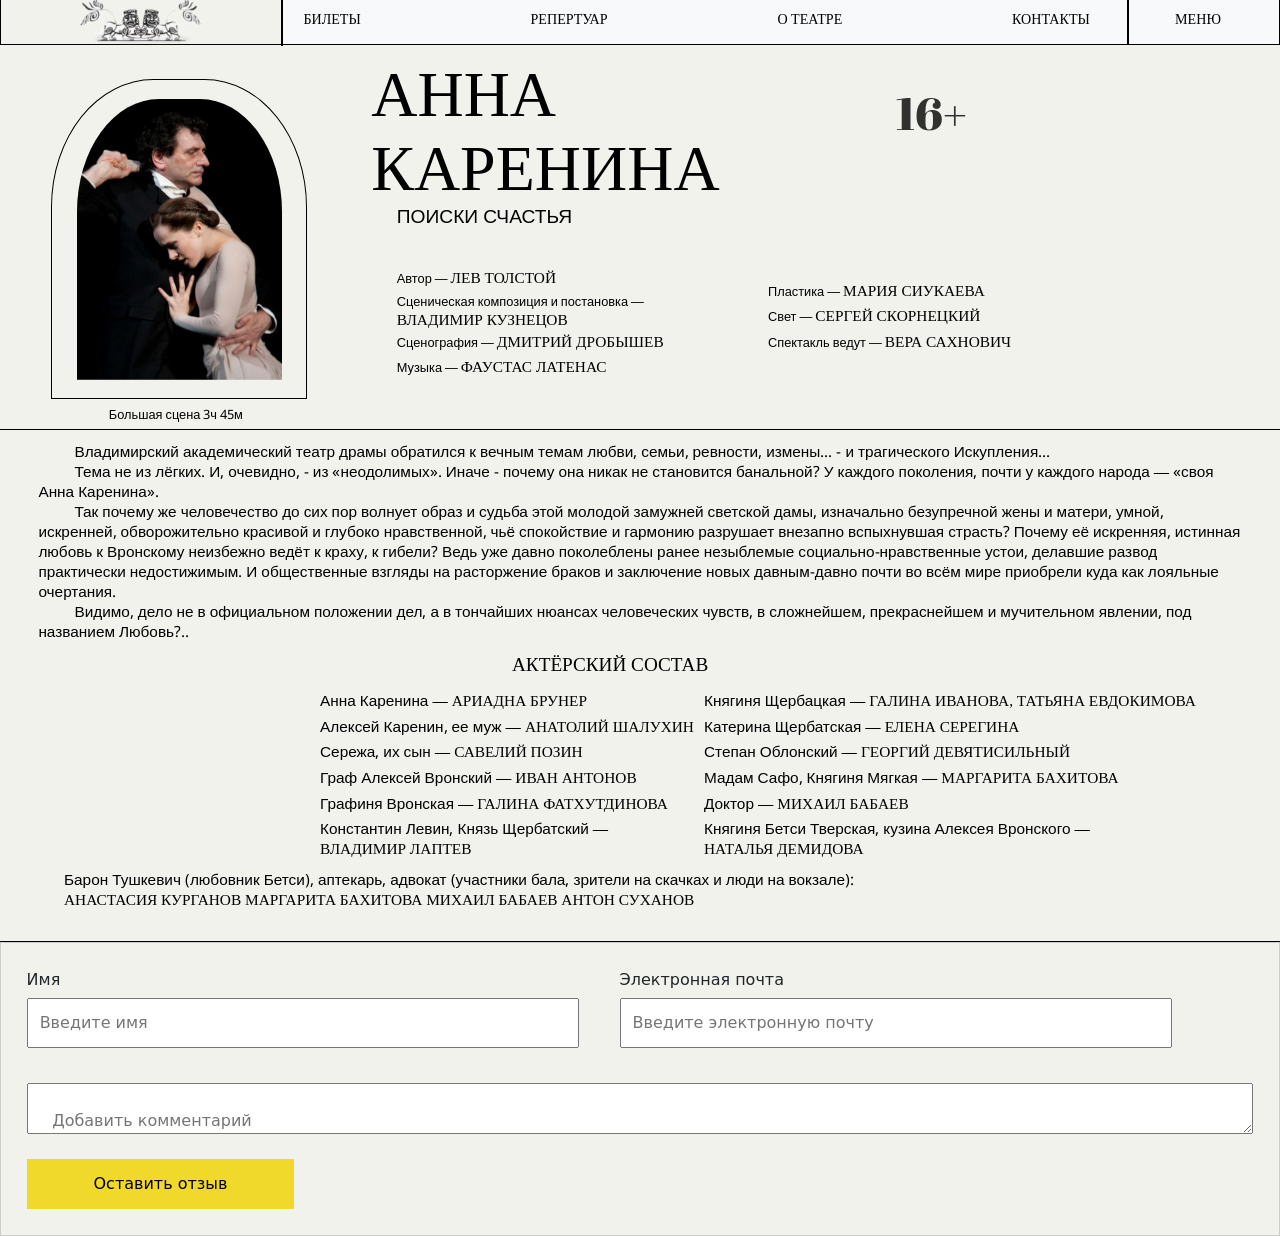
<file: spec3.html>
<!DOCTYPE html>
<html lang="ru">
<head>
    <meta charset="utf-8">
    <meta name="viewport" content="width=device-width, initial-scale=1">
    <link href="https://cdn.jsdelivr.net/npm/bootstrap@5.0.2/dist/css/bootstrap.min.css" rel="stylesheet" integrity="sha384-EVSTQN3/azprG1Anm3QDgpJLIm9Nao0Yz1ztcQTwFspd3yD65VohhpuuCOmLASjC" crossorigin="anonymous">
    <title>Анна Каренина</title>
    <link rel="stylesheet" href="style_spec.css">
</head>
<body>
        <div class="header">
            <div class="logo">
                <a class="navbar-brand" href="index.html">
                    <img src="img/log.png" alt=""></a>
            </div>
            <div class="vetv1"></div>
            <nav class="navbar navbar-expand-lg bg-body-tertiary">
                <div class="container-fluid">
                    <button class="navbar-toggler" type="button" data-bs-toggle="collapse" data-bs-target="#navbarNavAltMarkup" aria-controls="navbarNavAltMarkup" aria-expanded="false" aria-label="Меню">
                        <span class="navbar-toggler-icon"></span>
                    </button>
                    <div class="collapse navbar-collapse" id="navbarNavAltMarkup">
                        <div class="navbar-nav" style="width: 100%;">
                            <a class="nav-link active" aria-current="page" href="bilet.html">Билеты</a>
                            <a class="nav-link" href="repertuar.html">Репертуар</a>
                            <a class="nav-link" href="collectiv.html">О театре</a>
                            <a class="nav-link" href="contact.html">Контакты</a>
                        </div>
                    </div>
                    <div class="vetv2"></div>
                    <!-- Модальный -->
                    <div id="myModal" class="modal">

                    <!-- Модальное содержание -->
                        <div class="modal-content">
                            <div style="display: flex; width: 100%; height: 16.5%;">
                                <a href="index.html" style ="text-decoration: none; width: 80%;"><div style="border: 1px solid #000; width:100%; height: 100%; display:flex;align-items:center;"><p style="margin-left: 2%;">Главная</p></div></a>
                                <span class="close" style="border: 1px solid #000;" style ="text-decoration: none;"><p>Закрыть</p></span>
                            </div>
                            <div style="display: flex; width: 100%; height: 34%;">
                                <div style="width:80%;">
                                    <a href="bilet.html" style ="text-decoration: none; width: 100%;"><div style="border: 1px solid #000; height: 50%; display:flex;align-items:center;"><p style="margin-left: 2%;">Билеты</p></div></a>
                                    <a href="repertuar.html" style ="text-decoration: none; width: 100%;"><div style="border: 1px solid #000; height: 50%; display:flex;align-items:center;"><p style="margin-left: 2%;">Репертуар<p></div></a>
                                </div>
                                <a href="vosvrat.html" style ="text-decoration: none; width: 20%;"><div style="border: 1px solid #000; height: 100%; display:flex;align-items:center; justify-content: center; text-align: center;"><p>Возврат <br> билетов</p></div></a>
                            </div>
                            <div style="display: flex; width: 100%; height: 34%;">
                                <div style="width:80%;">
                                    <a href="collectiv.html" style ="text-decoration: none; width: 100%;"><div style="border: 1px solid #000; height: 50%; display:flex;align-items:center; "><p style="margin-left: 2%;">О театре</p></div></a>
                                    <a href="contact.html" style ="text-decoration: none; width: 100%;"><div style="border: 1px solid #000; height: 50%; display:flex;align-items:center;"><p style="margin-left: 2%;">Контакты</p></div></a>
                                </div>
                                <a href="parthner.html" style ="text-decoration: none; width: 20%;"><div style="border: 1px solid #000; height: 100%; display:flex;align-items:center; justify-content: center;"><p>Парнёры</p></div></a>
                            </div>
                            <a href="doc.html" style ="text-decoration: none; width: 100%; height: 16.5%;"><div style="border: 1px solid #000;height: 100%;display:flex;align-items:center; justify-content: center;"><p>Документация</p></div></a>
                        </div>

                    </div>
                    <!-- Конец кода модального окна меню -->
                    <div class="navbar-nav1">
                        <a class="nav-link" id="myBtn" data-bs-toggle="modal" data-bs-target="#exampleModal">Меню</a>
                    </div>
                </div>
            </nav>
        </div>
    </div>

        <div class="telo" style="position: relative;">
            <div class="spec">
                <img src="img/каренина 1.png" alt="">
            </div>
            <div><p2 style="position: absolute; top:28.3vw; left: 8.5vw;">Большая сцена 3ч 45м</p2></div>
            <div><h20 style="position: absolute; top: 1vw; left: 29vw;">Анна <br> Каренина</h20></div>
            <div><h21 style="position: absolute; top: 3vw; left: 70vw;">16+</h21></div>
            <div><p1 style="position: absolute; top: 12.5vw; left: 31vw;">Поиски счастья</p1></div>
            <div><p2 style="position: absolute; top: 17.5vw; left: 31vw;">Автор — <em>Лев Толстой</em> </p2></div>
            <div><p2 style="position: absolute; top: 19.5vw; left: 31vw;">Сценическая композиция и постановка — <br><em>Владимир КУЗНЕЦОВ</em></p2></div>
            <div><p2 style="position: absolute; top: 22.5vw; left: 31vw;">Сценография — <em>Дмитрий ДРОБЫШЕВ</em></p2></div>
            <div><p2 style="position: absolute; top: 24.5vw; left: 31vw;">Музыка — <em>Фаустас ЛАТЕНАС</em></p2></div>
            <div><p2 style="position: absolute; top: 18.5vw; left: 60vw;">Пластика — <em> Мария СИУКАЕВА</em></p2></div>
            <div><p2 style="position: absolute; top: 20.5vw; left: 60vw;">Свет — <em>Сергей СКОРНЕЦКИЙ</em></p2></div>
            <div><p2 style="position: absolute; top: 22.5vw; left: 60vw;">Спектакль ведут — <em>Вера САХНОВИЧ</em></p2></div>
        </div>
        <div class="telo2" style="position: relative; border-top: 1px solid #000;">
            <div><p3 style="position: absolute; top: 1vw; left: 3vw; margin-right: 3%;"> &nbsp;&nbsp;&nbsp;&nbsp;&nbsp;&nbsp;&nbsp;&nbsp;&nbsp;Владимирский академический театр драмы обратился к вечным темам любви, семьи, ревности, измены... - и трагического Искупления...<br>
                
                &nbsp;&nbsp;&nbsp;&nbsp;&nbsp;&nbsp;&nbsp;&nbsp;&nbsp;Тема не из лёгких. И, очевидно, - из «неодолимых». Иначе - почему она никак не становится банальной? У каждого поколения, почти у каждого народа — «своя Анна Каренина».
                
                <br>&nbsp;&nbsp;&nbsp;&nbsp;&nbsp;&nbsp;&nbsp;&nbsp;&nbsp;Так почему же человечество до сих пор волнует образ и судьба этой молодой замужней светской дамы, изначально безупречной жены и матери, умной, искренней, обворожительно красивой и глубоко нравственной, чьё спокойствие и гармонию разрушает внезапно вспыхнувшая страсть? Почему её искренняя, истинная любовь к Вронскому неизбежно ведёт к краху, к гибели? Ведь уже давно поколеблены ранее незыблемые социально-нравственные устои, делавшие развод практически недостижимым. И общественные взгляды на расторжение браков и заключение новых давным-давно почти во всём мире приобрели куда как лояльные очертания.
                
                <br>&nbsp;&nbsp;&nbsp;&nbsp;&nbsp;&nbsp;&nbsp;&nbsp;&nbsp;Видимо, дело не в официальном положении дел, а в тончайших нюансах человеческих чувств, в сложнейшем, прекраснейшем и мучительном явлении, под названием Любовь?.. </p3></div>
                <div><em style="position: absolute; top: 17.5vw; left: 40vw;  font-size: 1.5vw;">Актёрский состав</em></div>
                <div><p3 style="position: absolute; top: 20.5vw; left: 25vw;">Анна Каренина — <em>Ариадна БРУНЕР</em> </p3></div>
                <div><p3 style="position: absolute; top: 22.5vw; left: 25vw;">Алексей Каренин, ее муж — <em>Анатолий ШАЛУХИН</em></p3></div>
                <div><p3 style="position: absolute; top: 24.5vw; left: 25vw;">Сережа, их сын — <em>Савелий позин</em></p2></div>
                <div><p3 style="position: absolute; top: 26.5vw; left: 25vw;">Граф Алексей Вронский — <em>Иван АНТОНОВ</em></p3></div>
                <div><p3 style="position: absolute; top: 28.5vw; left: 25vw;">Графиня Вронская — <em>Галина ФАТХУТДИНОВА</em></p3></div>
                <div><p3 style="position: absolute; top: 30.5vw; left: 25vw;">Константин Левин, Князь Щербатский — <br><em>Владимир ЛАПТЕВ</em></p3></div>
                <div><p3 style="position: absolute; top: 20.5vw; left: 55vw;">Княгиня Щербацкая — <em>Галина ИВАНОВА, Татьяна ЕВДОКИМОВА</em></p3></div>
                <div><p3 style="position: absolute; top: 22.5vw; left: 55vw;">Катерина Щербатская — <em>Елена СЕРЕГИНА</em></p3></div>
                <div><p3 style="position: absolute; top: 24.5vw; left: 55vw;">Степан Облонский — <em>Георгий ДЕВЯТИСИЛЬНЫЙ</em></p3></div>
                <div><p3 style="position: absolute; top: 26.5vw; left: 55vw;">Мадам Сафо, Княгиня Мягкая — <em>Маргарита БАХИТОВА</em></p3></div>
                <div><p3 style="position: absolute; top: 28.5vw; left: 55vw;">Доктор — <em>Михаил БАБАЕВ</em></p3></div>
                <div><p3 style="position: absolute; top: 30.5vw; left: 55vw;">Княгиня Бетси Тверская, кузина Алексея Вронского — <br><em>Наталья ДЕМИДОВА</em></p3></div>
                <div><p3 style="position: absolute; top: 34.5vw; left: 5vw;">Барон Тушкевич (любовник Бетси), аптекарь, адвокат (участники бала, зрители на скачках и люди на вокзале): <br><em>Анастасия КУРГАНОВ
                    Маргарита БАХИТОВА
                    Михаил БАБАЕВ
                    Антон СУХАНОВ</em></p3></div>
        </div>
        
    <div class="calendar"style="position: relative; border-top: 1px solid #000;">  
        <form id="myForm">
            <div class="left-column">
                <label for="fullName">Имя</label>
                <input type="text" id="fullName" name="fullName" placeholder="Введите имя"><br><br>
            </div>
            <div class="left-column">
                <label for="email">Электронная почта</label>
                <input type="email" id="email" name="email" placeholder="Введите электронную почту"><br><br>
            </div>
            <br>
                <label for="reason"></label>
                <textarea id="reason" name="reason" placeholder="Добавить комментарий"></textarea><br><br>
            <div class="middle">
                <input type="submit" value="Оставить отзыв" >
                <p6 id="message"></p6>
            </div>
        </form>
    </div>
    <button class="arrow-button" onclick="scrollToTop()" style="position: fixed; bottom: 2vw; right: 1vw;">&#8679;</button>
    <script src="https://cdn.jsdelivr.net/npm/bootstrap@5.0.2/dist/js/bootstrap.bundle.min.js" integrity="sha384-MrcW6ZMFYlzcLA8Nl+NtUVF0sA7MsXsP1UyJoMp4YLEuNSfAP+JcXn/tWtIaxVXM" crossorigin="anonymous"></script>
    <script src="https://ajax.googleapis.com/ajax/libs/jquery/3.5.1/jquery.min.js">
    </script>
    <script src="https://maxcdn.bootstrapcdn.com/bootstrap/4.5.2/js/bootstrap.min.js"></script>

    <div id="myModal1" class="modal">

        <!-- Модальное содержание -->
            <div class="modal-content1">
                
            </div>

        </div>


    <script>
        window.addEventListener('scroll', function() {
        var button = document.querySelector('.arrow-button');
        if (window.scrollY > 100) { // кнопка появляется, когда прокручено более 100 пикселей
            button.style.display = 'block'; // отображаем кнопку
        } else {
            button.style.display = 'none'; // скрываем кнопку
        }
        });
        function scrollToTop() {
        window.scrollTo({
            top: 0,
            behavior: "smooth" // добавляем плавность прокрутке
        });
    }
    </script>
    <script>
        // Получить модальный
        var modal1 = document.getElementById("myModal");
    
        // Получить кнопку, которая открывает модальный
        var btn1 = document.getElementById("myBtn");
    
        // Получить элемент <span>, который закрывает модальный
        var span1 = document.getElementsByClassName("close1")[0];
    
        // Когда пользователь нажимает на кнопку, откройте модальный
        btn1.onclick = function() {
        modal1.style.display = "block";
        }
    
            // Когда пользователь нажимает на <span> (x), закройте модальное окно
        span1.onclick = function() {
        modal1.style.display = "none";
        }
    
        // Когда пользователь щелкает в любом месте за пределами модального, закройте его
        window.onclick = function(event) {
        if (event.target == modal1) {
            modal1.style.display = "none";
        }
        }     
    </script>



<script>
    // Получить модальный
    var modal = document.getElementById("myModal1");

    // Получить кнопку, которая открывает модальный
    var btn = document.getElementById("ot");

    // Получить элемент <span>, который закрывает модальный
    var span = document.getElementsByClassName("close")[0];

    // Когда пользователь нажимает на кнопку, откройте модальный
    btn.onclick = function() {
    modal.style.display = "block";
    }

        // Когда пользователь нажимает на <span> (x), закройте модальное окно
    span.onclick = function() {
    modal.style.display = "none";
    }

    // Когда пользователь щелкает в любом месте за пределами модального, закройте его
    window.onclick = function(event) {
    if (event.target == modal) {
        modal.style.display = "none";
    }
    }     
</script>
<script>
    const form = document.getElementById('myForm');
    const fullName = document.getElementById('fullName');
    const email = document.getElementById('email');
    const reason = document.getElementById('reason');
    const message = document.getElementById('message');

    form.addEventListener('submit', function(event) {
        event.preventDefault();

        if (fullName.value.trim() === '' || email.value.trim() === '' || reason.value.trim() === '') {
            message.textContent = 'Пожалуйста, заполните все поля.';
            message.style.color = 'red';
        } else {
            // Здесь можно добавить код для отправки формы на сервер или другую обработку
            message.textContent = 'Ваш отзыв оставлен!';
            message.style.color = 'green';

            // Очищаем значения полей
            fullName.value = '';
            email.value = '';
            reason.value = '';
        }
    });

    fullName.addEventListener('input', function() {
        if (fullName.value.trim() === '') {
            fullName.style.borderColor = 'red';
        } else {
            fullName.style.borderColor = '';
        }
    });

    email.addEventListener('input', function() {
        if (email.value.trim() === '') {
            email.style.borderColor = 'red';
        } else {
            email.style.borderColor = '';
        }
    });

    reason.addEventListener('input', function() {
        if (reason.value.trim() === '') {
            reason.style.borderColor = 'red';
        } else {
            reason.style.borderColor = '';
        }
    });
</script>
</body>
</html>
</file>
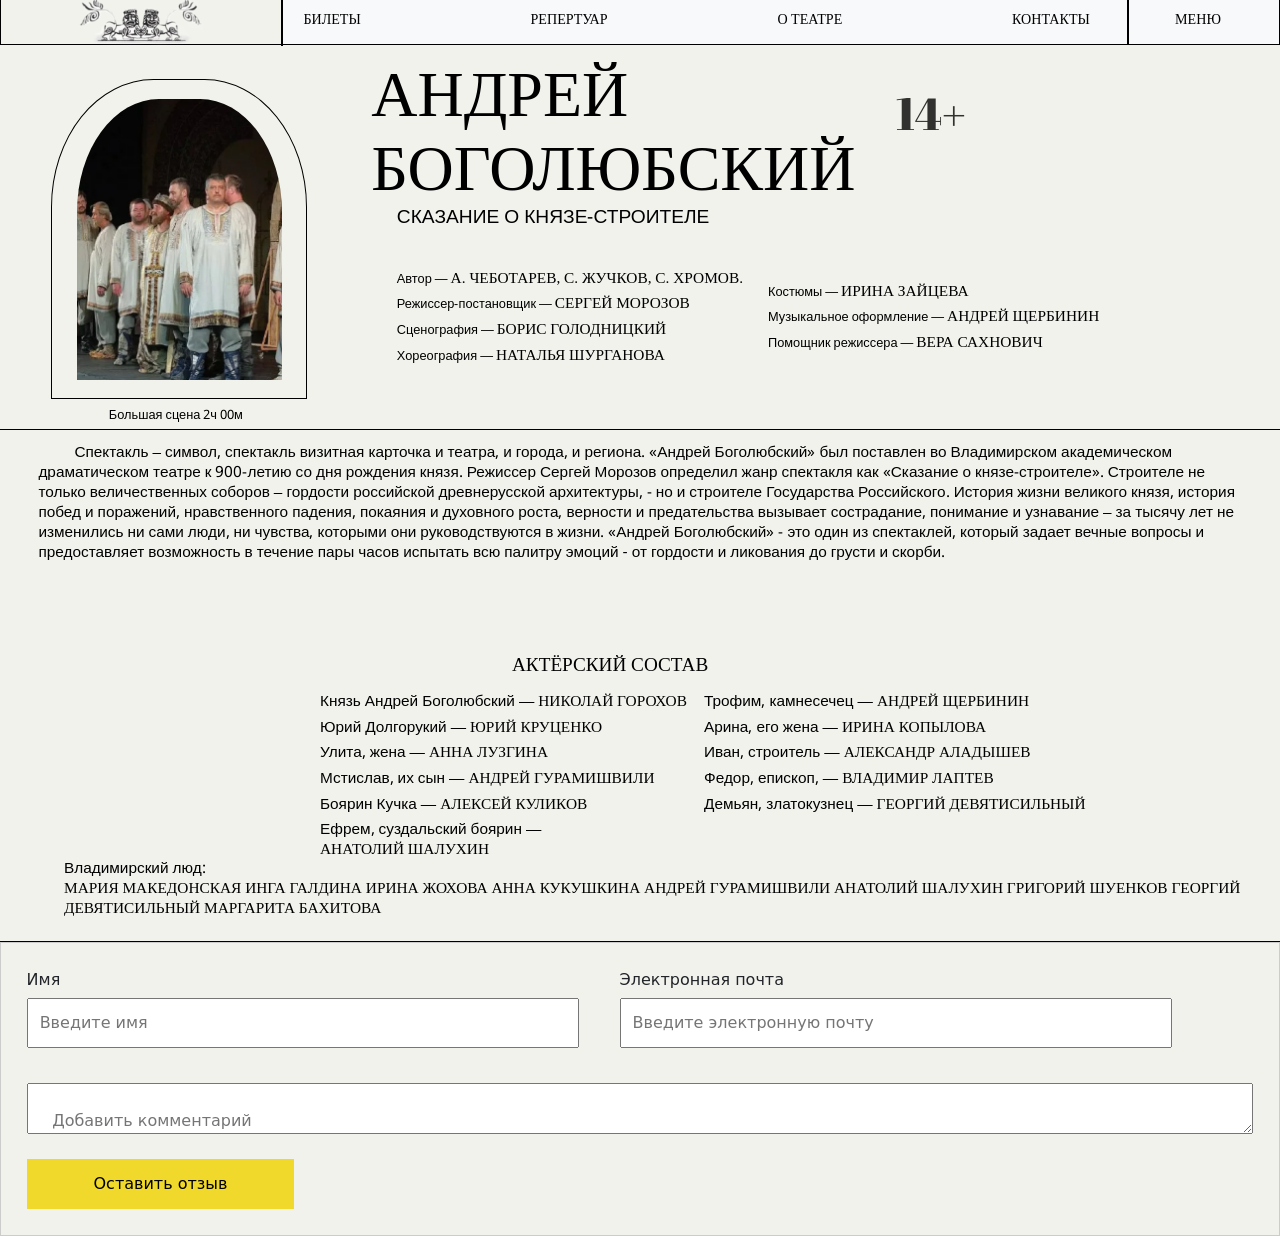
<file: spec4.html>
<!DOCTYPE html>
<html lang="ru">
<head>
    <meta charset="utf-8">
    <meta name="viewport" content="width=device-width, initial-scale=1">
    <link href="https://cdn.jsdelivr.net/npm/bootstrap@5.0.2/dist/css/bootstrap.min.css" rel="stylesheet" integrity="sha384-EVSTQN3/azprG1Anm3QDgpJLIm9Nao0Yz1ztcQTwFspd3yD65VohhpuuCOmLASjC" crossorigin="anonymous">
    <title>Анрей Боголюбский</title>
    <link rel="stylesheet" href="style_spec.css">
</head>
<body>
        <div class="header">
            <div class="logo">
                <a class="navbar-brand" href="index.html">
                    <img src="img/log.png" alt=""></a>
            </div>
            <div class="vetv1"></div>
            <nav class="navbar navbar-expand-lg bg-body-tertiary">
                <div class="container-fluid">
                    <button class="navbar-toggler" type="button" data-bs-toggle="collapse" data-bs-target="#navbarNavAltMarkup" aria-controls="navbarNavAltMarkup" aria-expanded="false" aria-label="Меню">
                        <span class="navbar-toggler-icon"></span>
                    </button>
                    <div class="collapse navbar-collapse" id="navbarNavAltMarkup">
                        <div class="navbar-nav" style="width: 100%;">
                            <a class="nav-link active" aria-current="page" href="bilet.html">Билеты</a>
                            <a class="nav-link" href="repertuar.html">Репертуар</a>
                            <a class="nav-link" href="collectiv.html">О театре</a>
                            <a class="nav-link" href="contact.html">Контакты</a>
                        </div>
                    </div>
                    <div class="vetv2"></div>
                    <!-- Модальный -->
                    <div id="myModal" class="modal">

                    <!-- Модальное содержание -->
                        <div class="modal-content">
                            <div style="display: flex; width: 100%; height: 16.5%;">
                                <a href="index.html" style ="text-decoration: none; width: 80%;"><div style="border: 1px solid #000; width:100%; height: 100%; display:flex;align-items:center;"><p style="margin-left: 2%;">Главная</p></div></a>
                                <span class="close" style="border: 1px solid #000;" style ="text-decoration: none;"><p>Закрыть</p></span>
                            </div>
                            <div style="display: flex; width: 100%; height: 34%;">
                                <div style="width:80%;">
                                    <a href="bilet.html" style ="text-decoration: none; width: 100%;"><div style="border: 1px solid #000; height: 50%; display:flex;align-items:center;"><p style="margin-left: 2%;">Билеты</p></div></a>
                                    <a href="repertuar.html" style ="text-decoration: none; width: 100%;"><div style="border: 1px solid #000; height: 50%; display:flex;align-items:center;"><p style="margin-left: 2%;">Репертуар<p></div></a>
                                </div>
                                <a href="vosvrat.html" style ="text-decoration: none; width: 20%;"><div style="border: 1px solid #000; height: 100%; display:flex;align-items:center; justify-content: center; text-align: center;"><p>Возврат <br> билетов</p></div></a>
                            </div>
                            <div style="display: flex; width: 100%; height: 34%;">
                                <div style="width:80%;">
                                    <a href="collectiv.html" style ="text-decoration: none; width: 100%;"><div style="border: 1px solid #000; height: 50%; display:flex;align-items:center; "><p style="margin-left: 2%;">О театре</p></div></a>
                                    <a href="contact.html" style ="text-decoration: none; width: 100%;"><div style="border: 1px solid #000; height: 50%; display:flex;align-items:center;"><p style="margin-left: 2%;">Контакты</p></div></a>
                                </div>
                                <a href="parthner.html" style ="text-decoration: none; width: 20%;"><div style="border: 1px solid #000; height: 100%; display:flex;align-items:center; justify-content: center;"><p>Парнёры</p></div></a>
                            </div>
                            <a href="doc.html" style ="text-decoration: none; width: 100%; height: 16.5%;"><div style="border: 1px solid #000;height: 100%;display:flex;align-items:center; justify-content: center;"><p>Документация</p></div></a>
                        </div>

                    </div>
                    <!-- Конец кода модального окна меню -->
                    <div class="navbar-nav1">
                        <a class="nav-link" id="myBtn" data-bs-toggle="modal" data-bs-target="#exampleModal">Меню</a>
                    </div>
                </div>
            </nav>
        </div>
    </div>

        <div class="telo" style="position: relative;">
            <div class="spec">
                <img src="img/боголюбский.png" alt="">
            </div>
            <div><p2 style="position: absolute; top:28.3vw; left: 8.5vw;">Большая сцена 2ч 00м</p2></div>
            <div><h20 style="position: absolute; top: 1vw; left: 29vw;">Андрей <br> Боголюбский</h20></div>
            <div><h21 style="position: absolute; top: 3vw; left: 70vw;">14+</h21></div>
            <div><p1 style="position: absolute; top: 12.5vw; left: 31vw;">сказание о князе-строителе</p1></div>
            <div><p2 style="position: absolute; top: 17.5vw; left: 31vw;">Автор — <em>А. Чеботарев,  С. Жучков, С. Хромов.</em> </p2></div>
            <div><p2 style="position: absolute; top: 19.5vw; left: 31vw;">Режиссер-постановщик — <em>Сергей МОРОЗОВ</em></p2></div>
            <div><p2 style="position: absolute; top: 21.5vw; left: 31vw;">Сценография — <em>Борис ГОЛОДНИЦКИЙ</em></p2></div>
            <div><p2 style="position: absolute; top: 23.5vw; left: 31vw;">Хореография — <em>Наталья ШУРГАНОВА</em></p2></div>
            <div><p2 style="position: absolute; top: 18.5vw; left: 60vw;">Костюмы — <em>Ирина ЗАЙЦЕВА</em></p2></div>
            <div><p2 style="position: absolute; top: 20.5vw; left: 60vw;">Музыкальное оформление — <em>Андрей ЩЕРБИНИН</em></p2></div>
            <div><p2 style="position: absolute; top: 22.5vw; left: 60vw;">Помощник режиссера — <em>Вера САХНОВИЧ</em></p2></div>
        </div>
        <div class="telo2" style="position: relative; border-top: 1px solid #000;">
            <div><p3 style="position: absolute; top: 1vw; left: 3vw; margin-right: 3%;"> &nbsp;&nbsp;&nbsp;&nbsp;&nbsp;&nbsp;&nbsp;&nbsp;&nbsp;Спектакль – символ, спектакль визитная карточка и театра, и города, и региона. «Андрей Боголюбский» был поставлен во Владимирском академическом драматическом театре к 900-летию со дня рождения князя. Режиссер Сергей Морозов определил жанр спектакля как «Сказание о князе-строителе». Строителе не только величественных соборов – гордости российской древнерусской архитектуры, - но и строителе Государства Российского. История жизни великого князя, история побед и поражений, нравственного падения, покаяния и духовного роста, верности и предательства вызывает сострадание, понимание и узнавание – за тысячу лет не изменились ни сами люди, ни чувства, которыми они руководствуются в жизни. «Андрей Боголюбский» - это один из спектаклей, который задает вечные вопросы и предоставляет возможность в течение пары часов испытать всю палитру эмоций ‑ от гордости и ликования до грусти и скорби.</p3></div>
                <div><em style="position: absolute; top: 17.5vw; left: 40vw;  font-size: 1.5vw;">Актёрский состав</em></div>
                <div><p3 style="position: absolute; top: 20.5vw; left: 25vw;">Князь Андрей Боголюбский — <em>Николай ГОРОХОВ</em> </p3></div>
                <div><p3 style="position: absolute; top: 22.5vw; left: 25vw;">Юрий Долгорукий — <em>Юрий КРУЦЕНКО</em></p3></div>
                <div><p3 style="position: absolute; top: 24.5vw; left: 25vw;">Улита, жена — <em>Анна ЛУЗГИНА</em></p2></div>
                <div><p3 style="position: absolute; top: 26.5vw; left: 25vw;">Мстислав, их сын  — <em>Андрей ГУРАМИШВИЛИ</em></p3></div>
                <div><p3 style="position: absolute; top: 28.5vw; left: 25vw;">Боярин Кучка — <em>Алексей КУЛИКОВ</em></p3></div>
                <div><p3 style="position: absolute; top: 30.5vw; left: 25vw;">Ефрем, суздальский боярин — <em><br>Анатолий ШАЛУХИН</em></p3></div>
                <div><p3 style="position: absolute; top: 20.5vw; left: 55vw;">Трофим, камнесечец — <em>Андрей ЩЕРБИНИН</em></p3></div>
                <div><p3 style="position: absolute; top: 22.5vw; left: 55vw;">Арина, его жена — <em>Ирина КОПЫЛОВА</em></p3></div>
                <div><p3 style="position: absolute; top: 24.5vw; left: 55vw;">Иван, строитель — <em>Александр АЛАДЫШЕВ</em></p3></div>
                <div><p3 style="position: absolute; top: 26.5vw; left: 55vw;">Федор, епископ,  — <em>Владимир ЛАПТЕВ</em></p3></div>
                <div><p3 style="position: absolute; top: 28.5vw; left: 55vw;">Демьян, златокузнец  — <em>Георгий ДЕВЯТИСИЛЬНЫЙ</em></p3></div>
                <div><p3 style="position: absolute; top: 33.5vw; left: 5vw;">Владимирский люд: <br><em>Мария МАКЕДОНСКАЯ
                    Инга ГАЛДИНА
                    Ирина ЖОХОВА
                    Анна КУКУШКИНА
                    Андрей ГУРАМИШВИЛИ
                    Анатолий ШАЛУХИН
                    Григорий ШУЕНКОВ
                    Георгий ДЕВЯТИСИЛЬНЫЙ
                    Маргарита БАХИТОВА</em></p3></div>
        </div>
        
    <div class="calendar"style="position: relative; border-top: 1px solid #000;">  
        <form id="myForm">
            <div class="left-column">
                <label for="fullName">Имя</label>
                <input type="text" id="fullName" name="fullName" placeholder="Введите имя"><br><br>
            </div>
            <div class="left-column">
                <label for="email">Электронная почта</label>
                <input type="email" id="email" name="email" placeholder="Введите электронную почту"><br><br>
            </div>
            <br>
                <label for="reason"></label>
                <textarea id="reason" name="reason" placeholder="Добавить комментарий"></textarea><br><br>
            <div class="middle">
                <input type="submit" value="Оставить отзыв" >
                <p6 id="message"></p6>
            </div>
        </form>
    </div>
    <button class="arrow-button" onclick="scrollToTop()" style="position: fixed; bottom: 2vw; right: 1vw;">&#8679;</button>
    <script src="https://cdn.jsdelivr.net/npm/bootstrap@5.0.2/dist/js/bootstrap.bundle.min.js" integrity="sha384-MrcW6ZMFYlzcLA8Nl+NtUVF0sA7MsXsP1UyJoMp4YLEuNSfAP+JcXn/tWtIaxVXM" crossorigin="anonymous"></script>
    <script src="https://ajax.googleapis.com/ajax/libs/jquery/3.5.1/jquery.min.js">
    </script>
    <script src="https://maxcdn.bootstrapcdn.com/bootstrap/4.5.2/js/bootstrap.min.js"></script>

    <div id="myModal1" class="modal">

        <!-- Модальное содержание -->
            <div class="modal-content1">
                
            </div>

        </div>


    <script>
        window.addEventListener('scroll', function() {
        var button = document.querySelector('.arrow-button');
        if (window.scrollY > 100) { // кнопка появляется, когда прокручено более 100 пикселей
            button.style.display = 'block'; // отображаем кнопку
        } else {
            button.style.display = 'none'; // скрываем кнопку
        }
        });
        function scrollToTop() {
        window.scrollTo({
            top: 0,
            behavior: "smooth" // добавляем плавность прокрутке
        });
    }
    </script>
    <script>
        // Получить модальный
        var modal1 = document.getElementById("myModal");
    
        // Получить кнопку, которая открывает модальный
        var btn1 = document.getElementById("myBtn");
    
        // Получить элемент <span>, который закрывает модальный
        var span1 = document.getElementsByClassName("close1")[0];
    
        // Когда пользователь нажимает на кнопку, откройте модальный
        btn1.onclick = function() {
        modal1.style.display = "block";
        }
    
            // Когда пользователь нажимает на <span> (x), закройте модальное окно
        span1.onclick = function() {
        modal1.style.display = "none";
        }
    
        // Когда пользователь щелкает в любом месте за пределами модального, закройте его
        window.onclick = function(event) {
        if (event.target == modal1) {
            modal1.style.display = "none";
        }
        }     
    </script>



<script>
    // Получить модальный
    var modal = document.getElementById("myModal1");

    // Получить кнопку, которая открывает модальный
    var btn = document.getElementById("ot");

    // Получить элемент <span>, который закрывает модальный
    var span = document.getElementsByClassName("close")[0];

    // Когда пользователь нажимает на кнопку, откройте модальный
    btn.onclick = function() {
    modal.style.display = "block";
    }

        // Когда пользователь нажимает на <span> (x), закройте модальное окно
    span.onclick = function() {
    modal.style.display = "none";
    }

    // Когда пользователь щелкает в любом месте за пределами модального, закройте его
    window.onclick = function(event) {
    if (event.target == modal) {
        modal.style.display = "none";
    }
    }     
</script>
<script>
    const form = document.getElementById('myForm');
    const fullName = document.getElementById('fullName');
    const email = document.getElementById('email');
    const reason = document.getElementById('reason');
    const message = document.getElementById('message');

    form.addEventListener('submit', function(event) {
        event.preventDefault();

        if (fullName.value.trim() === '' || email.value.trim() === '' || reason.value.trim() === '') {
            message.textContent = 'Пожалуйста, заполните все поля.';
            message.style.color = 'red';
        } else {
            // Здесь можно добавить код для отправки формы на сервер или другую обработку
            message.textContent = 'Ваш отзыв оставлен!';
            message.style.color = 'green';

            // Очищаем значения полей
            fullName.value = '';
            email.value = '';
            reason.value = '';
        }
    });

    fullName.addEventListener('input', function() {
        if (fullName.value.trim() === '') {
            fullName.style.borderColor = 'red';
        } else {
            fullName.style.borderColor = '';
        }
    });

    email.addEventListener('input', function() {
        if (email.value.trim() === '') {
            email.style.borderColor = 'red';
        } else {
            email.style.borderColor = '';
        }
    });

    reason.addEventListener('input', function() {
        if (reason.value.trim() === '') {
            reason.style.borderColor = 'red';
        } else {
            reason.style.borderColor = '';
        }
    });
</script>
</body>
</html>
</file>
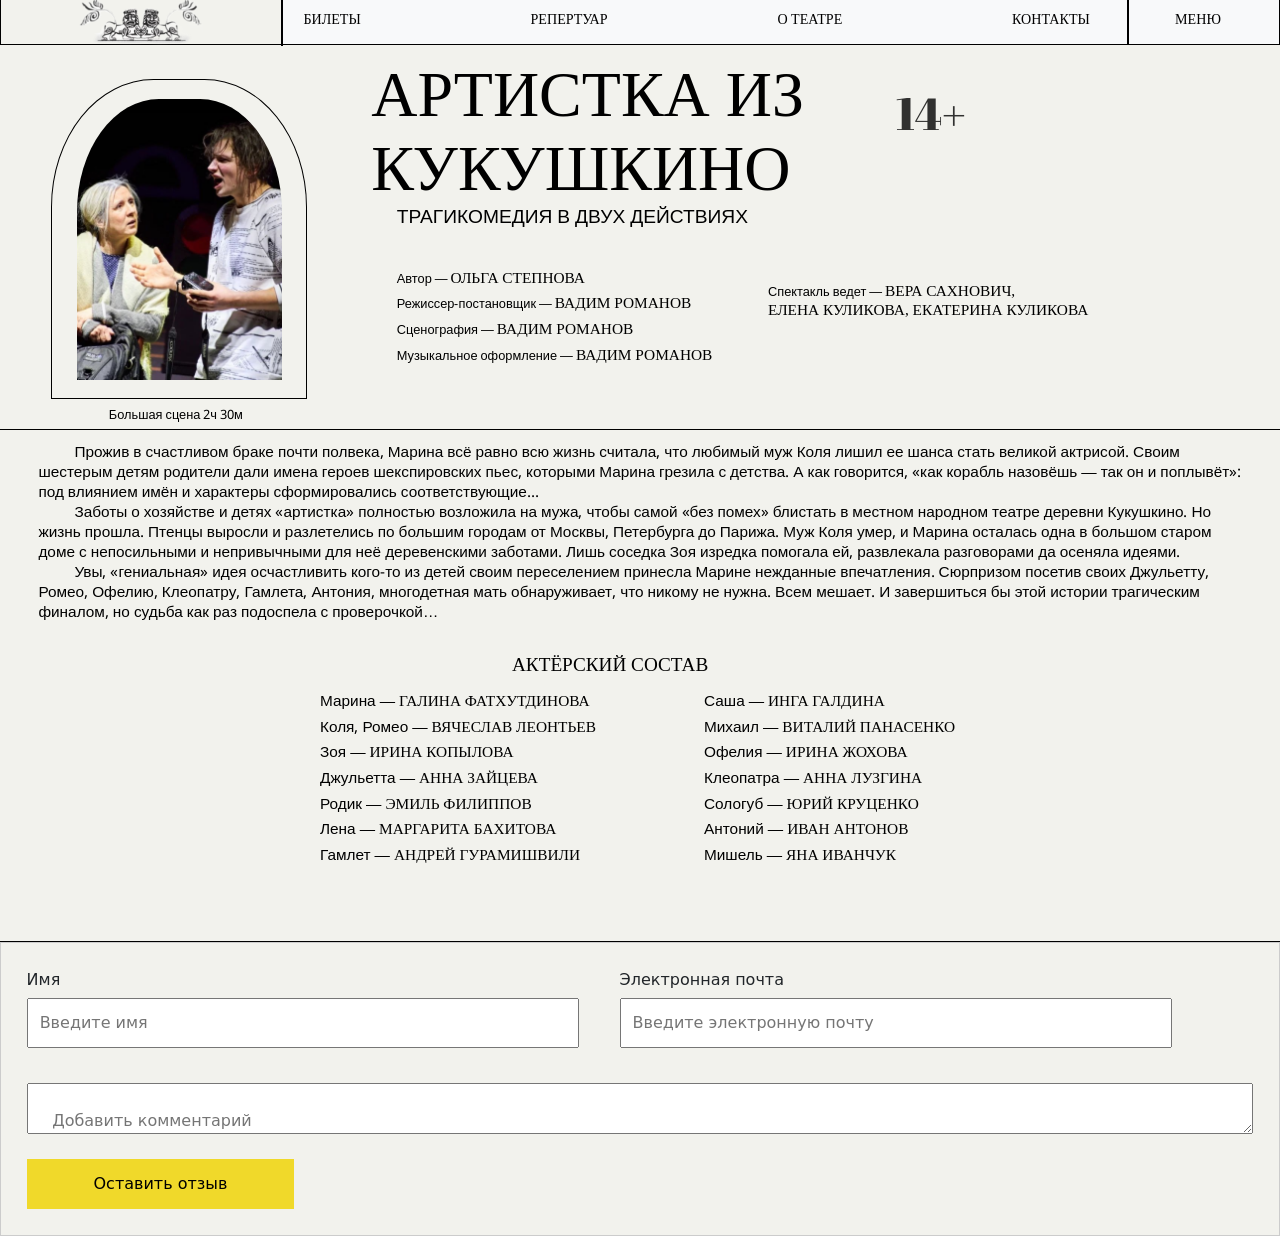
<file: spec5.html>
<!DOCTYPE html>
<html lang="ru">
<head>
    <meta charset="utf-8">
    <meta name="viewport" content="width=device-width, initial-scale=1">
    <link href="https://cdn.jsdelivr.net/npm/bootstrap@5.0.2/dist/css/bootstrap.min.css" rel="stylesheet" integrity="sha384-EVSTQN3/azprG1Anm3QDgpJLIm9Nao0Yz1ztcQTwFspd3yD65VohhpuuCOmLASjC" crossorigin="anonymous">
    <title>артистка из Кукушкино</title>
    <link rel="stylesheet" href="style_spec.css">
</head>
<body>
        <div class="header">
            <div class="logo">
                <a class="navbar-brand" href="index.html">
                    <img src="img/log.png" alt=""></a>
            </div>
            <div class="vetv1"></div>
            <nav class="navbar navbar-expand-lg bg-body-tertiary">
                <div class="container-fluid">
                    <button class="navbar-toggler" type="button" data-bs-toggle="collapse" data-bs-target="#navbarNavAltMarkup" aria-controls="navbarNavAltMarkup" aria-expanded="false" aria-label="Меню">
                        <span class="navbar-toggler-icon"></span>
                    </button>
                    <div class="collapse navbar-collapse" id="navbarNavAltMarkup">
                        <div class="navbar-nav" style="width: 100%;">
                            <a class="nav-link active" aria-current="page" href="bilet.html">Билеты</a>
                            <a class="nav-link" href="repertuar.html">Репертуар</a>
                            <a class="nav-link" href="collectiv.html">О театре</a>
                            <a class="nav-link" href="contact.html">Контакты</a>
                        </div>
                    </div>
                    <div class="vetv2"></div>
                    <!-- Модальный -->
                    <div id="myModal" class="modal">

                    <!-- Модальное содержание -->
                        <div class="modal-content">
                            <div style="display: flex; width: 100%; height: 16.5%;">
                                <a href="index.html" style ="text-decoration: none; width: 80%;"><div style="border: 1px solid #000; width:100%; height: 100%; display:flex;align-items:center;"><p style="margin-left: 2%;">Главная</p></div></a>
                                <span class="close" style="border: 1px solid #000;" style ="text-decoration: none;"><p>Закрыть</p></span>
                            </div>
                            <div style="display: flex; width: 100%; height: 34%;">
                                <div style="width:80%;">
                                    <a href="bilet.html" style ="text-decoration: none; width: 100%;"><div style="border: 1px solid #000; height: 50%; display:flex;align-items:center;"><p style="margin-left: 2%;">Билеты</p></div></a>
                                    <a href="repertuar.html" style ="text-decoration: none; width: 100%;"><div style="border: 1px solid #000; height: 50%; display:flex;align-items:center;"><p style="margin-left: 2%;">Репертуар<p></div></a>
                                </div>
                                <a href="vosvrat.html" style ="text-decoration: none; width: 20%;"><div style="border: 1px solid #000; height: 100%; display:flex;align-items:center; justify-content: center; text-align: center;"><p>Возврат <br> билетов</p></div></a>
                            </div>
                            <div style="display: flex; width: 100%; height: 34%;">
                                <div style="width:80%;">
                                    <a href="collectiv.html" style ="text-decoration: none; width: 100%;"><div style="border: 1px solid #000; height: 50%; display:flex;align-items:center; "><p style="margin-left: 2%;">О театре</p></div></a>
                                    <a href="contact.html" style ="text-decoration: none; width: 100%;"><div style="border: 1px solid #000; height: 50%; display:flex;align-items:center;"><p style="margin-left: 2%;">Контакты</p></div></a>
                                </div>
                                <a href="parthner.html" style ="text-decoration: none; width: 20%;"><div style="border: 1px solid #000; height: 100%; display:flex;align-items:center; justify-content: center;"><p>Парнёры</p></div></a>
                            </div>
                            <a href="doc.html" style ="text-decoration: none; width: 100%; height: 16.5%;"><div style="border: 1px solid #000;height: 100%;display:flex;align-items:center; justify-content: center;"><p>Документация</p></div></a>
                        </div>

                    </div>
                    <!-- Конец кода модального окна меню -->
                    <div class="navbar-nav1">
                        <a class="nav-link" id="myBtn" data-bs-toggle="modal" data-bs-target="#exampleModal">Меню</a>
                    </div>
                </div>
            </nav>
        </div>
    </div>

        <div class="telo" style="position: relative;">
            <div class="spec">
                <img src="img/кукушкино.png" alt="">
            </div>
            <div><p2 style="position: absolute; top:28.3vw; left: 8.5vw;">Большая сцена 2ч 30м</p2></div>
            <div><h20 style="position: absolute; top: 1vw; left: 29vw;">Артистка из <br>Кукушкино</h20></div>
            <div><h21 style="position: absolute; top: 3vw; left: 70vw;">14+</h21></div>
            <div><p1 style="position: absolute; top: 12.5vw; left: 31vw;">Трагикомедия в двух действиях</p1></div>
            <div><p2 style="position: absolute; top: 17.5vw; left: 31vw;">Автор — <em>Ольга Степнова</em> </p2></div>
            <div><p2 style="position: absolute; top: 19.5vw; left: 31vw;">Режиссер-постановщик — <em>Вадим РОМАНОВ</em></p2></div>
            <div><p2 style="position: absolute; top: 21.5vw; left: 31vw;">Сценография — <em>Вадим РОМАНОВ</em></p2></div>
            <div><p2 style="position: absolute; top: 23.5vw; left: 31vw;">Музыкальное оформление — <em>Вадим РОМАНОВ</em></p2></div>
            <div><p2 style="position: absolute; top: 18.5vw; left: 60vw;">Спектакль ведет — <em>Вера САХНОВИЧ, <br>Елена КУЛИКОВА, Екатерина КУЛИКОВА </em></p2></div>
        </div>
        <div class="telo2" style="position: relative; border-top: 1px solid #000;">
            <div><p3 style="position: absolute; top: 1vw; left: 3vw; margin-right: 3%;"> &nbsp;&nbsp;&nbsp;&nbsp;&nbsp;&nbsp;&nbsp;&nbsp;&nbsp;Прожив в счастливом браке почти полвека, Марина всё равно всю жизнь считала, что любимый муж Коля лишил ее шанса стать великой актрисой. Своим шестерым детям родители дали имена героев шекспировских пьес, которыми Марина грезила  с детства. А как говорится, «как корабль назовёшь — так он и поплывёт»: под влиянием имён и характеры сформировались соответствующие...
                <br>&nbsp;&nbsp;&nbsp;&nbsp;&nbsp;&nbsp;&nbsp;&nbsp;&nbsp;Заботы о хозяйстве и детях «артистка» полностью возложила на мужа, чтобы  самой  «без помех» блистать в местном народном театре деревни Кукушкино. Но жизнь прошла. Птенцы выросли и разлетелись по большим городам от Москвы, Петербурга до Парижа. Муж Коля умер, и Марина осталась одна в большом старом доме с непосильными и непривычными для неё деревенскими заботами. Лишь соседка Зоя изредка помогала ей,  развлекала разговорами да осеняла идеями.
                <br>&nbsp;&nbsp;&nbsp;&nbsp;&nbsp;&nbsp;&nbsp;&nbsp;&nbsp;Увы, «гениальная» идея  осчастливить  кого-то из детей своим переселением   принесла Марине нежданные впечатления. Сюрпризом посетив своих  Джульетту, Ромео, Офелию, Клеопатру, Гамлета, Антония,  многодетная мать обнаруживает, что никому не нужна. Всем мешает. И завершиться бы этой истории трагическим финалом, но  судьба как раз подоспела с проверочкой…</p3></div>
                <div><em style="position: absolute; top: 17.5vw; left: 40vw;  font-size: 1.5vw;">Актёрский состав</em></div>
                <div><p3 style="position: absolute; top: 20.5vw; left: 25vw;">Марина — <em>Галина ФАТХУТДИНОВА</em> </p3></div>
                <div><p3 style="position: absolute; top: 22.5vw; left: 25vw;">Коля, Ромео — <em>Вячеслав ЛЕОНТЬЕВ</em></p3></div>
                <div><p3 style="position: absolute; top: 24.5vw; left: 25vw;">Зоя  — <em>Ирина КОПЫЛОВА</em></p2></div>
                <div><p3 style="position: absolute; top: 26.5vw; left: 25vw;">Джульетта — <em>Анна ЗАЙЦЕВА</em></p3></div>
                <div><p3 style="position: absolute; top: 28.5vw; left: 25vw;">Родик — <em>Эмиль ФИЛИППОВ</em></p3></div>
                <div><p3 style="position: absolute; top: 30.5vw; left: 25vw;">Лена — <em>Маргарита БАХИТОВА</em></p3></div>
                <div><p3 style="position: absolute; top: 20.5vw; left: 55vw;">Саша — <em>Инга ГАЛДИНА</em></p3></div>
                <div><p3 style="position: absolute; top: 22.5vw; left: 55vw;">Михаил  — <em>Виталий ПАНАСЕНКО</em></p3></div>
                <div><p3 style="position: absolute; top: 24.5vw; left: 55vw;">Офелия — <em>Ирина ЖОХОВА</em></p3></div>
                <div><p3 style="position: absolute; top: 26.5vw; left: 55vw;">Клеопатра — <em>Анна ЛУЗГИНА</em></p3></div>
                <div><p3 style="position: absolute; top: 28.5vw; left: 55vw;">Сологуб — <em>Юрий КРУЦЕНКО</em></p3></div>
                <div><p3 style="position: absolute; top: 32.5vw; left: 25vw;">Гамлет — <em>Андрей ГУРАМИШВИЛИ</em></p3></div>
                <div><p3 style="position: absolute; top: 32.5vw; left: 55vw;">Мишель — <em>Яна ИВАНЧУК</em></p3></div>
                <div><p3 style="position: absolute; top: 30.5vw; left: 55vw;">Антоний — <em>Иван АНТОНОВ</em></p3></div>
        </div>
        
    <div class="calendar"style="position: relative; border-top: 1px solid #000;">  
        <form id="myForm">
            <div class="left-column">
                <label for="fullName">Имя</label>
                <input type="text" id="fullName" name="fullName" placeholder="Введите имя"><br><br>
            </div>
            <div class="left-column">
                <label for="email">Электронная почта</label>
                <input type="email" id="email" name="email" placeholder="Введите электронную почту"><br><br>
            </div>
            <br>
                <label for="reason"></label>
                <textarea id="reason" name="reason" placeholder="Добавить комментарий"></textarea><br><br>
            <div class="middle">
                <input type="submit" value="Оставить отзыв" >
                <p6 id="message"></p6>
            </div>
        </form>
    </div>
    <button class="arrow-button" onclick="scrollToTop()" style="position: fixed; bottom: 2vw; right: 1vw;">&#8679;</button>
    <script src="https://cdn.jsdelivr.net/npm/bootstrap@5.0.2/dist/js/bootstrap.bundle.min.js" integrity="sha384-MrcW6ZMFYlzcLA8Nl+NtUVF0sA7MsXsP1UyJoMp4YLEuNSfAP+JcXn/tWtIaxVXM" crossorigin="anonymous"></script>
    <script src="https://ajax.googleapis.com/ajax/libs/jquery/3.5.1/jquery.min.js">
    </script>
    <script src="https://maxcdn.bootstrapcdn.com/bootstrap/4.5.2/js/bootstrap.min.js"></script>

    <div id="myModal1" class="modal">

        <!-- Модальное содержание -->
            <div class="modal-content1">
                
            </div>

        </div>


    <script>
        window.addEventListener('scroll', function() {
        var button = document.querySelector('.arrow-button');
        if (window.scrollY > 100) { // кнопка появляется, когда прокручено более 100 пикселей
            button.style.display = 'block'; // отображаем кнопку
        } else {
            button.style.display = 'none'; // скрываем кнопку
        }
        });
        function scrollToTop() {
        window.scrollTo({
            top: 0,
            behavior: "smooth" // добавляем плавность прокрутке
        });
    }
    </script>
    <script>
        // Получить модальный
        var modal1 = document.getElementById("myModal");
    
        // Получить кнопку, которая открывает модальный
        var btn1 = document.getElementById("myBtn");
    
        // Получить элемент <span>, который закрывает модальный
        var span1 = document.getElementsByClassName("close1")[0];
    
        // Когда пользователь нажимает на кнопку, откройте модальный
        btn1.onclick = function() {
        modal1.style.display = "block";
        }
    
            // Когда пользователь нажимает на <span> (x), закройте модальное окно
        span1.onclick = function() {
        modal1.style.display = "none";
        }
    
        // Когда пользователь щелкает в любом месте за пределами модального, закройте его
        window.onclick = function(event) {
        if (event.target == modal1) {
            modal1.style.display = "none";
        }
        }     
    </script>



<script>
    // Получить модальный
    var modal = document.getElementById("myModal1");

    // Получить кнопку, которая открывает модальный
    var btn = document.getElementById("ot");

    // Получить элемент <span>, который закрывает модальный
    var span = document.getElementsByClassName("close")[0];

    // Когда пользователь нажимает на кнопку, откройте модальный
    btn.onclick = function() {
    modal.style.display = "block";
    }

        // Когда пользователь нажимает на <span> (x), закройте модальное окно
    span.onclick = function() {
    modal.style.display = "none";
    }

    // Когда пользователь щелкает в любом месте за пределами модального, закройте его
    window.onclick = function(event) {
    if (event.target == modal) {
        modal.style.display = "none";
    }
    }     
</script>
<script>
    const form = document.getElementById('myForm');
    const fullName = document.getElementById('fullName');
    const email = document.getElementById('email');
    const reason = document.getElementById('reason');
    const message = document.getElementById('message');

    form.addEventListener('submit', function(event) {
        event.preventDefault();

        if (fullName.value.trim() === '' || email.value.trim() === '' || reason.value.trim() === '') {
            message.textContent = 'Пожалуйста, заполните все поля.';
            message.style.color = 'red';
        } else {
            // Здесь можно добавить код для отправки формы на сервер или другую обработку
            message.textContent = 'Ваш отзыв оставлен!';
            message.style.color = 'green';

            // Очищаем значения полей
            fullName.value = '';
            email.value = '';
            reason.value = '';
        }
    });

    fullName.addEventListener('input', function() {
        if (fullName.value.trim() === '') {
            fullName.style.borderColor = 'red';
        } else {
            fullName.style.borderColor = '';
        }
    });

    email.addEventListener('input', function() {
        if (email.value.trim() === '') {
            email.style.borderColor = 'red';
        } else {
            email.style.borderColor = '';
        }
    });

    reason.addEventListener('input', function() {
        if (reason.value.trim() === '') {
            reason.style.borderColor = 'red';
        } else {
            reason.style.borderColor = '';
        }
    });
</script>
</body>
</html>
</file>
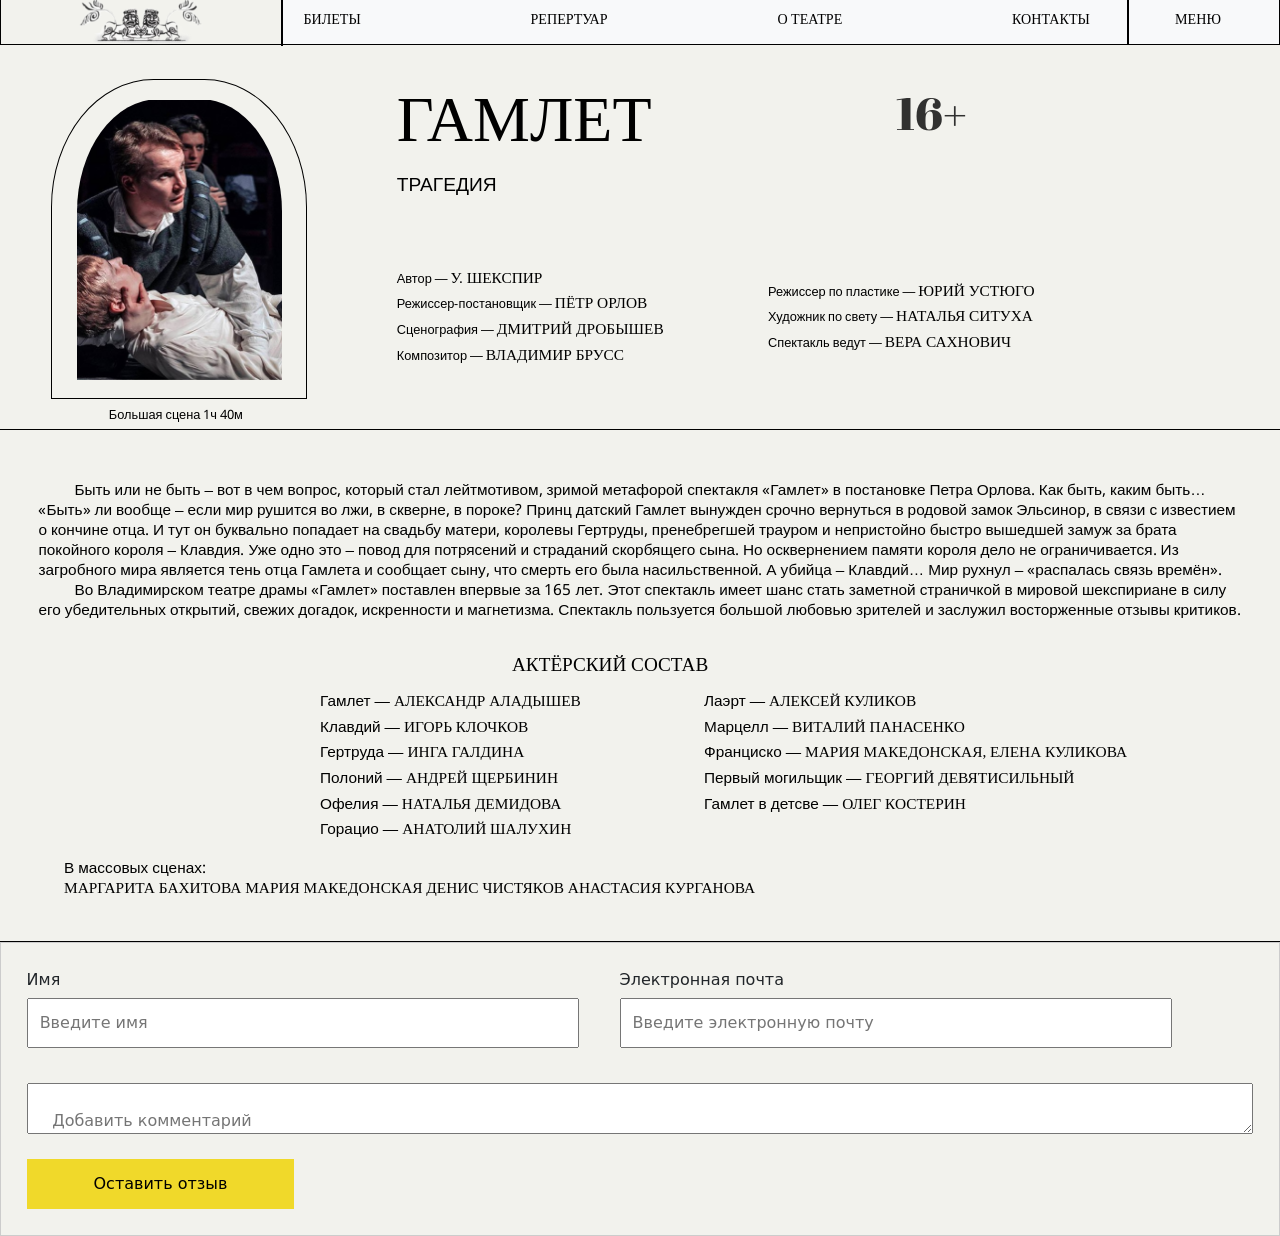
<file: spec6.html>
<!DOCTYPE html>
<html lang="ru">
<head>
    <meta charset="utf-8">
    <meta name="viewport" content="width=device-width, initial-scale=1">
    <link href="https://cdn.jsdelivr.net/npm/bootstrap@5.0.2/dist/css/bootstrap.min.css" rel="stylesheet" integrity="sha384-EVSTQN3/azprG1Anm3QDgpJLIm9Nao0Yz1ztcQTwFspd3yD65VohhpuuCOmLASjC" crossorigin="anonymous">
    <title>Гамлет</title>
    <link rel="stylesheet" href="style_spec.css">
</head>
<body>
        <div class="header">
            <div class="logo">
                <a class="navbar-brand" href="index.html">
                    <img src="img/log.png" alt=""></a>
            </div>
            <div class="vetv1"></div>
            <nav class="navbar navbar-expand-lg bg-body-tertiary">
                <div class="container-fluid">
                    <button class="navbar-toggler" type="button" data-bs-toggle="collapse" data-bs-target="#navbarNavAltMarkup" aria-controls="navbarNavAltMarkup" aria-expanded="false" aria-label="Меню">
                        <span class="navbar-toggler-icon"></span>
                    </button>
                    <div class="collapse navbar-collapse" id="navbarNavAltMarkup">
                        <div class="navbar-nav" style="width: 100%;">
                            <a class="nav-link active" aria-current="page" href="bilet.html">Билеты</a>
                            <a class="nav-link" href="repertuar.html">Репертуар</a>
                            <a class="nav-link" href="collectiv.html">О театре</a>
                            <a class="nav-link" href="contact.html">Контакты</a>
                        </div>
                    </div>
                    <div class="vetv2"></div>
                    <!-- Модальный -->
                    <div id="myModal" class="modal">

                    <!-- Модальное содержание -->
                        <div class="modal-content">
                            <div style="display: flex; width: 100%; height: 16.5%;">
                                <a href="index.html" style ="text-decoration: none; width: 80%;"><div style="border: 1px solid #000; width:100%; height: 100%; display:flex;align-items:center;"><p style="margin-left: 2%;">Главная</p></div></a>
                                <span class="close" style="border: 1px solid #000;" style ="text-decoration: none;"><p>Закрыть</p></span>
                            </div>
                            <div style="display: flex; width: 100%; height: 34%;">
                                <div style="width:80%;">
                                    <a href="bilet.html" style ="text-decoration: none; width: 100%;"><div style="border: 1px solid #000; height: 50%; display:flex;align-items:center;"><p style="margin-left: 2%;">Билеты</p></div></a>
                                    <a href="repertuar.html" style ="text-decoration: none; width: 100%;"><div style="border: 1px solid #000; height: 50%; display:flex;align-items:center;"><p style="margin-left: 2%;">Репертуар<p></div></a>
                                </div>
                                <a href="vosvrat.html" style ="text-decoration: none; width: 20%;"><div style="border: 1px solid #000; height: 100%; display:flex;align-items:center; justify-content: center; text-align: center;"><p>Возврат <br> билетов</p></div></a>
                            </div>
                            <div style="display: flex; width: 100%; height: 34%;">
                                <div style="width:80%;">
                                    <a href="collectiv.html" style ="text-decoration: none; width: 100%;"><div style="border: 1px solid #000; height: 50%; display:flex;align-items:center; "><p style="margin-left: 2%;">О театре</p></div></a>
                                    <a href="contact.html" style ="text-decoration: none; width: 100%;"><div style="border: 1px solid #000; height: 50%; display:flex;align-items:center;"><p style="margin-left: 2%;">Контакты</p></div></a>
                                </div>
                                <a href="parthner.html" style ="text-decoration: none; width: 20%;"><div style="border: 1px solid #000; height: 100%; display:flex;align-items:center; justify-content: center;"><p>Парнёры</p></div></a>
                            </div>
                            <a href="doc.html" style ="text-decoration: none; width: 100%; height: 16.5%;"><div style="border: 1px solid #000;height: 100%;display:flex;align-items:center; justify-content: center;"><p>Документация</p></div></a>
                        </div>

                    </div>
                    <!-- Конец кода модального окна меню -->
                    <div class="navbar-nav1">
                        <a class="nav-link" id="myBtn" data-bs-toggle="modal" data-bs-target="#exampleModal">Меню</a>
                    </div>
                </div>
            </nav>
        </div>
    </div>

        <div class="telo" style="position: relative;">
            <div class="spec">
                <img src="img/гамлет 1.png" alt="">
            </div>
            <div><p2 style="position: absolute; top:28.3vw; left: 8.5vw;">Большая сцена 1ч 40м</p2></div>
            <div><h20 style="position: absolute; top: 3vw; left: 31vw;">Гамлет</h20></div>
            <div><h21 style="position: absolute; top: 3vw; left: 70vw;">16+</h21></div>
            <div><p1 style="position: absolute; top: 10vw; left: 31vw;">Трагедия</p1></div>
            <div><p2 style="position: absolute; top: 17.5vw; left: 31vw;">Автор — <em>У. Шекспир</em> </p2></div>
            <div><p2 style="position: absolute; top: 19.5vw; left: 31vw;">Режиссер-постановщик — <em>Пётр ОРЛОВ</em></p2></div>
            <div><p2 style="position: absolute; top: 21.5vw; left: 31vw;">Сценография — <em>Дмитрий ДРОБЫШЕВ</em></p2></div>
            <div><p2 style="position: absolute; top: 23.5vw; left: 31vw;">Композитор — <em>Владимир БРУСС</em></p2></div>
            <div><p2 style="position: absolute; top: 18.5vw; left: 60vw;">Режиссер по пластике — <em>Юрий УСТЮГО</em></p2></div>
            <div><p2 style="position: absolute; top: 20.5vw; left: 60vw;">Художник по свету — <em>Наталья СИТУХА</em></p2></div>
            <div><p2 style="position: absolute; top: 22.5vw; left: 60vw;">Спектакль ведут — <em>Вера САХНОВИЧ</em></p2></div>
        </div>
        <div class="telo2" style="position: relative; border-top: 1px solid #000;">
            <div><p3 style="position: absolute; top: 4vw; left: 3vw; margin-right: 3%;"> &nbsp;&nbsp;&nbsp;&nbsp;&nbsp;&nbsp;&nbsp;&nbsp;&nbsp;Быть или не быть – вот в чем вопрос, который стал лейтмотивом, зримой метафорой спектакля «Гамлет» в постановке Петра Орлова. Как быть, каким быть… «Быть» ли вообще – если мир рушится во лжи, в скверне, в пороке? Принц датский Гамлет вынужден срочно вернуться в родовой замок Эльсинор, в связи с известием о кончине отца. И тут он буквально попадает на свадьбу матери, королевы Гертруды, пренебрегшей трауром и непристойно быстро вышедшей замуж за брата покойного короля – Клавдия. Уже одно это – повод для потрясений и страданий скорбящего сына. Но осквернением памяти короля дело не ограничивается. Из загробного мира является тень отца Гамлета и сообщает сыну, что смерть его была насильственной. А убийца – Клавдий… Мир рухнул – «распалась связь времён».

                <br>&nbsp;&nbsp;&nbsp;&nbsp;&nbsp;&nbsp;&nbsp;&nbsp;&nbsp;Во Владимирском театре драмы «Гамлет» поставлен впервые за 165 лет. Этот спектакль имеет шанс стать заметной страничкой в мировой шекспириане в силу его убедительных открытий, свежих догадок, искренности и магнетизма. Спектакль пользуется большой любовью зрителей и заслужил восторженные отзывы критиков.</p3></div>
                <div><em style="position: absolute; top: 17.5vw; left: 40vw;  font-size: 1.5vw;">Актёрский состав</em></div>
                <div><p3 style="position: absolute; top: 20.5vw; left: 25vw;">Гамлет — <em>Александр АЛАДЫШЕВ</em> </p3></div>
                <div><p3 style="position: absolute; top: 22.5vw; left: 25vw;">Клавдий — <em>Игорь КЛОЧКОВ</em></p3></div>
                <div><p3 style="position: absolute; top: 24.5vw; left: 25vw;">Гертруда — <em>Инга ГАЛДИНА</em></p2></div>
                <div><p3 style="position: absolute; top: 26.5vw; left: 25vw;">Полоний — <em>Андрей ЩЕРБИНИН</em></p3></div>
                <div><p3 style="position: absolute; top: 28.5vw; left: 25vw;">Офелия — <em>Наталья ДЕМИДОВА</em></p3></div>
                <div><p3 style="position: absolute; top: 30.5vw; left: 25vw;">Горацио — <em>Анатолий ШАЛУХИН</em></p3></div>
                <div><p3 style="position: absolute; top: 20.5vw; left: 55vw;">Лаэрт — <em>Алексей КУЛИКОВ</em></p3></div>
                <div><p3 style="position: absolute; top: 22.5vw; left: 55vw;">Марцелл — <em>Виталий ПАНАСЕНКО</em></p3></div>
                <div><p3 style="position: absolute; top: 24.5vw; left: 55vw;">Франциско — <em>Мария МАКЕДОНСКАЯ, Елена КУЛИКОВА</em></p3></div>
                <div><p3 style="position: absolute; top: 26.5vw; left: 55vw;">Первый могильщик — <em>Георгий ДЕВЯТИСИЛЬНЫЙ</em></p3></div>
                <div><p3 style="position: absolute; top: 28.5vw; left: 55vw;">Гамлет в детсве — <em>Олег КОСТЕРИН</em></p3></div>
                <div><p3 style="position: absolute; top: 33.5vw; left: 5vw;">В массовых сценах: <br><em>Маргарита БАХИТОВА
                    Мария МАКЕДОНСКАЯ
                    Денис ЧИСТЯКОВ
                    Анастасия КУРГАНОВА</em></p3></div>
        </div>
        
    <div class="calendar"style="position: relative; border-top: 1px solid #000;">  
        <form id="myForm">
            <div class="left-column">
                <label for="fullName">Имя</label>
                <input type="text" id="fullName" name="fullName" placeholder="Введите имя"><br><br>
            </div>
            <div class="left-column">
                <label for="email">Электронная почта</label>
                <input type="email" id="email" name="email" placeholder="Введите электронную почту"><br><br>
            </div>
            <br>
                <label for="reason"></label>
                <textarea id="reason" name="reason" placeholder="Добавить комментарий"></textarea><br><br>
            <div class="middle">
                <input type="submit" value="Оставить отзыв" >
                <p6 id="message"></p6>
            </div>
        </form>
    </div>
    <button class="arrow-button" onclick="scrollToTop()" style="position: fixed; bottom: 2vw; right: 1vw;">&#8679;</button>
    <script src="https://cdn.jsdelivr.net/npm/bootstrap@5.0.2/dist/js/bootstrap.bundle.min.js" integrity="sha384-MrcW6ZMFYlzcLA8Nl+NtUVF0sA7MsXsP1UyJoMp4YLEuNSfAP+JcXn/tWtIaxVXM" crossorigin="anonymous"></script>
    <script src="https://ajax.googleapis.com/ajax/libs/jquery/3.5.1/jquery.min.js">
    </script>
    <script src="https://maxcdn.bootstrapcdn.com/bootstrap/4.5.2/js/bootstrap.min.js"></script>

    <div id="myModal1" class="modal">

        <!-- Модальное содержание -->
            <div class="modal-content1">
                
            </div>

        </div>


    <script>
        window.addEventListener('scroll', function() {
        var button = document.querySelector('.arrow-button');
        if (window.scrollY > 100) { // кнопка появляется, когда прокручено более 100 пикселей
            button.style.display = 'block'; // отображаем кнопку
        } else {
            button.style.display = 'none'; // скрываем кнопку
        }
        });
        function scrollToTop() {
        window.scrollTo({
            top: 0,
            behavior: "smooth" // добавляем плавность прокрутке
        });
    }
    </script>
    <script>
        // Получить модальный
        var modal1 = document.getElementById("myModal");
    
        // Получить кнопку, которая открывает модальный
        var btn1 = document.getElementById("myBtn");
    
        // Получить элемент <span>, который закрывает модальный
        var span1 = document.getElementsByClassName("close1")[0];
    
        // Когда пользователь нажимает на кнопку, откройте модальный
        btn1.onclick = function() {
        modal1.style.display = "block";
        }
    
            // Когда пользователь нажимает на <span> (x), закройте модальное окно
        span1.onclick = function() {
        modal1.style.display = "none";
        }
    
        // Когда пользователь щелкает в любом месте за пределами модального, закройте его
        window.onclick = function(event) {
        if (event.target == modal1) {
            modal1.style.display = "none";
        }
        }     
    </script>



<script>
    // Получить модальный
    var modal = document.getElementById("myModal1");

    // Получить кнопку, которая открывает модальный
    var btn = document.getElementById("ot");

    // Получить элемент <span>, который закрывает модальный
    var span = document.getElementsByClassName("close")[0];

    // Когда пользователь нажимает на кнопку, откройте модальный
    btn.onclick = function() {
    modal.style.display = "block";
    }

        // Когда пользователь нажимает на <span> (x), закройте модальное окно
    span.onclick = function() {
    modal.style.display = "none";
    }

    // Когда пользователь щелкает в любом месте за пределами модального, закройте его
    window.onclick = function(event) {
    if (event.target == modal) {
        modal.style.display = "none";
    }
    }     
</script>
<script>
    const form = document.getElementById('myForm');
    const fullName = document.getElementById('fullName');
    const email = document.getElementById('email');
    const reason = document.getElementById('reason');
    const message = document.getElementById('message');

    form.addEventListener('submit', function(event) {
        event.preventDefault();

        if (fullName.value.trim() === '' || email.value.trim() === '' || reason.value.trim() === '') {
            message.textContent = 'Пожалуйста, заполните все поля.';
            message.style.color = 'red';
        } else {
            // Здесь можно добавить код для отправки формы на сервер или другую обработку
            message.textContent = 'Ваш отзыв оставлен!';
            message.style.color = 'green';

            // Очищаем значения полей
            fullName.value = '';
            email.value = '';
            reason.value = '';
        }
    });

    fullName.addEventListener('input', function() {
        if (fullName.value.trim() === '') {
            fullName.style.borderColor = 'red';
        } else {
            fullName.style.borderColor = '';
        }
    });

    email.addEventListener('input', function() {
        if (email.value.trim() === '') {
            email.style.borderColor = 'red';
        } else {
            email.style.borderColor = '';
        }
    });

    reason.addEventListener('input', function() {
        if (reason.value.trim() === '') {
            reason.style.borderColor = 'red';
        } else {
            reason.style.borderColor = '';
        }
    });
</script>
</body>
</html>
</file>
<file: style_index.css>
@import url('https://fonts.googleapis.com/css2?family=Abril+Fatface&family=Nokora&family=Unna&display=swap');

body{
    background-color: #F2F2ED;
    margin: 0;

}
.header{
    align-content: center;
    justify-content: space-around;
    display: flex;
    height: 4vw;
    color: #0000;
    font-family: Playfair Display SC;
    font-size: 1.1vw; /* 2% of the viewport width */
    font-style: normal;
    font-weight: 400;
    line-height: normal;
    text-transform: uppercase;
    border: 1px solid #000;
    background-color: #F2F2ED;
    width: 100%;
    position: fixed;
    z-index: 1000;
    margin-top: -4%;
    
}
h1{
    color: #000;
    font-family: Playfair Display SC;
    font-size: 3vw; /* 2% of the viewport width */
    font-style: normal;
    font-weight: 400;
    line-height: normal;
    text-transform: uppercase;
    position: relative;
    left: 25vw;
    text-align: left;
    z-index: 100;
    width: 100%;
}

h2{
    color: #000;
    font-family: Playfair Display SC;
    font-size: 2.5vw; /* 2% of the viewport width */
    font-style: normal;
    font-weight: 400;
    line-height: normal;
    text-transform: uppercase;
    z-index: 100;
    position: relative;
    left: 23vw;
    top:-27vw;
    width: 100%;
}

h3{
    flex-shrink: 0;
    color: #000;
    text-align: center;
    font-family: Playfair Display SC;
    font-size: 2vw;
    font-style: normal;
    font-weight: 400;
    line-height: normal;
    text-transform: uppercase;
}

h4{
    flex-shrink: 0;
    color: #000;
    text-align: center;
    font-family: Playfair Display SC;
    font-size: 2vw;
    font-style: normal;
    font-weight: 400;
    line-height: normal;
    text-transform: uppercase;
    text-align: center;
    position: relative;
    top:3vw;
}

p{
    color: #000;
    font-family: Playfair Display SC;
    font-size: 2.7vw; /* 2% of the viewport width */
    font-style: normal;
    font-weight: 400;
    line-height: normal;
    text-transform: uppercase;
}
em{
    font-family: 'Abril Fatface', serif;
    font-style: normal;
}


p1{
    color: #000;
    font-family: 'Nokora', sans-serif;
    font-size: 1.5vw; /* 2% of the viewport width */
    font-style: normal;
    font-weight: 400;
    line-height: normal;
    z-index: 100;
    position: relative;
    bottom:-3%;
    left: 1%;

}

p2{
    color: #000;
    font-family: Playfair Display SC;
    font-size: 2vw; /* 2% of the viewport width */
    font-style: normal;
    font-weight: 400;
    line-height: normal;
    text-transform: uppercase;
    position: relative;
    top: -9%;
}


p6{
    font-family: 'Nokora', sans-serif;
    font-style: normal;
    font-size: 1.2vw;
    color: #000;
    position: relative;
    top:2vw;
}
p7{
    font-family: 'Nokora', sans-serif;
    font-style: normal;
    font-size: 1.2vw;
    color: #000;
    position: relative;
    top:2vw;
}

p8{
    font-family: 'Abril Fatface', serif;
    font-style: normal;
    color: rgba(0, 0, 0, 0.37);
    position: relative;
    top:3.5vw;
    font-size: 1vw;
}


p10{
    color: #000;
    font-family: Playfair Display SC;
    font-size: 2.8vw; /* 2% of the viewport width */
    font-style: normal;
    font-weight: 400;
    line-height: normal;
    text-transform: uppercase;
    position: relative;
}

.cl{
    width: 18.98vw;
    height: 23vw; /* 30% of the viewport height */
    flex-shrink: 0;
    border: 1px solid #000;
    justify-content: center;
    display: flex;
}
.telo{
    width: 100%;
    position: relative;
    margin-top: 3.5vw;
    height: 28vw; /* 30% of the viewport height */
    overflow: hidden;

}

.but{
    background-color: #F0D92A;
    border: none;
    width: 20vw;
    height: 3vw;
    position: relative;
    left:30%;
    top:-95%;
    border-radius: 1.5vw;
    font-size: 1.5vw;
}

.telo2{
    justify-content: left;
    align-self: center;
    display: flex;
}


.podsob{
    width: 100%;
    flex-shrink: 0;
    border: 1px solid #000;
    background: #F2F2ED;
    display: flex;
    justify-content: space-around;
    
}

.artist,
.golos{
    width: 28.92vw;
    height: 35vw; /* 50% of the viewport height */
    flex-shrink: 0;
    border: 1px solid #000;
}
.artist{
    background-color: #F0D92A;
    align-items: center;
    display: flex;
    flex-wrap: wrap;
    flex-direction: column;
    justify-content: space-evenly;
}

.artist:hover .foto{
    background-color: #FFC224;
}


.artist img{
    width: 13vw;

}

.golos{
    background-color: #D9D9D9;
    flex-wrap: wrap;
    justify-content: space-between;
    align-items: flex-end;
    flex-direction: column;
    overflow: hidden;
}

.golos img{
    width: 27vw;
    margin-left: 18%;
    z-index: 1;
    position: relative;
    top: -9%;
}


.vpn{
    width: 40.97vw;
    height: 35vw; /* 50% of the viewport height */
    flex-shrink: 0;
    border: 1px solid #000;
    background-color: #B8AF9E;
    display: flex;
    flex-wrap: wrap;
    justify-content: space-around;
    align-content: flex-end;
    overflow: hidden;
}

.vpn img{
    width: 45vw;
    z-index: 1;
    position: relative;
    top:-6%;
}

.nav-link{
    color: #000;

}
.nav-link:hover {
    color: #F0D92A;
}

.logo {
    display: flex;
    align-items: center;
    width: 30%; /* Ширина занимает всю доступную ширину */
    height: 150%;
    color: #000;
    line-height: normal;
    text-transform: uppercase;
    justify-content: center; /* Логотип будет выравниваться по центру */
    margin-bottom: 1.5vw;
}

#logoText{
    color: #000;
    position: relative;
    text-align: center;
    top:4%;
    font-size: 2vw;
}

#logoText1{
    color: #000;
    position: relative;
    text-align: center;
    font-size: 4vw;
    top:8%;
    font-weight: bold;
}

.navbar-brand img {
    position: relative;
    width: 13vw; /* Логотип будет уменьшаться при уменьшении родительского элемента */
    left: 12%;
}


.arrow-button{
    background-color: white; /* задаем белый цвет */
    border-radius: 50%; /* делаем кнопку круглой */
    font-size: 1.5rem; /* задаем размер шрифта */
    width: 5vw; /* задаем ширину кнопки */
    height: 5vw; /* задаем высоту кнопки */
    border: none; /* убираем границу */
    cursor: pointer; /* добавляем стиль курсора при наведении */
    display: none; /* кнопка изначально скрыта */
  }

  .arrow-button:hover{
    background-color: #F0D92A; /* задаем белый цвет */
  }


  .navbar-toggler:hover{
    color: #F0D92A;
  }

  .navbar-toggler{
    display: flex;
    padding-inline-end:0%;
    color: #000;
    width: 3vw;
    list-style-type: style none; 
  }

  .container-fluid{
    display: flex;
    justify-content: space-between;
  }

  .navbar {
    width: 100%; /* 100% of the parent container's width */
    display: flex;
    justify-content: space-between;
    flex-wrap: nowrap;
    z-index: 1000;
  }

  .slii{
    width: 100%;
    height: 33vw; /* 70% of the viewport height */
    flex-shrink: 0;
    z-index: 1;
  }
  
  .navbar-nav {
    display: flex;
    flex-grow: 1;
    justify-content: space-between;
    list-style-type: none;
    padding: 0;
  }
  .navbar-nav1 {
    display: flex;
    flex-grow: 0.2;
    justify-content: space-around;
    list-style-type: none;
    padding: 0;
    align-items: center;
  }

  .footer_up img{
    width: 13vw; /* Логотип будет уменьшаться при уменьшении родительского элемента */
}

.ic{
    width: 1vw;
    height: 1vw;
}

.text{
    margin-top: 6vw;
    text-align: center;
}

.sob{
    width: 98.9vw;
    height: 5vw; /* 50% of the viewport height */
    border: 1px solid #000;
    background: #F2F2ED;
    display:flex;
    justify-content: center;
    align-items: center;
}

.footer_up{
    width: 98.9vw;
    height: 5vw; /* 50% of the viewport height */
    border: 1px solid #000;
    background: #F2F2ED;
    display:flex;
    justify-content: center;
    align-items: center;
}

.footer_down{
    width: 98.9vw;
    height: 7.4vw; /* 50% of the viewport height */
    border: 1px solid #000;
    background: #F2F2ED;
    display: flex;
    justify-content: space-between;
    text-align: center;
    align-items: center;
}
.credit{
    width: 83.9vw;
    height: 7.4vw; /* 50% of the viewport height */
    display: flex;
    justify-content: center;
    margin-left: 13vw;
    align-items: center;
}
.svz{
    width: 10vw;
    height: 4vw; /* 50% of the viewport height */
    justify-content: center;
    margin-right: 2vw;
    margin-bottom: 0.3vw;
}

.icons img{
    width: 2vw;

}

.icons{
    width: 7vw;
    display: flex;
    justify-content: space-around;
    margin-left: 0.5vw;
    margin-top: 0.5vw;
}

h7{
    color: #000;
    text-align: center;
    font-family: Playfair Display SC;
    font-size: 1vw;
    font-style: normal;
    font-weight: 400;
    line-height: normal;
    text-transform: uppercase;

}

h8{
    color: #000;
    text-align: center;
    font-family: Playfair Display SC;
    font-size: 1vw;
    font-style: normal;
    font-weight: 400;
    line-height: normal;
    text-transform: uppercase;
    margin-top: 2vw;
}

.vetv1{
    display: flex;
    height: 3.9vw;
    background-color: #000;
    border: 1px solid #000;
}

.vetv2{
    display: flex;
    height: 4vw;
    background-color: #000;
    border: 1px solid #000;
    margin-left: 3%;
}




.carousel-indicators{
    margin-bottom: 6%;
}

.linkk{
    text-decoration: none;
    z-index: 100;
}

.podsob img{
    width: 10vw;
    border-radius: 40% 40% 0 0;
}

.sp1,
.sp2,
.sp3{
    align-items: center;
    display:flex;
    flex-direction: column;
    width: 32.97vw;
    height: 32.97vw;
    text-align: center;
}


.sp1:hover .spec,
.sp2:hover .spec,
.sp3:hover .spec{
    background-color: #F0D92A;
}



.foto{
    width: 15vw;
    height: 15vw;
    border: 1px solid #000;
    display: flex;
    align-items: center;
    justify-content: center;
    border-radius: 50%;
}

p3{
    color: #000;
    font-family: 'Nokora', sans-serif;
    font-size: 1.5vw; /* 2% of the viewport width */
    font-style: normal;
    font-weight: 400;
    line-height: normal;
    position: relative;
    top:1.8vw;
}

p4{
    color: #000;
    font-family: Playfair Display SC;
    font-size: 2.3vw; /* 2% of the viewport width */
    font-style: normal;
    font-weight: 400;
    line-height: normal;
    position: relative;
    top:-3vw;
    text-transform: uppercase;
}
p5{
    color: #000;
    font-family: 'Nokora', sans-serif;
    font-size: 1.3vw; /* 2% of the viewport width */
    font-style: normal;
    font-weight: 400;
    line-height: normal;
    position: relative;
    top:-2.5vw;
}

.spec{
    width: 12vw;
    height: 17vw;
    border: 1px solid #000;
    display: flex;
    align-items: center;
    justify-content: center;
    border-radius: 40% 40% 0 0;
    background-color: #F2F2ED;
    position: relative;
    top:3vw;
}

.text{
    color: #000;
}




/* Модальный (фон) */
.modal {
    display: none; /* Скрыто по умолчанию */
    position: fixed; /* Оставаться на месте */
    z-index: 1; /* Сидеть на вершине */
    left: 0;
    top: 0;
    width: 100%; /* Полная ширина */
    height: 100%; /* Полная высота */
    background-color: rgb(0,0,0); /* Цвет запасной вариант */
    background-color: rgba(0,0,0,0.4); /* Черный с непрозрачностью */
  }
  
  /* Модальное содержание/коробка */
  .modal-content {
    background-color: #F2F2ED;
    margin: auto; /* 15% сверху и по центру */
    border: 1px solid #888;
    width: 100%;
    height: 100%; /* Может быть больше или меньше, в зависимости от размера экрана */
  }
  
  /* Кнопка закрытия */
  .close {
    display: flex;
    width: 20%;
    height: 8vw;
    float: right;
    font-size: 28px;
    font-weight: bold;
    color: #000;
    align-items: center;
    justify-content: center;

  }
  
  .close:hover,
  .close:focus {
    color: black;
    text-decoration: none;
    cursor: pointer;
  }

  @media (max-width: 992px) {
    .vetv2 {
      margin-left: 70%; /* Показываем по семь элементов в ширину */
    }
}
</file>
<file: style_about.css>
@import url('https://fonts.googleapis.com/css2?family=Abril+Fatface&family=Nokora&family=Unna&display=swap');

body{
    background-color: #F2F2ED;
    margin: 0;

}
.header{
    align-content: center;
    justify-content: space-around;
    display: flex;
    height: 4vw;
    color: #0000;
    font-family: Playfair Display SC;
    font-size: 1.1vw; /* 2% of the viewport width */
    font-style: normal;
    font-weight: 400;
    line-height: normal;
    text-transform: uppercase;
    border: 1px solid #000;
    background-color: #F2F2ED;
    z-index: 1000;
    position: fixed;
    width: 100%;
    margin-top: -4%;
}
h{
    color: #000;
    font-family: Playfair Display SC;
    font-size: 9vw; /* 2% of the viewport width */
    font-style: normal;
    font-weight: 400;
    line-height: normal;
    text-transform: uppercase;
}
h1{
    color: white;
    font-family: Playfair Display SC;
    font-size: 1.3vw; /* 2% of the viewport width */
    font-style: normal;
    font-weight: 400;
    line-height: normal;
    text-transform: uppercase;
}

h2{
    color: #000;
    font-family: Nokora;
    font-size: 2vw; /* 2% of the viewport width */
    font-style: normal;
    font-weight: 400;
    line-height: normal;
    text-transform: uppercase;
}
p{
    color: #000;
    font-family: Playfair Display SC;
    font-size: 2.3vw; /* 2% of the viewport width */
    font-style: normal;
    font-weight: 400;
    line-height: normal;
    text-transform: uppercase;
}


h3{
    color: #000;
    font-family:Playfair Display SC;
    font-size: 4.3vw; /* 2% of the viewport width */
    font-style: normal;
    font-weight: 400;
    line-height: normal;
    text-transform: uppercase;
    text-align: center;
    border:1px solid #000;
}

.telo2{
    justify-content: left;
    align-self: center;
    display: flex;
    height: 48vw;
    width: 100%;
}

.slii{
    width: 98.9vw;
    height: 32.3vw; /* 70% of the viewport height */
    flex-shrink: 0;
    z-index: 1;
    margin-top: 3.5vw;
}
  

.block1{
    width: 20vw;
    height: 48vw; /* 50% of the viewport height */
    flex-shrink: 0;
    border: 1px solid #000;
    align-items: center;
    display: flex;
    flex-wrap: wrap;
    flex-direction: column;
}
.block3{
    width: 23vw;
    height: 48vw; /* 50% of the viewport height */
    flex-shrink: 0;
    border: 1px solid #000;
    display: flex;
    flex-wrap: wrap;
    flex-direction: row;
}


.block3 img{
    width: 23vw;
    opacity: 50%;
}


.block2{
    width: 55.9vw;
    height: 48vw; /* 50% of the viewport height */
    flex-shrink: 0;
    border: 1px solid #000;
    display: flex;
    flex-wrap: wrap;
    justify-content: space-around;
    overflow-y: auto; /* добавляем вертикальную прокрутку */
}

.block2::-webkit-scrollbar{
    width: 0;
}

p1{ 
    color: white;
    font-family: Playfair Display SC;
    font-size: 1.8vw; /* 2% of the viewport width */
    font-style: normal;
    font-weight: 400;
    line-height: normal;
    text-transform: uppercase;
    position: relative;
    z-index:100;
    top:7%;


}
p2{
    color: white;
    font-family: Playfair Display SC;
    font-size: 1.5vw; /* 2% of the viewport width */
    font-style: normal;
    font-weight: 400;
    line-height: normal;
    text-transform: uppercase;
    position: relative;
    z-index:100;
    top:65%;

}

p3{
    color: #000;
    font-family: 'Nokora', sans-serif;
    font-size: 1.3vw; /* 2% of the viewport width */
    font-style: normal;
    font-weight: 400;
    line-height: normal;
    position: relative;
    display: block;
    margin-left: 5%;
    margin-right: 5%;
}
a{
    text-decoration: none;
}

#selection1 {
    scroll-margin-top: 1.8vw;

}

#selection2 {
    scroll-margin-top: 2.8vw;

}

#selection3 {
    scroll-margin-top: 2.8vw;

}

.foto1,
.foto2,
.foto3{
    width: 100%;
    height:13vw;
    border: 1px solid #000;
    overflow: hidden;/* делаем задний фон черным, чтобы изображения были невидимы */
    text-align: center;
}

.ras1,
.ras2,
.ras3{
    width: 100%;
    height:15.96vw;
    border: 1px solid #000;
    overflow: hidden;
    background-color: black; /* делаем задний фон черным, чтобы изображения были невидимы */
    border-bottom:1px solid rgba(155, 149, 149, 0.73);
    text-align: center;
}

.ras1:hover,
.ras2:hover,
.ras3:hover {
    background-color: transparent;
     /* при наведении делаем задний фон прозрачным, чтобы показать изображение */
}

.ras1:hover p1,
.ras2:hover p1,
.ras3:hover p1,
.ras1:hover p2,
.ras2:hover p2,
.ras3:hover p2{
    color: #000;
     /* при наведении делаем задний фон прозрачным, чтобы показать изображение */
}

.ras1 img,
.ras2 img,
.ras3 img {
    opacity: 0; /* при наведении делаем изображение полностью прозрачным */
}

.ras1:hover img,
.ras2:hover img,
.ras3:hover img {
    opacity: 1;
}

.nav-link{
    color: #000;

}
.nav-link:hover {
    color: #F0D92A;
}

.logo{
    display: flex;
    align-items: center;
    width: 30%;
    height: 150%;
    color: #000;
    line-height: normal;
    text-transform: uppercase;
    justify-content: center; /* Логотип будет выравниваться слева */
    margin-bottom: 1.5vw;
}

.navbar-brand img {
    position: relative;
    width: 13vw; /* Логотип будет уменьшаться при уменьшении родительского элемента */
    top:0.2vw;
    flex-shrink: 0;
}


.arrow-button{
    background-color: white; /* задаем белый цвет */
    border-radius: 50%; /* делаем кнопку круглой */
    font-size: 1.5rem; /* задаем размер шрифта */
    width: 5vw; /* задаем ширину кнопки */
    height: 5vw; /* задаем высоту кнопки */
    border: none; /* убираем границу */
    cursor: pointer; /* добавляем стиль курсора при наведении */
    display: none; /* кнопка изначально скрыта */
  }

  .arrow-button:hover{
    background-color: #F0D92A; /* задаем белый цвет */
  }


  .navbar-toggler:hover{
    color: #F0D92A;
  }

  .navbar-toggler{
    display: flex;
    padding-inline-end:0%;
    color: #000;
    width: 3vw;
    list-style-type: style none; 
  }

  .container-fluid{
    display: flex;
    justify-content: space-between;
  }


  .navbar {
    width: 100%; /* 100% of the parent container's width */
    display: flex;
    justify-content: space-between;
    flex-wrap: nowrap;
  }
  
  .navbar-nav {
    display: flex;
    flex-grow: 1;
    justify-content: space-between;
    list-style-type: none;
    padding: 0;
  }
  .navbar-nav1 {
    display: flex;
    flex-grow: 0.2;
    justify-content: space-around;
    list-style-type: none;
    padding: 0;
    align-items: center;
  }

  .footer_up img{
    width: 13vw; /* Логотип будет уменьшаться при уменьшении родительского элемента */
}

.ic{
    width: 1vw;
    height: 1vw;
}

.footer_up{
    width: 98.9vw;
    height: 5vw; /* 50% of the viewport height */
    border: 1px solid #000;
    background: #F2F2ED;
    display:flex;
    justify-content: center;
    align-items: center;
}

.footer_down{
    width: 98.9vw;
    height: 7.4vw; /* 50% of the viewport height */
    border: 1px solid #000;
    background: #F2F2ED;
    display: flex;
    justify-content: space-between;
    text-align: center;
    align-items: center;
}
.credit{
    width: 83.9vw;
    height: 7.4vw; /* 50% of the viewport height */
    display: flex;
    justify-content: center;
    margin-left: 13vw;
    align-items: center;
}
.svz{
    width: 10vw;
    height: 4vw; /* 50% of the viewport height */
    justify-content: center;
    margin-right: 2vw;
    margin-bottom: 0.3vw;
}

.icons img{
    width: 2vw;

}

.icons{
    width: 7vw;
    display: flex;
    justify-content: space-around;
    margin-left: 0.5vw;
    margin-top: 0.5vw;
}

h7{
    color: #000;
    text-align: center;
    font-family: Playfair Display SC;
    font-size: 1vw;
    font-style: normal;
    font-weight: 400;
    line-height: normal;
    text-transform: uppercase;

}

h8{
    color: #000;
    text-align: center;
    font-family: Playfair Display SC;
    font-size: 1vw;
    font-style: normal;
    font-weight: 400;
    line-height: normal;
    text-transform: uppercase;
    margin-top: 2vw;
}

.vetv1{
    display: flex;
    height: 4vw;
    background-color: #000;
    border: 1px solid #000;
}

.vetv2{
    display: flex;
    height: 4vw;
    background-color: #000;
    border: 1px solid #000;
    margin-left: 3%;
}


.carousel-indicators{
    margin-bottom: 6%;
}

/* Модальный (фон) */
.modal {
    display: none; /* Скрыто по умолчанию */
    position: fixed; /* Оставаться на месте */
    z-index: 1; /* Сидеть на вершине */
    left: 0;
    top: 0;
    width: 100%; /* Полная ширина */
    height: 100%; /* Полная высота */
    background-color: rgb(0,0,0); /* Цвет запасной вариант */
    background-color: rgba(0,0,0,0.4); /* Черный с непрозрачностью */
  }
  
  /* Модальное содержание/коробка */
  .modal-content {
    background-color: #F2F2ED;
    margin: auto; /* 15% сверху и по центру */
    border: 1px solid #888;
    width: 100%;
    height: 100%; /* Может быть больше или меньше, в зависимости от размера экрана */
  }
  
  /* Кнопка закрытия */
  .close {
    display: flex;
    width: 20%;
    height: 8vw;
    float: right;
    font-size: 28px;
    font-weight: bold;
    color: #000;
    align-items: center;
    justify-content: center;

  }
  
  .close:hover,
  .close:focus {
    color: black;
    text-decoration: none;
    cursor: pointer;
  }

  @media (max-width: 992px) {
    .vetv2 {
      margin-left: 70%; /* Показываем по семь элементов в ширину */
    }
}
</file>
<file: style_arh.css>
@import url('https://fonts.googleapis.com/css2?family=Abril+Fatface&family=Nokora&family=Unna&display=swap');

body{
    background-color: #F2F2ED;
    margin: 0;


}

.header{
    align-content: center;
    justify-content: space-around;
    display: flex;
    height: 4vw;
    color: #0000;
    font-family: Playfair Display SC;
    font-size: 1.1vw; /* 2% of the viewport width */
    font-style: normal;
    font-weight: 400;
    line-height: normal;
    text-transform: uppercase;
    border: 1px solid #000;
    background-color: #F2F2ED;
    width: 100%;
    position: fixed;
    z-index: 1000;
    margin-top: -4%;
    
}
h20{
    color: #FFFF;
    font-family: Playfair Display SC;
    font-size: 9vw; /* 2% of the viewport width */
    font-style: normal;
    font-weight: 400;
    line-height: normal;
    text-transform: uppercase;
    position: relative;
    z-index: 100;
}

p2{
    font-family: 'Abril Fatface', serif;
    font-style: normal;
    font-size: 1.2vw;
    color: rgba(0, 0, 0, 0.37);
    position: relative;
    top:1.5vw;
}

p3{
    font-family: 'Nokora', sans-serif;
    font-style: normal;
    font-size: 1.2vw;
    color: #000;
    position: relative;
    top:5vw;
}

h1{
    color: #FFFF;
    font-family: Playfair Display SC;
    font-size: 1.3vw; /* 2% of the viewport width */
    font-style: normal;
    font-weight: 400;
    line-height: normal;
    text-transform: uppercase;
    position: relative;
    z-index: 100;
}

h4{
    width: 480px;
    height: 81px;
    flex-shrink: 0;
    color: #000;
    text-align: center;
    font-family: Playfair Display SC;
    font-size: 2vw;
    font-style: normal;
    font-weight: 400;
    line-height: normal;
    text-transform: uppercase;
}

h2{
    color: #000;
    font-family: Playfair Display SC;
    font-size: 2vw; /* 2% of the viewport width */
    font-style: normal;
    font-weight: 400;
    line-height: normal;
    text-transform: uppercase;
    position: relative;
    top:3vw;
}

p{
    color: #000;
    font-family: Playfair Display SC;
    font-size: 2.7vw; /* 2% of the viewport width */
    font-style: normal;
    font-weight: 400;
    line-height: normal;
    text-transform: uppercase;
}

h3{
    color: #000;
    font-family: Nokora;
    font-size: 3vw; /* 2% of the viewport width */
    font-style: normal;
    font-weight: 400;
    line-height: normal;
    text-transform: uppercase;
}

.bood{
    justify-self: left;
    width: 79.9vw;
    height: 23vw; /* 30% of the viewport height */
    flex-shrink: 0;
    border: 1px solid #000;
}
.cl{
    width: 18.98vw;
    height: 23vw; /* 30% of the viewport height */
    flex-shrink: 0;
    border: 1px solid #000;
    justify-content: center;
    display: flex;
}

.telo{
    display: flex;
    margin-top: 3.5vw;
    width: 100%;
    height: 30vw;
    background-color: #F0D92A;
    overflow: hidden; /* обрезать лишнюю часть изображения */
}

.telo img{
    width: 100%;
    height: 150%; /* автоматически подстраивать высоту изображения */
    position: relative;
    top:-20%;
    z-index: 1;
}


.telo2{
    justify-content: left;
    align-self: center;
    display: flex;
}




.podsob{
    width: 100%;
    flex-shrink: 0;
    background: #F2F2ED;
    display: flex;
    justify-content: space-around;
    
}

.nav-link{
    color: #000;

}
.nav-link:hover {
    color: #F0D92A;
}

.logo{
    display: flex;
    align-items: center;
    width: 360px;
    height: 73px;
    color: #000;
    line-height: normal;
    text-transform: uppercase;
    justify-content: center; /* Логотип будет выравниваться слева */
    margin-bottom: 1.5vw
}

.navbar-brand img {
    position: relative;
    width: 13vw; /* Логотип будет уменьшаться при уменьшении родительского элемента */
    top: 0.3vw;
    position: relative;
    top:0.7vw;
}


.arrow-button{
    background-color: white; /* задаем белый цвет */
    border-radius: 50%; /* делаем кнопку круглой */
    font-size: 1.5rem; /* задаем размер шрифта */
    width: 5vw; /* задаем ширину кнопки */
    height: 5vw; /* задаем высоту кнопки */
    border: none; /* убираем границу */
    cursor: pointer; /* добавляем стиль курсора при наведении */
    display: none; /* кнопка изначально скрыта */
  }

  .arrow-button:hover{
    background-color: #F0D92A; /* задаем белый цвет */
  }


  .navbar-toggler:hover{
    color: #F0D92A;
  }

  .navbar-toggler{
    display: flex;
    padding-inline-end:0%;
    color: #000;
    width: 3vw;
    list-style-type: style none; 
  }

  .container-fluid{
    display: flex;
    justify-content: space-between;
  }


  .navbar {
    width: 100%; /* 100% of the parent container's width */
    display: flex;
    justify-content: space-between;
  }
  
  .navbar-nav {
    display: flex;
    flex-grow: 1;
    justify-content: space-between;
    list-style-type: none;
    padding: 0;
  }
  .navbar-nav1 {
    display: flex;
    flex-grow: 0.2;
    justify-content: space-around;
    list-style-type: none;
    padding: 0;
    align-items: center;
  }

  .footer_up img{
    width: 13vw; /* Логотип будет уменьшаться при уменьшении родительского элемента */
}

.ic{
    width: 1vw;
    height: 1vw;
}

.text{
    margin-top: 6vw;
}

.sob{
    width: 98.9vw;
    height: 5vw; /* 50% of the viewport height */
    border: 1px solid #000;
    background: #F2F2ED;
    display:flex;
    justify-content: center;
    align-items: center;
}

.page{
    width: 98.9vw;
    height: 5vw; /* 50% of the viewport height */
    border: 1px solid #000;
    background: #F2F2ED;
    display:flex;
    justify-content: space-between;
    align-items: center;
}

.footer_up{
    width: 98.9vw;
    height: 5vw; /* 50% of the viewport height */
    border: 1px solid #000;
    background: #F2F2ED;
    display:flex;
    justify-content: center;
    align-items: center;
}

.footer_down{
    width: 98.9vw;
    height: 7.4vw; /* 50% of the viewport height */
    border: 1px solid #000;
    background: #F2F2ED;
    display: flex;
    justify-content: space-between;
    text-align: center;
    align-items: center;
}
.credit{
    width: 83.9vw;
    height: 7.4vw; /* 50% of the viewport height */
    display: flex;
    justify-content: center;
    margin-left: 13vw;
    align-items: center;
}
.svz{
    width: 10vw;
    height: 4vw; /* 50% of the viewport height */
    justify-content: center;
    margin-right: 2vw;
    margin-bottom: 0.3vw;
}

.icons img{
    width: 2vw;

}

.icons{
    width: 7vw;
    display: flex;
    justify-content: space-around;
    margin-left: 0.5vw;
    margin-top: 0.5vw;
}

h7{
    color: #000;
    text-align: center;
    font-family: Playfair Display SC;
    font-size: 1vw;
    font-style: normal;
    font-weight: 400;
    line-height: normal;
    text-transform: uppercase;

}

h8{
    color: #000;
    text-align: center;
    font-family: Playfair Display SC;
    font-size: 1vw;
    font-style: normal;
    font-weight: 400;
    line-height: normal;
    text-transform: uppercase;
    margin-top: 2vw;
}

.vetv1{
    display: flex;
    height: 4vw;
    background-color: #000;
    border: 1px solid #000;
}

.vetv2{
    display: flex;
    height: 4vw;
    background-color: #000;
    border: 1px solid #000;
    margin-left: 3%;
}

.vetka{
    
    display: flex;
    height: 5vw;
    background-color: #F2F2ED;
    border: 1px solid #000;
    width: 10%;
    align-items: center;
    justify-content: center;

}

.vetka2{
    display: flex;
    height: 5vw;
    background-color: #F2F2ED;
    border: 1px solid #000;
    width: 10%;
    align-items: center;
    justify-content: center;
}



.ticet{
    margin-bottom: 12%;
    width: 15%;
    height: 4vw;
    margin-left: 80%;
    background-color: #F0D92A;
}


.carousel-indicators{
    margin-bottom: 6%;
}

.linkk{
    text-decoration: none;
}

.podsob img{
    width: 10vw;
    border-radius: 40% 40% 0 0;
}

.sp1,
.sp2,
.sp3{
    align-items: center;
    display:flex;
    flex-direction: column;
    border: 1px solid #000;
    width: 32.97vw;
    height: 32.97vw;
    text-align: center;
}


.sp1:hover .spec,
.sp2:hover .spec,
.sp3:hover .spec{
    background-color: #F0D92A;
}



.foto{
    width: 15vw;
    height: 15vw;
    border: 1px solid #000;
    display: flex;
    align-items: center;
    justify-content: center;
    border-radius: 50%;
}

h12{
    color: #000;
    font-size: 1.3vw; /* 2% of the viewport width */
    font-style: normal;
    font-weight: 400;
    line-height: normal;
    text-transform: uppercase;
}

.spec{
    width: 12vw;
    height: 17vw;
    border: 1px solid #000;
    display: flex;
    align-items: center;
    justify-content: center;
    border-radius: 40% 40% 0 0;
    background-color: #F2F2ED;
    position: relative;
    top:2.7vw;
}

/* Модальный (фон) */
.modal {
    display: none; /* Скрыто по умолчанию */
    position: fixed; /* Оставаться на месте */
    z-index: 1; /* Сидеть на вершине */
    left: 0;
    top: 0;
    width: 100%; /* Полная ширина */
    height: 100%; /* Полная высота */
    background-color: rgb(0,0,0); /* Цвет запасной вариант */
    background-color: rgba(0,0,0,0.4); /* Черный с непрозрачностью */
  }
  
  /* Модальное содержание/коробка */
  .modal-content {
    background-color: #F2F2ED;
    margin: auto; /* 15% сверху и по центру */
    border: 1px solid #888;
    width: 100%;
    height: 100%; /* Может быть больше или меньше, в зависимости от размера экрана */
  }
  
  /* Кнопка закрытия */
  .close {
    display: flex;
    width: 20%;
    height: 8vw;
    float: right;
    font-size: 28px;
    font-weight: bold;
    color: #000;
    align-items: center;
    justify-content: center;

  }
  
  .close:hover,
  .close:focus {
    color: #F0D92A;
    text-decoration: none;
    cursor: pointer;
  }
</file>
<file: style_bilet.css>
@import url('https://fonts.googleapis.com/css2?family=Abril+Fatface&family=Nokora&family=Unna&display=swap');


body{
    background-color: #F2F2ED;
    margin: 0;

}

.slii{
    width: 98.9vw;
    height: 33vw; /* 70% of the viewport height */
    flex-shrink: 0;
    margin-top: 34%;
}

.header{
    align-content: center;
    justify-content: space-around;
    display: flex;
    height: 4vw;
    color: #0000;
    font-family: Playfair Display SC;
    font-size: 1.1vw; /* 2% of the viewport width */
    font-style: normal;
    font-weight: 400;
    line-height: normal;
    text-transform: uppercase;
    border: 1px solid #000;
    background-color: #F2F2ED;
    width: 100%;
    position: fixed;
    z-index: 1000;
    margin-top: -4%;

    
}

h1{
    color: #000;
    font-family: Playfair Display SC;
    font-size: 1.3vw; /* 2% of the viewport width */
    font-style: normal;
    font-weight: 400;
    line-height: normal;
    text-transform: uppercase;
}

h20{
    color: #FFFF;
    font-family: Playfair Display SC;
    font-size: 9vw; /* 2% of the viewport width */
    font-style: normal;
    font-weight: 400;
    line-height: normal;
    text-transform: uppercase;
    position: relative;
    z-index: 100;
}

h4{
    width: 480px;
    height: 81px;
    flex-shrink: 0;
    color: #000;
    text-align: center;
    font-family: Playfair Display SC;
    font-size: 2vw;
    font-style: normal;
    font-weight: 400;
    line-height: normal;
    text-transform: uppercase;
}


.friday button,
.mondey button,
.sreda button,
.chetverg button,
.subb button,
.vosk button{
    display:none;
    z-index:10;
    background-color: rgba(0, 0, 0, 0.7); /* Черный с легкой прозрачностью */
    color: white; /* Белый текст */
    border: 1px solid white; /* Белая обводка */
    position: absolute;
    top: 50%;
    left: 50%;
    transform: translate(-50%, -50%);
    text-align: center;
}

.friday:hover button,
.mondey:hover button,
.sreda:hover button,
.chetverg:hover button,
.subb:hover button,
.vosk:hover button{
    display:block;
}



h2{
    color: white;
    font-family: Playfair Display SC;
    font-size: 1.5vw; /* 2% of the viewport width */
    font-style: normal;
    font-weight: 400;
    line-height: normal;
    text-transform: uppercase;
}

p{
    color: #000;
    font-family: Playfair Display SC;
    font-size: 2.7vw; /* 2% of the viewport width */
    font-style: normal;
    font-weight: 400;
    line-height: normal;
    text-transform: uppercase;
}

p1{
    color: #000;
    font-family: 'Unna', sans-serif;
    font-size: 7vw; /* 2% of the viewport width */
    font-style: normal;
    font-weight: 400;
    line-height: normal;
    text-transform: uppercase;
}

p2{
    color: #000;
    font-family: Playfair Display SC;
    font-size: 3vw; /* 2% of the viewport width */
    font-style: normal;
    font-weight: 400;
    line-height: normal;
    text-transform: uppercase;
    position: relative;
    bottom: 20%;
}

h3{
    color: #000;
    font-family: Nokora;
    font-size: 3vw; /* 2% of the viewport width */
    font-style: normal;
    font-weight: 400;
    line-height: normal;
    text-transform: uppercase;
}

.bood{
    justify-self: left;
    width: 79.9vw;
    height: 23vw; /* 30% of the viewport height */
    flex-shrink: 0;
    border: 1px solid #000;
}
.cl{
    width: 18.98vw;
    height: 23vw; /* 30% of the viewport height */
    flex-shrink: 0;
    border: 1px solid #000;
    justify-content: center;
    display: flex;
}
.telo{
    display: flex;
    margin-top: 3.5vw;
    width: 100%;
    height: 35vw;
    background-color: #F0D92A;
    overflow: hidden; /* обрезать лишнюю часть изображения */
}

.calendar{
    justify-content: left;
    align-self: center;
    display: flex;
    flex-wrap: wrap;
}





.podsob{
    width: 98.9vw;
    height: 35vw; /* 50% of the viewport height */
    flex-shrink: 0;
    border: 1px solid #000;
    background: #F2F2ED;
    display: flex;
    justify-content: space-around;
    
}

a{
    text-decoration: none;
}

a:hover h2{
    color: orange;
}

.calen_weeks{
    display: flex;
    flex-wrap: wrap;
    justify-content: space-between;
}



.mondey,
.thetheday,
.sreda,
.chetverg,
.friday,
.subb,
.vosk{
    width: 14.28%;
    height: 13vw;
    border: 1px solid #000;
    overflow: hidden;
    align-items: center;
    justify-content: center;
    position: relative;

}

.mondey img,
.thetheday img,
.sreda img,
.chetverg img,
.friday img,
.subb img,
.vosk img{
    position: relative;
    width: 100%;
    z-index:1;
    bottom: 9vw;
}

.nav-link{
    color: #000;

}
.nav-link:hover {
    color: #F0D92A;
}

.logo {
    display: flex;
    align-items: center;
    width: 30%; /* Ширина занимает всю доступную ширину */
    height: 150%;
    color: #000;
    line-height: normal;
    text-transform: uppercase;
    justify-content: center; /* Логотип будет выравниваться по центру */
    margin-bottom: 1.5vw;
  }

  .navbar-brand img {
    position: relative;
    max-width: 13vw; /* Максимальная ширина логотипа */
    top: 0.2vw;
    flex-shrink: 0;
    
  }

.arrow-button{
    background-color: white; /* задаем белый цвет */
    border-radius: 50%; /* делаем кнопку круглой */
    font-size: 1.5rem; /* задаем размер шрифта */
    width: 5vw; /* задаем ширину кнопки */
    height: 5vw; /* задаем высоту кнопки */
    border: none; /* убираем границу */
    cursor: pointer; /* добавляем стиль курсора при наведении */
    display: none; /* кнопка изначально скрыта */
  }

  .arrow-button:hover{
    background-color: #F0D92A; /* задаем белый цвет */
  }


  .navbar-toggler:hover{
    color: #F0D92A;
  }

  .navbar-toggler{
    display: flex;
    padding-inline-end:0%;
    color: #000;
    width: 3vw;
    list-style-type: style none; 
  }

  .container-fluid{
    display: flex;
    justify-content: space-between;
  }


  .navbar {
    width: 100%; /* 100% of the parent container's width */
    display: flex;
    justify-content: space-between;
    flex-wrap: nowrap;
  }
  
  .navbar-nav {
    display: flex;
    flex-grow: 1;
    justify-content: space-between;
    list-style-type: none;
    padding: 0;
  }
  .navbar-nav1 {
    display: flex;
    flex-grow: 0.2;
    justify-content: space-around;
    list-style-type: none;
    padding: 0;
    align-items: center;
  }

  .footer_up img{
    width: 13vw; /* Логотип будет уменьшаться при уменьшении родительского элемента */
}

.ic{
    width: 1vw;
    height: 1vw;
}

.text{
    margin-top: 6vw;
}

.sob{
    width: 100%;
    height: 3vw; /* 50% of the viewport height */
    background: #000;
    display:flex;
    justify-content: center;
    align-items: center;
}

.footer_up{
    width: 100%;
    height: 5vw; /* 50% of the viewport height */
    border: 1px solid #000;
    background: #F2F2ED;
    display:flex;
    justify-content: center;
    align-items: center;
}

.footer_down{
    width: 100%;
    height: 7.4vw; /* 50% of the viewport height */
    border: 1px solid #000;
    background: #F2F2ED;
    display: flex;
    justify-content: space-between;
    text-align: center;
    align-items: center;
}
.credit{
    width: 83.9vw;
    height: 7.4vw; /* 50% of the viewport height */
    display: flex;
    justify-content: center;
    margin-left: 13vw;
    align-items: center;
}
.svz{
    width: 10vw;
    height: 4vw; /* 50% of the viewport height */
    justify-content: center;
    margin-right: 2vw;
    margin-bottom: 0.3vw;
}

.icons img{
    width: 2vw;

}

.icons{
    width: 7vw;
    display: flex;
    justify-content: space-around;
}

h7{
    color: #000;
    text-align: center;
    font-family: Playfair Display SC;
    font-size: 1vw;
    font-style: normal;
    font-weight: 400;
    line-height: normal;
    text-transform: uppercase;

}

h8{
    color: #000;
    text-align: center;
    font-family: Playfair Display SC;
    font-size: 1vw;
    font-style: normal;
    font-weight: 400;
    line-height: normal;
    text-transform: uppercase;
    margin-top: 2vw;
}

.vetv1{
    display: flex;
    height: 4vw;
    background-color: #000;
    border: 1px solid #000;
}

.vetv2{
    display: flex;
    height: 4vw;
    background-color: #000;
    border: 1px solid #000;
    margin-left: 3%;
}

.ticet{
    margin-bottom: 12%;
    width: 15%;
    height: 4vw;
    margin-left: 80%;
    background-color: #F0D92A;
}



.linkk{
    text-decoration: none;
}

.podsob img{
    width: 10vw;
    border-radius: 40% 40% 0 0;
}

.sp1,
.sp2,
.sp3{
    align-items: center;
    display:flex;
    flex-direction: column;
    border: 1px solid #000 ;
}


.sp1:hover .spec,
.sp2:hover .spec,
.sp3:hover .spec{
    background-color: #F0D92A;
}



.foto{
    width: 15vw;
    height: 15vw;
    border: 1px solid #000;
    display: flex;
    align-items: center;
    justify-content: center;
    border-radius: 50%;
}

h12{
    color: #000;

    font-size: 1.3vw; /* 2% of the viewport width */
    font-style: normal;
    font-weight: 400;
    line-height: normal;
    text-transform: uppercase;
}

.spec{
    width: 12vw;
    height: 17vw;
    border: 1px solid #000;
    display: flex;
    align-items: center;
    justify-content: center;
    border-radius: 40% 40% 0 0;
    background-color: #F2F2ED;
}

.text{
    color: #000;
}




/* Модальный (фон) */
.modal1 {
    display: none; /* Скрыто по умолчанию */
    position: fixed; /* Оставаться на месте */
    z-index: 1; /* Сидеть на вершине */
    left: 0;
    top: 0;
    width: 100%; /* Полная ширина */
    height: 100%; /* Полная высота */
    background-color: rgb(0,0,0); /* Цвет запасной вариант */
    background-color: rgba(0,0,0,0.4); /* Черный с непрозрачностью */
  }
  
  /* Модальное содержание/коробка */
  .modal-content1 {
    background-color: #F2F2ED;
    margin: auto; /* 15% сверху и по центру */
    border: 1px solid #888;
    width: 100%;
    height: 100%; /* Может быть больше или меньше, в зависимости от размера экрана */
  }
  
  /* Кнопка закрытия */
  .close1 {
    display: flex;
    width: 20%;
    height: 8vw;
    float: right;
    font-size: 28px;
    font-weight: bold;
    color: #000;
    align-items: center;
    justify-content: center;

  }
  
  .close1:hover,
  .close1:focus {
    color: #F0D92A;
    text-decoration: none;
    cursor: pointer;
  }
  

  .modaling {
    display: none; /* Скрыто по умолчанию */
    position: fixed; /* Оставаться на месте */
    z-index: 1000000000000; /* Сидеть на вершине */
    left: 0;
    top: 0;
    width: 100%; /* Полная ширина */
    height: 100%; /* Полная высота */
    background-color: rgb(0,0,0); /* Цвет запасной вариант */
    background-color: rgba(0,0,0,0.4); /* Черный с непрозрачностью */
  }
  
  /* Модальное содержание/коробка */
  .modal-contenting {
    background-color: #F2F2ED;
    margin-top: auto; /* 15% сверху и по центру */
    border: 1px solid #888;
    width: 100%;
    height: 100%; /* Может быть больше или меньше, в зависимости от размера экрана */
  }
  
  /* Кнопка закрытия */
  .close {
    display: flex;
    width: 20%;
    height: 8vw;
    float: right;
    font-size: 28px;
    font-weight: bold;
    color: #000;
    align-items: start;
    justify-content: end;
    margin-right: 2%;

  }
  
  .close:hover,
  .close:focus {
    color: #F0D92A;
    text-decoration: none;
    cursor: pointer;
  }


  #myForm {
    width: 80%;
    margin: 1% auto;
    padding: 2%;
    border: 1px solid #ccc;
    background-color: #F2F2ED;
    display: flex;
    flex-direction: row;
    justify-content: space-between;
}

.left-column {
    width: 25%;
}

.middle-column {
    width: 25%;
}
.right-column {
    width: 30%;
}

.col-50 {
    -ms-flex: 50%; /* IE10 */
    flex: 50%;
  }

.col-25 {
    display: flex;
    -ms-flex: 25%; /* IE10 */
    flex: 25%;
}

label {
    display: block;
    margin-bottom: 5px;
}

input[type="text"],
input[type="tel"],
input[type="email"],
input[type="datetime-local"],
select,
textarea {
    width: 100%;
    padding: 8px;
    margin-bottom: 10px;
    border: 1px solid #ccc;
    box-sizing: border-box;
}

input[type="submit"] {
    width: 100%;
    padding: 10px;
    border: none;
    background-color: #F0D92A;
    color: #000;
    cursor: pointer;
}

input[type="submit"]:hover {
    background-color: #E6CF28;
}

#message {
    text-align: center;
    margin-top: 20px;
}

#form-container {
    padding: 20px; /* Значение padding */
    background-color: #E1E1DD; /* Цвет фона */
  }



 @media (max-width: 992px) {
    .vetv2 {
      margin-left: 70%; /* Показываем по семь элементов в ширину */
    }
}

@media (min-width: 768px) {
    .calen_weeks {
      width: 200%; /* Показываем по семь элементов в ширину */
    }
}

  
@media (max-width: 768px) {
    .calen_weeks {
        flex-wrap:wrap; /* Показываем по три элемента в ширину */
    }

    .mondey,
    .thetheday,
    .sreda,
    .chetverg,
    .friday,
    .subb,
    .vosk {
        width: 33.33%;
        height: 15vh;
        border: 1px solid #000;
        overflow: hidden;
        align-items: center;
        justify-content: center;
        position: relative;
    }
    .mondey img,
    .thetheday img,
    .sreda img,
    .chetverg img,
    .friday img,
    .subb img,
    .vosk img {
      bottom: 50px;
      width: 40vw; /* фиксированное смещение для мобильных устройств */
    }
  
    .friday button,
    .mondey button,
    .sreda button,
    .chetverg button,
    .subb button,
    .vosk button {
      font-size: 1vw; /* фиксированный размер шрифта для мобильных устройств */
      padding: 10px 5px; /* фиксированный отступ для мобильных устройств */
      bottom: 25px;
      white-space:now-rap;
       /* фиксированное смещение для мобильных устройств */
    }
}
</file>
<file: style_col.css>
@import url('https://fonts.googleapis.com/css2?family=Abril+Fatface&family=Nokora&family=Unna&display=swap');

body{
    background-color: #F2F2ED;
    margin: 0;

}
.header{
    align-content: center;
    justify-content: space-around;
    display: flex;
    height: 4vw;
    color: #0000;
    font-family: Playfair Display SC;
    font-size: 1.1vw; /* 2% of the viewport width */
    font-style: normal;
    font-weight: 400;
    line-height: normal;
    text-transform: uppercase;
    border: 1px solid #000;
    background-color: #F2F2ED;
    z-index: 1000;
    position: fixed;
    width: 100%;
    margin-top: -4%;
}
h{
    color: #000;
    font-family: Playfair Display SC;
    font-size: 9vw; /* 2% of the viewport width */
    font-style: normal;
    font-weight: 400;
    line-height: normal;
    text-transform: uppercase;
}
h1{
    color: white;
    font-family: Playfair Display SC;
    font-size: 1.3vw; /* 2% of the viewport width */
    font-style: normal;
    font-weight: 400;
    line-height: normal;
    text-transform: uppercase;
}

h4{
    width: 480px;
    height: 81px;
    flex-shrink: 0;
    color: #000;
    text-align: center;
    font-family: Playfair Display SC;
    font-size: 2vw;
    font-style: normal;
    font-weight: 400;
    line-height: normal;
    text-transform: uppercase;
}

h2{
    color: #000;
    font-family: Playfair Display SC;
    font-size: 1vw; /* 2% of the viewport width */
    font-style: normal;
    font-weight: 400;
    line-height: normal;
    text-transform: uppercase;
    
}
p{
    color: #000;
    font-family: Playfair Display SC;
    font-size: 2.7vw; /* 2% of the viewport width */
    font-style: normal;
    font-weight: 400;
    line-height: normal;
    text-transform: uppercase;
}


p3{
    color: #000;
    font-family: 'Nokora', sans-serif;
    font-size: 1.5vw; /* 2% of the viewport width */
    font-style: normal;
    font-weight: 400;
    line-height: normal;
    position: relative;
    top:1.8vw;
}

p4{
    color: #000;
    font-family: Playfair Display SC;
    font-size: 2.3vw; /* 2% of the viewport width */
    font-style: normal;
    font-weight: 400;
    line-height: normal;
    position: relative;
    top:-3vw;
    text-transform: uppercase;
}
p5{
    color: #000;
    font-family: 'Nokora', sans-serif;
    font-size: 1.3vw; /* 2% of the viewport width */
    font-style: normal;
    font-weight: 400;
    line-height: normal;
    position: relative;
    top:-2.5vw;
}

h3{
    color: #000;
    font-family:Playfair Display SC;
    font-size: 2/5vw; /* 2% of the viewport width */
    font-style: normal;
    font-weight: 400;
    line-height: normal;
    text-transform: uppercase;
}

.bood{
    justify-self: left;
    width: 79.9vw;
    height: 23vw; /* 30% of the viewport height */
    flex-shrink: 0;
    border: 1px solid #000;
}
.cl{
    width: 18.98vw;
    height: 23vw; /* 30% of the viewport height */
    flex-shrink: 0;
    border: 1px solid #000;
    justify-content: center;
    display: flex;
}
.telo{
    justify-content: left;
    align-self: center;
    display: flex;
    margin-top: 61px;
}
.telo2{
    justify-content: left;
    align-self: center;
    display: flex;
    height: 48vw;
    width: 100%;
}

.slii{
    width: 98.9vw;
    height: 32.3vw; /* 70% of the viewport height */
    flex-shrink: 0;
    z-index: 1;
    margin-top: 3.5vw;
}
  


.podsob{
    width: 98.9vw;
    height: 35vw; /* 50% of the viewport height */
    flex-shrink: 0;
    border: 1px solid #000;
    background: #F2F2ED;
    display: flex;
    justify-content: space-around;
    
}

.block1{
    width: 20vw;
    height: 48vw; /* 50% of the viewport height */
    flex-shrink: 0;
    border: 1px solid #000;
    align-items: center;
    display: flex;
    flex-wrap: wrap;
    flex-direction: column;
}
.block3{
    width: 23vw;
    height: 48vw; /* 50% of the viewport height */
    flex-shrink: 0;
    border: 1px solid #000;
    flex-wrap: wrap;
    justify-content: space-between;
    align-items: flex-end;
    flex-direction: column;
}

.block1 img{
    width: 13vw;

}

.block3 img{
    width: 23vw;
    margin-left: 20%;
    margin-bottom: 7vw;
}


.block2{
    width: 55.9vw;
    height: 48vw; /* 50% of the viewport height */
    flex-shrink: 0;
    border: 1px solid #000;
    display: flex;
    flex-wrap: wrap;
    justify-content: space-around;
    align-content: flex-end;
}

.block2 img{
    width: 45vw;
}

.ras1,
.ras2,
.ras3{
    width: 100%;
    height:15.94vw;
    border: 1px solid #000;
}

.nav-link{
    color: #000;

}
.nav-link:hover {
    color: #F0D92A;
}

.logo {
    display: flex;
    align-items: center;
    width: 30%; /* Ширина занимает всю доступную ширину */
    height: 150%;
    color: #000;
    line-height: normal;
    text-transform: uppercase;
    justify-content: center; /* Логотип будет выравниваться по центру */
    margin-bottom: 1.5vw;
  }

.navbar-brand img {
    position: relative;
    max-width: 13vw; /* Максимальная ширина логотипа */
    top: 0.2vw;
    flex-shrink: 0;

  }


.arrow-button{
    background-color: white; /* задаем белый цвет */
    border-radius: 50%; /* делаем кнопку круглой */
    font-size: 1.5rem; /* задаем размер шрифта */
    width: 5vw; /* задаем ширину кнопки */
    height: 5vw; /* задаем высоту кнопки */
    border: none; /* убираем границу */
    cursor: pointer; /* добавляем стиль курсора при наведении */
    display: none; /* кнопка изначально скрыта */
  }

  .arrow-button:hover{
    background-color: #F0D92A; /* задаем белый цвет */
  }


  .navbar-toggler:hover{
    color: #F0D92A;
  }

  .navbar-toggler{
    display: flex;
    padding-inline-end:0%;
    color: #000;
    width: 3vw;
    list-style-type: style none; 
  }

  .container-fluid{
    display: flex;
    justify-content: space-between;
  }


  .navbar {
    width: 100%; /* 100% of the parent container's width */
    display: flex;
    justify-content: space-between;
    flex-wrap: nowrap;
  }
  
  .navbar-nav {
    display: flex;
    flex-grow: 1;
    justify-content: space-between;
    list-style-type: none;
    padding: 0;
  }
  .navbar-nav1 {
    display: flex;
    flex-grow: 0.2;
    justify-content: space-around;
    list-style-type: none;
    padding: 0;
    align-items: center;
  }

  .footer_up img{
    width: 13vw; /* Логотип будет уменьшаться при уменьшении родительского элемента */
}

.ic{
    width: 1vw;
    height: 1vw;
}

.text{
    margin-top: 6vw;
    text-align: center;
}


.sobb{
    width: 98.9vw;
    height: 2vw; /* 50% of the viewport height */
    border: 1px solid #000;
    background: #F2F2ED;
    display:flex;
    justify-content: space-around;
    align-items: center;
    position: relative;
    margin-top: 0.1%;
}

#selection1 {
    scroll-margin-top: 3.8vw;
}

#selection2 {
    scroll-margin-top: 3.8vw;
}

#selection3 {
    scroll-margin-top: 3.8vw;
}

.sob1{
    width: 98.9vw;
    height: 5vw; /* 50% of the viewport height */
    border: 1px solid #000;
    background: #F2F2ED;
    display:flex;
    justify-content: center;
    align-items: center;
}

.footer_up{
    width: 98.9vw;
    height: 5vw; /* 50% of the viewport height */
    border: 1px solid #000;
    background: #F2F2ED;
    display:flex;
    justify-content: center;
    align-items: center;
}

.footer_down{
    width: 98.9vw;
    height: 7.4vw; /* 50% of the viewport height */
    border: 1px solid #000;
    background: #F2F2ED;
    display: flex;
    justify-content: space-between;
    text-align: center;
    align-items: center;
}
.credit{
    width: 83.9vw;
    height: 7.4vw; /* 50% of the viewport height */
    display: flex;
    justify-content: center;
    margin-left: 13vw;
    align-items: center;
}
.svz{
    width: 10vw;
    height: 4vw; /* 50% of the viewport height */
    justify-content: center;
    margin-right: 2vw;
    margin-bottom: 0.3vw;
}

.icons img{
    width: 2vw;

}

.icons{
    width: 7vw;
    display: flex;
    justify-content: space-around;
    margin-left: 0.5vw;
    margin-top: 0.5vw;
}

h7{
    color: #000;
    text-align: center;
    font-family: Playfair Display SC;
    font-size: 1vw;
    font-style: normal;
    font-weight: 400;
    line-height: normal;
    text-transform: uppercase;

}

h8{
    color: #000;
    text-align: center;
    font-family: Playfair Display SC;
    font-size: 1vw;
    font-style: normal;
    font-weight: 400;
    line-height: normal;
    text-transform: uppercase;
    margin-top: 2vw;
}

.vetv1{
    display: flex;
    height: 4vw;
    background-color: #000;
    border: 1px solid #000;
}

.vetv2{
    display: flex;
    height: 4vw;
    background-color: #000;
    border: 1px solid #000;
    margin-left: 3%;
}



.carousel-indicators{
    margin-bottom: 6%;
}

.linkk{
    text-decoration: none;
}

.podsob img{
    width: 10vw;
    border-radius: 40% 40% 0 0;
}

.sob{
    width: 98.9vw;
    height: 5vw; /* 50% of the viewport height */
    border: 1px solid #000;
    background: #F2F2ED;
    display:flex;
    justify-content: center;
    align-items: center;
}

.podsob{
    width: 100%;
    flex-shrink: 0;
    border: 1px solid #000;
    background: #F2F2ED;
    display: flex;
    justify-content: space-around;
    
}


.artist{
    width: 25.97vw;
    border: 1px solid #000;
    align-items: center;
    display: flex;
    flex-wrap: wrap;
    flex-direction: column;
    justify-content: space-evenly;
    text-align: center;
}

.artist img{
    width: 13vw;

}



.foto{
    width: 15vw;
    height: 15vw;
    border: 1px solid #000;
    display: flex;
    align-items: center;
    justify-content: center;
    border-radius: 50%;
}

h12{
    color: #000;

    font-size: 1.3vw; /* 2% of the viewport width */
    font-style: normal;
    font-weight: 400;
    line-height: normal;
    text-transform: uppercase;
}

.spec{
    width: 12vw;
    height: 17vw;
    border: 1px solid #000;
    display: flex;
    align-items: center;
    justify-content: center;
    border-radius: 40% 40% 0 0;
    background-color: #F2F2ED;
}

.text{
    color: #000;
}


/* Модальный (фон) */
.modal {
    display: none; /* Скрыто по умолчанию */
    position: fixed; /* Оставаться на месте */
    z-index: 1; /* Сидеть на вершине */
    left: 0;
    top: 0;
    width: 100%; /* Полная ширина */
    height: 100%; /* Полная высота */
    background-color: rgb(0,0,0); /* Цвет запасной вариант */
    background-color: rgba(0,0,0,0.4); /* Черный с непрозрачностью */
  }
  
  /* Модальное содержание/коробка */
  .modal-content {
    background-color: #F2F2ED;
    margin: auto; /* 15% сверху и по центру */
    border: 1px solid #888;
    width: 100%;
    height: 100%; /* Может быть больше или меньше, в зависимости от размера экрана */
  }
  
  /* Кнопка закрытия */
  .close {
    display: flex;
    width: 20%;
    height: 8vw;
    float: right;
    font-size: 28px;
    font-weight: bold;
    color: #000;
    align-items: center;
    justify-content: center;

  }
  
  .close:hover,
  .close:focus {
    color: black;
    text-decoration: none;
    cursor: pointer;
  }



  @media (max-width: 992px) {
    .vetv2 {
      margin-left: 70%; /* Показываем по семь элементов в ширину */
    }
}
</file>
<file: style_contact.css>
body{
    background-color: #F2F2ED;
    margin: 0;

}
.header{
    align-content: center;
    justify-content: space-around;
    display: flex;
    height: 4vw;
    color: #0000;
    font-family: Playfair Display SC;
    font-size: 1.1vw; /* 2% of the viewport width */
    font-style: normal;
    font-weight: 400;
    line-height: normal;
    text-transform: uppercase;
    border: 1px solid #000;
    background-color: #F2F2ED;
    
}

h10{
    color: rgba(0, 0, 0, 0.50);
    font-family: Playfair Display SC;
    font-size: 1em; /* 2% of the viewport width */
    font-style: normal;
    font-weight: 300;
    line-height: normal;
    text-transform: uppercase;
    margin-left: 17vw;
}

h18{
    color: rgba(0, 0, 0, 0.50);
    font-family: Playfair Display SC;
    font-size: 1vw; /* 2% of the viewport width */
    font-style: normal;
    font-weight: 300;
    line-height: normal;
    text-transform: uppercase;
    margin-left: 1.7vw;
}

h16{
    color: rgba(0, 0, 0, 0.50);
    font-family: Playfair Display SC;
    font-size: 1vw; /* 2% of the viewport width */
    font-style: normal;
    font-weight: 300;
    line-height: normal;
    text-transform: uppercase;
    margin-left: 35vw;
}



h0{
    color: rgba(0, 0, 0, 0.50);
    font-family: Playfair Display SC;
    font-size: 1vw; /* 2% of the viewport width */
    font-style: normal;
    font-weight: 300;
    line-height: normal;
    text-transform: uppercase;
    margin-left: 2vw;/* Adjust the top margin as needed to push the text down */
    align-items: flex-start;
}

h17{
    color: rgba(0, 0, 0, 0.50);
    font-family: Playfair Display SC;
    font-size: 1vw; /* 2% of the viewport width */
    font-style: normal;
    font-weight: 300;
    line-height: normal;
    text-transform: uppercase;
    margin-left: 2vw;/* Adjust the top margin as needed to push the text down */
    align-items: flex-start;
}

h12{
    color: #000;
    font-family: Playfair Display SC;
    font-size: 1.4vw; /* 2% of the viewport width */
    font-style: normal;
    font-weight: 300;
    line-height: normal;
    text-transform: uppercase;
    align-items: flex-start;
    margin-left: 2vw;/* Adjust the top margin as needed to push the text down */

}

h1{
    color: #000;
    font-family: Playfair Display SC;
    font-size: 2.5vw; /* 2% of the viewport width */
    font-style: normal;
    font-weight: 300;
    line-height: normal;
    text-transform: uppercase;
    margin-top: 2vw; /* Adjust the top margin as needed to push the text down */
    margin-left: 2vw; /* Adjust the left margin as needed to push the text right */
}

h6{
    color: #000;
    font-family: Playfair Display SC;
    font-size: 2.5vw; /* 2% of the viewport width */
    font-style: normal;
    font-weight: 300;
    line-height: normal;
    text-transform: uppercase;
    margin-top: 2vw; /* Adjust the top margin as needed to push the text down */
    margin-left: 3vw; /* Adjust the left margin as needed to push the text right */
}


h3{
    color: #000;
    font-family: Playfair Display SC;
    font-size: 2.5vw; /* 2% of the viewport width */
    font-style: normal;
    font-weight: 300;
    line-height: normal;
    text-transform: uppercase;
    margin-top: 2vw; /* Adjust the top margin as needed to push the text down */
    margin-left: 1vw; /* Adjust the left margin as needed to push the text right */
}

h4{
    color: #000;
    text-align: center;
    font-family: Playfair Display SC;
    font-size: 2.5vw;
    font-style: normal;
    font-weight: 400;
    line-height: normal;
    text-transform: uppercase;
    margin-top: 1.5vw; /* Adjust the top margin as needed to push the text down */
    margin-right: 17vw; /* Adjust the left margin as needed to push the text right */
}

h20{
    color: #000;
    text-align: center;
    font-family: Playfair Display SC;
    font-size: 2.5vw;
    font-style: normal;
    font-weight: 400;
    line-height: normal;
    text-transform: uppercase;
    margin-top: 1.5vw; /* Adjust the top margin as needed to push the text down */
    margin-left: 1%; /* Adjust the top margin as needed to push the text down */
}

h7{
    color: #000;
    text-align: center;
    font-family: Playfair Display SC;
    font-size: 1vw;
    font-style: normal;
    font-weight: 400;
    line-height: normal;
    text-transform: uppercase;

}

h2{
    color: #000;
    font-family: Playfair Display SC;
    font-size: 1.7vw; /* 2% of the viewport width */
    font-style: normal;
    font-weight: 400;
    line-height: normal;
    text-transform: uppercase;
}

p{
    color: #000;
    font-family: Playfair Display SC;
    font-size: 2.7vw; /* 2% of the viewport width */
    font-style: normal;
    font-weight: 400;
    line-height: normal;
    text-transform: uppercase;
}

h13{
    color: rgba(0, 0, 0, 0.50);
    font-family: Playfair Display SC;
    font-size: 1vw; /* 2% of the viewport width */
    font-style: normal;
    font-weight: 300;
    line-height: normal;
    text-transform: uppercase;
}

h14{
    color: rgba(0, 0, 0, 0.50);
    font-family: Playfair Display SC;
    font-size: 1vw; /* 2% of the viewport width */
    font-style: normal;
    font-weight: 300;
    line-height: normal;
    text-transform: uppercase;
}

h15{
    color: rgba(0, 0, 0, 0.50);
    font-family: Playfair Display SC;
    font-size: 1vw; /* 2% of the viewport width */
    font-style: normal;
    font-weight: 300;
    line-height: normal;
    text-transform: uppercase;
}

.podblock1{
    justify-self: left;
    width: 60%;
    height: 23vw; /* 30% of the viewport height */
    flex-shrink: 0;
    border: 1px solid #000;
    background: #FFC224;
}

.podblock_1{
    justify-self: left;
    width: 33.9vw;
    height: 27vw; /* 50% of the viewport height */
    flex-shrink: 0;
    border: 1px solid #000;
    background: #F0D92A;
}

.podblock{
    width: 40%;
    height: 23vw; /* 30% of the viewport height */
    flex-shrink: 0;
    border: 1px solid #000;
    background: #B8AF9E;
    flex-wrap: wrap;
    align-items: flex-start;
    box-sizing: border-box;
}

.podblock_{
    width: 65vw;
    height: 27vw; /* 50% of the viewport height */
    flex-shrink: 0;
    border: 1px solid #000;
    background: #F2F2ED;
    flex-wrap: wrap;
    align-items: flex-start;
}

.block1{
    justify-content: left;
    align-self: flex-start;
    display: flex;
    margin-top: 3.5vw;
    width: 100%;
}
.block2{
    justify-content: left;
    align-self: flex-start;
    display: flex;
}
.block3{
    justify-content: left;
    align-self: flex-start;
    display: flex;
}

.carta{
    width: 98.9vw;
    height: 35vw; /* 70% of the viewport height */
    flex-shrink: 0;
}



.block4{
    width: 98.9vw;
    height: 17vw; /* 50% of the viewport height */
    flex-shrink: 0;
    border: 1px solid #000;
    background: #D9D9D9;
}

.tel,
.vk,
.yut{
    width: 32.97vw;
    height: 7vw; /* 50% of the viewport height */
    flex-shrink: 0;
    border: 1px solid #000;
    background: #F2F2ED;
    justify-content: center;
    display: flex;
    align-items: center;
}

.footer_up{
    width: 98.9vw;
    height: 5vw; /* 50% of the viewport height */
    border: 1px solid #000;
    background: #F2F2ED;
    display:flex;
    justify-content: center;
    align-items: center;
}

.footer_down{
    width: 98.9vw;
    height: 7.4vw; /* 50% of the viewport height */
    border: 1px solid #000;
    background: #F2F2ED;
    display: flex;
    justify-content: space-between;
    text-align: center;
    align-items: center;
}
.credit{
    width: 83.9vw;
    height: 7.4vw; /* 50% of the viewport height */
    display: flex;
    justify-content: center;
    margin-left: 13vw;
    align-items: center;
}
.svz{
    width: 10vw;
    height: 4vw; /* 50% of the viewport height */
    justify-content: center;
    margin-right: 2vw;
    margin-bottom: 0.3vw;
}

.icons img{
    width: 2vw;

}

.icons{
    width: 7vw;
    display: flex;
    justify-content: space-around;
    margin-left: 0.5vw;
    margin-top: 0.5vw;
}

h8{
    color: #000;
    text-align: center;
    font-family: Playfair Display SC;
    font-size: 1vw;
    font-style: normal;
    font-weight: 400;
    line-height: normal;
    text-transform: uppercase;
    margin-top: 2vw;
}

.nav-link{
    color: #000;

}
.nav-link:hover {
    color: #F0D92A;
}

.logo{
    display: flex;
    align-items: center;
    width: 360px;
    height: 73px;
    color: #000;
    line-height: normal;
    text-transform: uppercase;
    justify-content: center; /* Логотип будет выравниваться слева */
    margin-bottom: 1.5vw;
}

.navbar-brand img {
    position: relative;
    width: 13vw; /* Логотип будет уменьшаться при уменьшении родительского элемента */
    top: 0.3vw;
}


.arrow-button{
    background-color: white; /* задаем белый цвет */
    border-radius: 50%; /* делаем кнопку круглой */
    font-size: 1.5rem; /* задаем размер шрифта */
    width: 5vw; /* задаем ширину кнопки */
    height: 5vw; /* задаем высоту кнопки */
    border: none; /* убираем границу */
    cursor: pointer; /* добавляем стиль курсора при наведении */
    display: none; /* кнопка изначально скрыта */
  }

  .arrow-button:hover{
    background-color: #F0D92A; /* задаем белый цвет */
  }


  .navbar-toggler:hover{
    color: #F0D92A;
  }

  .navbar-toggler{
    display: flex;
    padding-inline-end:0%;
    color: #000;
    width: 3vw;
    list-style-type: style none; 
  }

  .container-fluid{
    display: flex;
    justify-content: space-between;
  }


  .navbar {
    width: 100%; /* 100% of the parent container's width */
    display: flex;
    justify-content: space-between;
  }
  
  .navbar-nav {
    display: flex;
    flex-grow: 1;
    justify-content: space-between;
    list-style-type: none;
    padding: 0;
  }
  .navbar-nav1 {
    display: flex;
    flex-grow: 0.2;
    justify-content: space-around;
    list-style-type: none;
    padding: 0;
    align-items: center;
  }

  .link{
    text-decoration: none;
    color: #000;
  }

  .link:hover{
    color: #F0D92A;
  }

.footer_up img{
    width: 13vw; /* Логотип будет уменьшаться при уменьшении родительского элемента */
}

.vetv1{
    display: flex;
    height: 4vw;
    background-color: #000;
    border: 1px solid #000;
}

.vetv2{
    display: flex;
    height: 4vw;
    background-color: #000;
    border: 1px solid #000;
    margin-left: 3%;
}

.ic{
    width: 1vw;
    height: 1vw;
}

.text{
    margin-top: 6vw;
}

.name{
    color: #000;
    font-family: Playfair Display SC;
    font-size: 1.5vw; /* 2% of the viewport width */
    font-style: normal;
    font-weight: 300;
    line-height: normal;
    text-transform: uppercase;
    margin-left: 20vw;
}

.email{
    color: #000;
    font-family: Playfair Display SC;
    font-size: 1.5vw; /* 2% of the viewport width */
    font-style: normal;
    font-weight: 300;
    line-height: normal;
    text-transform: uppercase;
    margin-left: 3vw;
}

.min{
    color: #000;
    font-family: Playfair Display SC;
    font-size: 1.5vw; /* 2% of the viewport width */
    font-style: normal;
    font-weight: 300;
    line-height: normal;
    text-transform: uppercase;
    margin-left: 3vw;
}

.number{
    color: #000;
    font-family: Unna;
    font-size: 1.5vw; /* 2% of the viewport width */
    font-style: normal;
    font-weight: 300;
    line-height: normal;
    text-transform: uppercase;
    margin-left: 20vw;
}


.text1{
    margin-top: 7vw;
}

.contener{
    display: flex;
    justify-content: space-around;
}

.contener1{
    display: flex;
    justify-content: space-around;
    margin-top: 2vw;
}

.stolbic1{
    flex-wrap: wrap;
    align-items: flex-start;
    margin-top: 2vw;
}

.stolbic2{
    flex-wrap: wrap;
    align-items: flex-start;
    margin-top: 2vw;
}

.stolbic3{
    flex-wrap: wrap;
    align-items: flex-start;
    margin-top: 2vw;
}

.name1{
    color: #000;
    font-family: Playfair Display SC;
    font-size: 1.5vw; /* 2% of the viewport width */
    font-style: normal;
    font-weight: 300;
    line-height: normal;
    text-transform: uppercase;
    margin-left: 1vw;
}

.email1{
    color: #000;
    font-family: Playfair Display SC;
    font-size: 1.3vw; /* 2% of the viewport width */
    font-style: normal;
    font-weight: 300;
    line-height: normal;
    text-transform: uppercase;
    margin-left: 1vw;
}

.number1{
    color: #000;
    font-family: Unna;
    font-size: 1.3vw; /* 2% of the viewport width */
    font-style: normal;
    font-weight: 300;
    line-height: normal;
    text-transform: uppercase;
    margin-left: 1vw;
}

.number2{
    color: #000;
    font-family: Unna;
    font-size: 1.3vw; /* 2% of the viewport width */
    font-style: normal;
    font-weight: 300;
    line-height: normal;
    text-transform: uppercase;
    margin-left: 1vw;
}

.name2{
    color: #000;
    font-family: Playfair Display SC;
    font-size: 1.3vw; /* 2% of the viewport width */
    font-style: normal;
    font-weight: 300;
    line-height: normal;
    text-transform: uppercase;
    margin-left: 1vw;
}

.number3{
    color: #000;
    font-family: Unna;
    font-size: 1.3vw; /* 2% of the viewport width */
    font-style: normal;
    font-weight: 300;
    line-height: normal;
    text-transform: uppercase;
    margin-left: 1vw;
}

.name3{
    color: #000;
    font-family: Playfair Display SC;
    font-size: 1.3vw; /* 2% of the viewport width */
    font-style: normal;
    font-weight: 300;
    line-height: normal;
    text-transform: uppercase;
    margin-left: 1vw;
}

.adress{
    display: flex;
    align-items: baseline;
}

.zagolovok{
    margin-left: 5%;
}

.text2{
    margin-top: 7vw;
}


.name4{
    color: #000;
    font-family: Playfair Display SC;
    font-size: 1.5vw; /* 2% of the viewport width */
    font-style: normal;
    font-weight: 300;
    line-height: normal;
    text-transform: uppercase;
    margin-left: 36vw;
}

.email4{
    color: #000;
    font-family: Playfair Display SC;
    font-size: 1.5vw; /* 2% of the viewport width */
    font-style: normal;
    font-weight: 300;
    line-height: normal;
    text-transform: uppercase;
    margin-left: 3vw;
}

.number4{
    color: #000;
    font-family: Unna;
    font-size: 1.5vw; /* 2% of the viewport width */
    font-style: normal;
    font-weight: 300;
    line-height: normal;
    text-transform: uppercase;
    margin-left: 36vw;
}


.address{
    color: #000;
    font-family: Unna;
    font-size: 1.3vw; /* 2% of the viewport width */
    font-style: normal;
    font-weight: 300;
    line-height: normal;
    text-transform: uppercase;
    margin-left: 3vw;
}

.time{
    color: #000;
    font-family: Playfair Display SC;
    font-size: 1.5vw; /* 2% of the viewport width */
    font-style: normal;
    font-weight: 300;
    line-height: normal;
    text-transform: uppercase;
    margin-left: 3vw;
}

.news{
    color: #000;
    font-family: Playfair Display SC;
    font-size: 1.5vw; /* 2% of the viewport width */
    font-style: normal;
    font-weight: 300;
    line-height: normal;
    text-transform: uppercase;
    margin-top: 5vw;
    align-items: center;
    display: flex;
    margin-left: 1vw;
}

.web{
    text-decoration: none;
    color: #000;
  }

  .web:hover{
    color: #B8AF9E;
  }

.number6{
    color: #000;
    font-family: Playfair Display SC;
    font-size: 1.5vw; /* 2% of the viewport width */
    font-style: normal;
    font-weight: 300;
    line-height: normal;
    text-transform: uppercase;
    margin-left: 3vw;
}

.webs{
    color: #000;
    font-family: Unna;
    font-size: 1.5vw; /* 2% of the viewport width */
    font-style: normal;
    font-weight: 300;
    line-height: normal;
    text-transform: uppercase;
    margin-left: 3vw;
}

/* Модальный (фон) */
.modal {
    display: none; /* Скрыто по умолчанию */
    position: fixed; /* Оставаться на месте */
    z-index: 1; /* Сидеть на вершине */
    left: 0;
    top: 0;
    width: 100%; /* Полная ширина */
    height: 100%; /* Полная высота */
    background-color: rgb(0,0,0); /* Цвет запасной вариант */
    background-color: rgba(0,0,0,0.4); /* Черный с непрозрачностью */
  }
  
  /* Модальное содержание/коробка */
  .modal-content {
    background-color: #F2F2ED;
    margin: auto; /* 15% сверху и по центру */
    border: 1px solid #888;
    width: 100%;
    height: 100%; /* Может быть больше или меньше, в зависимости от размера экрана */
  }
  
  /* Кнопка закрытия */
  .close {
    display: flex;
    width: 20%;
    height: 8vw;
    float: right;
    font-size: 28px;
    font-weight: bold;
    color: #000;
    align-items: center;
    justify-content: center;

  }
  
  .close:hover,
  .close:focus {
    color: black;
    text-decoration: none;
    cursor: pointer;
  }

@media (max-width: 768px) {
    .block1 {
      flex-direction: column;
    }
  
    .podblock1, .podblock {
      order: 1;
      width: 100%; /* Задаем ширину на всю ширину экрана */
      box-sizing: border-box; /* Предотвращает выход контента за пределы блока */
    }
  
    .podblock1 {
      order: 2;
    }
}
</file>
<file: style_doc.css>
@import url('https://fonts.googleapis.com/css2?family=Abril+Fatface&family=Nokora&family=Unna&display=swap');

body{
    background-color: #F2F2ED;
    margin: 0;


}

.header{
    align-content: center;
    justify-content: space-around;
    display: flex;
    height: 4vw;
    color: #0000;
    font-family: Playfair Display SC;
    font-size: 1.1vw; /* 2% of the viewport width */
    font-style: normal;
    font-weight: 400;
    line-height: normal;
    text-transform: uppercase;
    border: 1px solid #000;
    background-color: #F2F2ED;
    width: 100%;
    position: fixed;
    z-index: 1000;
    margin-top: -4%;
    
}

h{
    color: #000;
    font-family: Playfair Display SC;
    font-size: 3vw; /* 2% of the viewport width */
    font-style: normal;
    font-weight: 400;
    line-height: normal;
    text-transform: uppercase;
    position: relative;
    z-index: 100;
}

h20{
    color: #FFFF;
    font-family: Playfair Display SC;
    font-size: 9vw; /* 2% of the viewport width */
    font-style: normal;
    font-weight: 400;
    line-height: normal;
    text-transform: uppercase;
    position: relative;
    z-index: 100;
}

p2{
    font-family: 'Abril Fatface', serif;
    font-style: normal;
    font-size: 1.2vw;
    color: rgba(0, 0, 0, 0.37);
    position: relative;
    top:1.5vw;
}

p3{
    font-family: 'Nokora', sans-serif;
    font-style: normal;
    font-size: 1.2vw;
    color: #000;
    position: relative;
    top:5vw;
}

h1{
    color: #000;
    font-family: Playfair Display SC;
    font-size: 2vw; /* 2% of the viewport width */
    font-style: normal;
    font-weight: 400;
    line-height: normal;
    text-transform: uppercase;
    position: relative;
    z-index: 100;
}


.hidden {
    display: none;
  }

h2{
    color: #000;
    font-family: Playfair Display SC;
    font-size: 2vw; /* 2% of the viewport width */
    font-style: normal;
    font-weight: 400;
    line-height: normal;
    text-transform: uppercase;
    position: relative;
    top:3vw;
}

p{
    color: #000;
    font-family: Playfair Display SC;
    font-size: 2.7vw; /* 2% of the viewport width */
    font-style: normal;
    font-weight: 400;
    line-height: normal;
    text-transform: uppercase;
}

h3{
    color: #000;
    font-family: Nokora;
    font-size: 3vw; /* 2% of the viewport width */
    font-style: normal;
    font-weight: 400;
    line-height: normal;
    text-transform: uppercase;
}


.telo{
    display: flex;
    margin-top: 3.5vw;
    width: 100%;
    height: 7vw;
    background-color: #F2F2ED;
    align-items: center;
    justify-content: center;
    border: 1px solid #000;
}



.telo2{
    display: flex;
    width: 100%;
    height: 4vw;
    background-color: #F2F2ED;
    align-items: center;
    justify-content: center;
    border: 1px solid #000;
    
}

.telo3{
    display: flex;
    width: 100%;
    height: 10vw;
    background-color: #F2F2ED;
    align-items: center;
    justify-content: center;
    text-align: center;
}

.tel,
.vk,
.yut{
    width: 32.97vw;
    height: 10vw; /* 50% of the viewport height */
    flex-shrink: 0;
    border: 1px solid #000;
    background: #F2F2ED;
    justify-content: center;
    display: flex;
    align-items: center;
}

.telo4{
    display: flex;
    width: 100%;
    height: 15vw;
    background-color: #F2F2ED;
    align-items: center;
    justify-content: center;
    border: 1px solid #000;
}




.podsob{
    width: 100%;
    flex-shrink: 0;
    background: #F2F2ED;
    display: flex;
    justify-content: space-around;
    
}

.nav-link{
    color: #000;

}
.nav-link:hover {
    color: #F0D92A;
}

.logo{
    display: flex;
    align-items: center;
    width: 360px;
    height: 73px;
    color: #000;
    line-height: normal;
    text-transform: uppercase;
    justify-content: center; /* Логотип будет выравниваться слева */
    margin-bottom: 1.5vw
}

.navbar-brand img {
    position: relative;
    width: 13vw; /* Логотип будет уменьшаться при уменьшении родительского элемента */
    position: relative;
    top:0.7vw;
}


.arrow-button{
    background-color: white; /* задаем белый цвет */
    border-radius: 50%; /* делаем кнопку круглой */
    font-size: 1.5rem; /* задаем размер шрифта */
    width: 5vw; /* задаем ширину кнопки */
    height: 5vw; /* задаем высоту кнопки */
    border: none; /* убираем границу */
    cursor: pointer; /* добавляем стиль курсора при наведении */
    display: none; /* кнопка изначально скрыта */
  }

  .arrow-button:hover{
    background-color: #F0D92A; /* задаем белый цвет */
  }


  .navbar-toggler:hover{
    color: #F0D92A;
  }

  .navbar-toggler{
    display: flex;
    padding-inline-end:0%;
    color: #000;
    width: 3vw;
    list-style-type: style none; 
  }

  .container-fluid{
    display: flex;
    justify-content: space-between;
  }


  .navbar {
    width: 100%; /* 100% of the parent container's width */
    display: flex;
    justify-content: space-between;
  }
  
  .navbar-nav {
    display: flex;
    flex-grow: 1;
    justify-content: space-between;
    list-style-type: none;
    padding: 0;
  }
  .navbar-nav1 {
    display: flex;
    flex-grow: 0.2;
    justify-content: space-around;
    list-style-type: none;
    padding: 0;
    align-items: center;
  }

  .footer_up img{
    width: 13vw; /* Логотип будет уменьшаться при уменьшении родительского элемента */
}

.ic{
    width: 1vw;
    height: 1vw;
}

.text{
    margin-top: 6vw;
}

.sob{
    width: 98.9vw;
    height: 5vw; /* 50% of the viewport height */
    border: 1px solid #000;
    background: #F2F2ED;
    display:flex;
    justify-content: center;
    align-items: center;
}

.page{
    width: 98.9vw;
    height: 5vw; /* 50% of the viewport height */
    border: 1px solid #000;
    background: #F2F2ED;
    display:flex;
    justify-content: space-between;
    align-items: center;
}

.footer_up{
    width: 98.9vw;
    height: 5vw; /* 50% of the viewport height */
    border: 1px solid #000;
    background: #F2F2ED;
    display:flex;
    justify-content: center;
    align-items: center;
}

.footer_down{
    width: 98.9vw;
    height: 7.4vw; /* 50% of the viewport height */
    border: 1px solid #000;
    background: #F2F2ED;
    display: flex;
    justify-content: space-between;
    text-align: center;
    align-items: center;
}
.credit{
    width: 83.9vw;
    height: 7.4vw; /* 50% of the viewport height */
    display: flex;
    justify-content: center;
    margin-left: 13vw;
    align-items: center;
}
.svz{
    width: 10vw;
    height: 4vw; /* 50% of the viewport height */
    justify-content: center;
    margin-right: 2vw;
    margin-bottom: 0.3vw;
}

.icons img{
    width: 2vw;

}

.icons{
    width: 7vw;
    display: flex;
    justify-content: space-around;
    margin-left: 0.5vw;
    margin-top: 0.5vw;
}

h7{
    color: #000;
    text-align: center;
    font-family: Playfair Display SC;
    font-size: 1vw;
    font-style: normal;
    font-weight: 400;
    line-height: normal;
    text-transform: uppercase;

}

h8{
    color: #000;
    text-align: center;
    font-family: Playfair Display SC;
    font-size: 1vw;
    font-style: normal;
    font-weight: 400;
    line-height: normal;
    text-transform: uppercase;
    margin-top: 2vw;
}

.vetv1{
    display: flex;
    height: 4vw;
    background-color: #000;
    border: 1px solid #000;
}

.vetv2{
    display: flex;
    height: 4vw;
    background-color: #000;
    border: 1px solid #000;
    margin-left: 3%;
}

.vetka{
    
    display: flex;
    height: 5vw;
    background-color: #F2F2ED;
    border: 1px solid #000;
    width: 10%;
    align-items: center;
    justify-content: center;

}

.vetka2{
    display: flex;
    height: 5vw;
    background-color: #F2F2ED;
    border: 1px solid #000;
    width: 10%;
    align-items: center;
    justify-content: center;
}



.ticet{
    margin-bottom: 12%;
    width: 15%;
    height: 4vw;
    margin-left: 80%;
    background-color: #F0D92A;
}


.carousel-indicators{
    margin-bottom: 6%;
}

.linkk{
    text-decoration: none;
}

.podsob img{
    width: 10vw;
    border-radius: 40% 40% 0 0;
}

.sp1,
.sp2,
.sp3{
    align-items: center;
    display:flex;
    flex-direction: column;
    border: 1px solid #000;
    width: 32.97vw;
    height: 32.97vw;
    text-align: center;
}


.sp1:hover .spec,
.sp2:hover .spec,
.sp3:hover .spec{
    background-color: #F0D92A;
}



.foto{
    width: 15vw;
    height: 15vw;
    border: 1px solid #000;
    display: flex;
    align-items: center;
    justify-content: center;
    border-radius: 50%;
}

h12{
    color: #000;
    font-size: 1.3vw; /* 2% of the viewport width */
    font-style: normal;
    font-weight: 400;
    line-height: normal;
    text-transform: uppercase;
}

.spec{
    width: 12vw;
    height: 17vw;
    border: 1px solid #000;
    display: flex;
    align-items: center;
    justify-content: center;
    border-radius: 40% 40% 0 0;
    background-color: #F2F2ED;
    position: relative;
    top:2.7vw;
}

/* Модальный (фон) */
.modal {
    display: none; /* Скрыто по умолчанию */
    position: fixed; /* Оставаться на месте */
    z-index: 1; /* Сидеть на вершине */
    left: 0;
    top: 0;
    width: 100%; /* Полная ширина */
    height: 100%; /* Полная высота */
    background-color: rgb(0,0,0); /* Цвет запасной вариант */
    background-color: rgba(0,0,0,0.4); /* Черный с непрозрачностью */
  }
  
  /* Модальное содержание/коробка */
  .modal-content {
    background-color: #F2F2ED;
    margin: auto; /* 15% сверху и по центру */
    border: 1px solid #888;
    width: 100%;
    height: 100%; /* Может быть больше или меньше, в зависимости от размера экрана */
  }
  
  /* Кнопка закрытия */
  .close {
    display: flex;
    width: 20%;
    height: 8vw;
    float: right;
    font-size: 28px;
    font-weight: bold;
    color: #000;
    align-items: center;
    justify-content: center;

  }
  
  .close:hover,
  .close:focus {
    color: #F0D92A;
    text-decoration: none;
    cursor: pointer;
  }
</file>
<file: style_parthner.css>
@import url('https://fonts.googleapis.com/css2?family=Abril+Fatface&family=Nokora&family=Unna&display=swap');

body{
    background-color: #F2F2ED;
    margin: 0;


}

.header{
    align-content: center;
    justify-content: space-around;
    display: flex;
    height: 4vw;
    color: #0000;
    font-family: Playfair Display SC;
    font-size: 1.1vw; /* 2% of the viewport width */
    font-style: normal;
    font-weight: 400;
    line-height: normal;
    text-transform: uppercase;
    border: 1px solid #000;
    background-color: #F2F2ED;
    width: 100%;
    position: fixed;
    z-index: 1000;
    margin-top: -4%;
    
}

h{
    color: #000;
    font-family: Playfair Display SC;
    font-size: 3vw; /* 2% of the viewport width */
    font-style: normal;
    font-weight: 400;
    line-height: normal;
    text-transform: uppercase;
    position: relative;
    z-index: 100;
}

h20{
    color: #FFFF;
    font-family: Playfair Display SC;
    font-size: 9vw; /* 2% of the viewport width */
    font-style: normal;
    font-weight: 400;
    line-height: normal;
    text-transform: uppercase;
    position: relative;
    z-index: 100;
}

p2{
    font-family: 'Abril Fatface', serif;
    font-style: normal;
    font-size: 1.2vw;
    color: rgba(0, 0, 0, 0.37);
    position: relative;
    top:1.5vw;
}

p3{
    font-family: 'Nokora', sans-serif;
    font-style: normal;
    font-size: 1.2vw;
    color: #000;
    position: relative;
    top:5vw;
}

h1{
    color: #FFFF;
    font-family: Playfair Display SC;
    font-size: 1.3vw; /* 2% of the viewport width */
    font-style: normal;
    font-weight: 400;
    line-height: normal;
    text-transform: uppercase;
    position: relative;
    z-index: 100;
}


.hidden {
    display: none;
  }

h2{
    color: #000;
    font-family: Playfair Display SC;
    font-size: 2vw; /* 2% of the viewport width */
    font-style: normal;
    font-weight: 400;
    line-height: normal;
    text-transform: uppercase;
    position: relative;
    top:3vw;
}

p{
    color: #000;
    font-family: Playfair Display SC;
    font-size: 2.7vw; /* 2% of the viewport width */
    font-style: normal;
    font-weight: 400;
    line-height: normal;
    text-transform: uppercase;
}

h3{
    color: #000;
    font-family: Nokora;
    font-size: 3vw; /* 2% of the viewport width */
    font-style: normal;
    font-weight: 400;
    line-height: normal;
    text-transform: uppercase;
}


.telo{
    display: flex;
    margin-top: 3.5vw;
    width: 100%;
    height: 7vw;
    background-color: #F2F2ED;
    align-items: center;
    justify-content: center;
    border: 1px solid #000;
}



.telo2{
    display: flex;
    width: 100%;
    height: 15vw;
    background-color: #F2F2ED;
    align-items: center;
    justify-content: center;
    border: 1px solid #000;
}

.telo3{
    display: flex;
    width: 100%;
    height: 10vw;
    background-color: #F2F2ED;
}

.tel,
.vk,
.yut{
    width: 32.97vw;
    height: 10vw; /* 50% of the viewport height */
    flex-shrink: 0;
    border: 1px solid #000;
    background: #F2F2ED;
    justify-content: center;
    display: flex;
    align-items: center;
}

.telo4{
    display: flex;
    width: 100%;
    height: 15vw;
    background-color: #F2F2ED;
    align-items: center;
    justify-content: center;
    border: 1px solid #000;
}




.podsob{
    width: 100%;
    flex-shrink: 0;
    background: #F2F2ED;
    display: flex;
    justify-content: space-around;
    
}

.nav-link{
    color: #000;

}
.nav-link:hover {
    color: #F0D92A;
}

.logo{
    display: flex;
    align-items: center;
    width: 360px;
    height: 73px;
    color: #000;
    line-height: normal;
    text-transform: uppercase;
    justify-content: center; /* Логотип будет выравниваться слева */
    margin-bottom: 1.5vw
}

.navbar-brand img {
    position: relative;
    width: 13vw; /* Логотип будет уменьшаться при уменьшении родительского элемента */
    position: relative;
    top:0.7vw;
}


.arrow-button{
    background-color: white; /* задаем белый цвет */
    border-radius: 50%; /* делаем кнопку круглой */
    font-size: 1.5rem; /* задаем размер шрифта */
    width: 5vw; /* задаем ширину кнопки */
    height: 5vw; /* задаем высоту кнопки */
    border: none; /* убираем границу */
    cursor: pointer; /* добавляем стиль курсора при наведении */
    display: none; /* кнопка изначально скрыта */
  }

  .arrow-button:hover{
    background-color: #F0D92A; /* задаем белый цвет */
  }


  .navbar-toggler:hover{
    color: #F0D92A;
  }

  .navbar-toggler{
    display: flex;
    padding-inline-end:0%;
    color: #000;
    width: 3vw;
    list-style-type: style none; 
  }

  .container-fluid{
    display: flex;
    justify-content: space-between;
  }


  .navbar {
    width: 100%; /* 100% of the parent container's width */
    display: flex;
    justify-content: space-between;
  }
  
  .navbar-nav {
    display: flex;
    flex-grow: 1;
    justify-content: space-between;
    list-style-type: none;
    padding: 0;
  }
  .navbar-nav1 {
    display: flex;
    flex-grow: 0.2;
    justify-content: space-around;
    list-style-type: none;
    padding: 0;
    align-items: center;
  }

  .footer_up img{
    width: 13vw; /* Логотип будет уменьшаться при уменьшении родительского элемента */
}

.ic{
    width: 1vw;
    height: 1vw;
}

.text{
    margin-top: 6vw;
}

.sob{
    width: 98.9vw;
    height: 5vw; /* 50% of the viewport height */
    border: 1px solid #000;
    background: #F2F2ED;
    display:flex;
    justify-content: center;
    align-items: center;
}

.page{
    width: 98.9vw;
    height: 5vw; /* 50% of the viewport height */
    border: 1px solid #000;
    background: #F2F2ED;
    display:flex;
    justify-content: space-between;
    align-items: center;
}

.footer_up{
    width: 98.9vw;
    height: 5vw; /* 50% of the viewport height */
    border: 1px solid #000;
    background: #F2F2ED;
    display:flex;
    justify-content: center;
    align-items: center;
}

.footer_down{
    width: 98.9vw;
    height: 7.4vw; /* 50% of the viewport height */
    border: 1px solid #000;
    background: #F2F2ED;
    display: flex;
    justify-content: space-between;
    text-align: center;
    align-items: center;
}
.credit{
    width: 83.9vw;
    height: 7.4vw; /* 50% of the viewport height */
    display: flex;
    justify-content: center;
    margin-left: 13vw;
    align-items: center;
}
.svz{
    width: 10vw;
    height: 4vw; /* 50% of the viewport height */
    justify-content: center;
    margin-right: 2vw;
    margin-bottom: 0.3vw;
}

.icons img{
    width: 2vw;

}

.icons{
    width: 7vw;
    display: flex;
    justify-content: space-around;
    margin-left: 0.5vw;
    margin-top: 0.5vw;
}

h7{
    color: #000;
    text-align: center;
    font-family: Playfair Display SC;
    font-size: 1vw;
    font-style: normal;
    font-weight: 400;
    line-height: normal;
    text-transform: uppercase;

}

h8{
    color: #000;
    text-align: center;
    font-family: Playfair Display SC;
    font-size: 1vw;
    font-style: normal;
    font-weight: 400;
    line-height: normal;
    text-transform: uppercase;
    margin-top: 2vw;
}

.vetv1{
    display: flex;
    height: 4vw;
    background-color: #000;
    border: 1px solid #000;
}

.vetv2{
    display: flex;
    height: 4vw;
    background-color: #000;
    border: 1px solid #000;
    margin-left: 3%;
}

.vetka{
    
    display: flex;
    height: 5vw;
    background-color: #F2F2ED;
    border: 1px solid #000;
    width: 10%;
    align-items: center;
    justify-content: center;

}

.vetka2{
    display: flex;
    height: 5vw;
    background-color: #F2F2ED;
    border: 1px solid #000;
    width: 10%;
    align-items: center;
    justify-content: center;
}



.ticet{
    margin-bottom: 12%;
    width: 15%;
    height: 4vw;
    margin-left: 80%;
    background-color: #F0D92A;
}


.carousel-indicators{
    margin-bottom: 6%;
}

.linkk{
    text-decoration: none;
}

.podsob img{
    width: 10vw;
    border-radius: 40% 40% 0 0;
}

.sp1,
.sp2,
.sp3{
    align-items: center;
    display:flex;
    flex-direction: column;
    border: 1px solid #000;
    width: 32.97vw;
    height: 32.97vw;
    text-align: center;
}


.sp1:hover .spec,
.sp2:hover .spec,
.sp3:hover .spec{
    background-color: #F0D92A;
}



.foto{
    width: 15vw;
    height: 15vw;
    border: 1px solid #000;
    display: flex;
    align-items: center;
    justify-content: center;
    border-radius: 50%;
}

h12{
    color: #000;
    font-size: 1.3vw; /* 2% of the viewport width */
    font-style: normal;
    font-weight: 400;
    line-height: normal;
    text-transform: uppercase;
}

.spec{
    width: 12vw;
    height: 17vw;
    border: 1px solid #000;
    display: flex;
    align-items: center;
    justify-content: center;
    border-radius: 40% 40% 0 0;
    background-color: #F2F2ED;
    position: relative;
    top:2.7vw;
}

/* Модальный (фон) */
.modal {
    display: none; /* Скрыто по умолчанию */
    position: fixed; /* Оставаться на месте */
    z-index: 1; /* Сидеть на вершине */
    left: 0;
    top: 0;
    width: 100%; /* Полная ширина */
    height: 100%; /* Полная высота */
    background-color: rgb(0,0,0); /* Цвет запасной вариант */
    background-color: rgba(0,0,0,0.4); /* Черный с непрозрачностью */
  }
  
  /* Модальное содержание/коробка */
  .modal-content {
    background-color: #F2F2ED;
    margin: auto; /* 15% сверху и по центру */
    border: 1px solid #888;
    width: 100%;
    height: 100%; /* Может быть больше или меньше, в зависимости от размера экрана */
  }
  
  /* Кнопка закрытия */
  .close {
    display: flex;
    width: 20%;
    height: 8vw;
    float: right;
    font-size: 28px;
    font-weight: bold;
    color: #000;
    align-items: center;
    justify-content: center;

  }
  
  .close:hover,
  .close:focus {
    color: #F0D92A;
    text-decoration: none;
    cursor: pointer;
  }
</file>
<file: style_reper.css>
@import url('https://fonts.googleapis.com/css2?family=Abril+Fatface&family=Nokora&family=Unna&display=swap');

body{
    background-color: #F2F2ED;
    margin: 0;


}

.header{
    align-content: center;
    justify-content: space-around;
    display: flex;
    height: 4vw;
    color: #0000;
    font-family: Playfair Display SC;
    font-size: 1.1vw; /* 2% of the viewport width */
    font-style: normal;
    font-weight: 400;
    line-height: normal;
    text-transform: uppercase;
    border: 1px solid #000;
    background-color: #F2F2ED;
    width: 100%;
    position: fixed;
    z-index: 1000;
    margin-top: -4%;
    
}
h20{
    color: #FFFF;
    font-family: Playfair Display SC;
    font-size: 9vw; /* 2% of the viewport width */
    font-style: normal;
    font-weight: 400;
    line-height: normal;
    text-transform: uppercase;
    position: relative;
    z-index: 100;
}

p2{
    font-family: 'Abril Fatface', serif;
    font-style: normal;
    font-size: 1.2vw;
    color: rgba(0, 0, 0, 0.37);
    position: relative;
    top:1.5vw;
}

p3{
    font-family: 'Nokora', sans-serif;
    font-style: normal;
    font-size: 1.2vw;
    color: #000;
    position: relative;
    top:5vw;
}

h1{
    color: #FFFF;
    font-family: Playfair Display SC;
    font-size: 1.3vw; /* 2% of the viewport width */
    font-style: normal;
    font-weight: 400;
    line-height: normal;
    text-transform: uppercase;
    position: relative;
    z-index: 100;
}


h2{
    color: #000;
    font-family: Playfair Display SC;
    font-size: 2vw; /* 2% of the viewport width */
    font-style: normal;
    font-weight: 400;
    line-height: normal;
    text-transform: uppercase;
    position: relative;
    top:3vw;
}

p{
    color: #000;
    font-family: Playfair Display SC;
    font-size: 2.7vw; /* 2% of the viewport width */
    font-style: normal;
    font-weight: 400;
    line-height: normal;
    text-transform: uppercase;
}

h3{
    color: #000;
    font-family: Nokora;
    font-size: 3vw; /* 2% of the viewport width */
    font-style: normal;
    font-weight: 400;
    line-height: normal;
    text-transform: uppercase;
}

.bood{
    justify-self: left;
    width: 79.9vw;
    height: 23vw; /* 30% of the viewport height */
    flex-shrink: 0;
    border: 1px solid #000;
}
.cl{
    width: 18.98vw;
    height: 23vw; /* 30% of the viewport height */
    flex-shrink: 0;
    border: 1px solid #000;
    justify-content: center;
    display: flex;
}

.telo{
    display: flex;
    margin-top: 3.5vw;
    width: 100%;
    height: 30vw;
    background-color: #F0D92A;
    overflow: hidden; /* обрезать лишнюю часть изображения */
}

.telo img{
    width: 100%;
    height: 150%; /* автоматически подстраивать высоту изображения */
    position: relative;
    top:-20%;
    z-index: 1;
}


.telo2{
    justify-content: left;
    align-self: center;
    display: flex;
}




.podsob{
    width: 100%;
    flex-shrink: 0;
    background: #F2F2ED;
    display: flex;
    justify-content: space-around;
    
}

.nav-link{
    color: #000;

}
.nav-link:hover {
    color: #F0D92A;
}

.logo{
    display: flex;
    align-items: center;
    width: 360px;
    height: 73px;
    color: #000;
    line-height: normal;
    text-transform: uppercase;
    justify-content: center; /* Логотип будет выравниваться слева */
    margin-bottom: 1.5vw
}

.navbar-brand img {
    position: relative;
    width: 13vw; /* Логотип будет уменьшаться при уменьшении родительского элемента */
    position: relative;
    top:0.7vw;
}


.arrow-button{
    background-color: white; /* задаем белый цвет */
    border-radius: 50%; /* делаем кнопку круглой */
    font-size: 1.5rem; /* задаем размер шрифта */
    width: 5vw; /* задаем ширину кнопки */
    height: 5vw; /* задаем высоту кнопки */
    border: none; /* убираем границу */
    cursor: pointer; /* добавляем стиль курсора при наведении */
    display: none; /* кнопка изначально скрыта */
  }

  .arrow-button:hover{
    background-color: #F0D92A; /* задаем белый цвет */
  }


  .navbar-toggler:hover{
    color: #F0D92A;
  }

  .navbar-toggler{
    display: flex;
    padding-inline-end:0%;
    color: #000;
    width: 3vw;
    list-style-type: style none; 
  }

  .container-fluid{
    display: flex;
    justify-content: space-between;
  }


  .navbar {
    width: 100%; /* 100% of the parent container's width */
    display: flex;
    justify-content: space-between;
  }
  
  .navbar-nav {
    display: flex;
    flex-grow: 1;
    justify-content: space-between;
    list-style-type: none;
    padding: 0;
  }
  .navbar-nav1 {
    display: flex;
    flex-grow: 0.2;
    justify-content: space-around;
    list-style-type: none;
    padding: 0;
    align-items: center;
  }

  .footer_up img{
    width: 13vw; /* Логотип будет уменьшаться при уменьшении родительского элемента */
}

.ic{
    width: 1vw;
    height: 1vw;
}

.text{
    margin-top: 6vw;
}

.sob{
    width: 98.9vw;
    height: 5vw; /* 50% of the viewport height */
    border: 1px solid #000;
    background: #F2F2ED;
    display:flex;
    justify-content: center;
    align-items: center;
}

.page{
    width: 98.9vw;
    height: 5vw; /* 50% of the viewport height */
    border: 1px solid #000;
    background: #F2F2ED;
    display:flex;
    justify-content: space-between;
    align-items: center;
}

.footer_up{
    width: 98.9vw;
    height: 5vw; /* 50% of the viewport height */
    border: 1px solid #000;
    background: #F2F2ED;
    display:flex;
    justify-content: center;
    align-items: center;
}

.footer_down{
    width: 98.9vw;
    height: 7.4vw; /* 50% of the viewport height */
    border: 1px solid #000;
    background: #F2F2ED;
    display: flex;
    justify-content: space-between;
    text-align: center;
    align-items: center;
}
.credit{
    width: 83.9vw;
    height: 7.4vw; /* 50% of the viewport height */
    display: flex;
    justify-content: center;
    margin-left: 13vw;
    align-items: center;
}
.svz{
    width: 10vw;
    height: 4vw; /* 50% of the viewport height */
    justify-content: center;
    margin-right: 2vw;
    margin-bottom: 0.3vw;
}

.icons img{
    width: 2vw;

}

.icons{
    width: 7vw;
    display: flex;
    justify-content: space-around;
    margin-left: 0.5vw;
    margin-top: 0.5vw;
}

h7{
    color: #000;
    text-align: center;
    font-family: Playfair Display SC;
    font-size: 1vw;
    font-style: normal;
    font-weight: 400;
    line-height: normal;
    text-transform: uppercase;

}

h8{
    color: #000;
    text-align: center;
    font-family: Playfair Display SC;
    font-size: 1vw;
    font-style: normal;
    font-weight: 400;
    line-height: normal;
    text-transform: uppercase;
    margin-top: 2vw;
}

.vetv1{
    display: flex;
    height: 4vw;
    background-color: #000;
    border: 1px solid #000;
}

.vetv2{
    display: flex;
    height: 4vw;
    background-color: #000;
    border: 1px solid #000;
    margin-left: 3%;
}

.vetka{
    
    display: flex;
    height: 5vw;
    background-color: #F2F2ED;
    border: 1px solid #000;
    width: 10%;
    align-items: center;
    justify-content: center;

}

.vetka2{
    display: flex;
    height: 5vw;
    background-color: #F2F2ED;
    border: 1px solid #000;
    width: 10%;
    align-items: center;
    justify-content: center;
}



.ticet{
    margin-bottom: 12%;
    width: 15%;
    height: 4vw;
    margin-left: 80%;
    background-color: #F0D92A;
}


.carousel-indicators{
    margin-bottom: 6%;
}

.linkk{
    text-decoration: none;
}

.podsob img{
    width: 10vw;
    border-radius: 40% 40% 0 0;
}

.sp1,
.sp2,
.sp3{
    align-items: center;
    display:flex;
    flex-direction: column;
    border: 1px solid #000;
    width: 32.97vw;
    height: 32.97vw;
    text-align: center;
}


.sp1:hover .spec,
.sp2:hover .spec,
.sp3:hover .spec{
    background-color: #F0D92A;
}



.foto{
    width: 15vw;
    height: 15vw;
    border: 1px solid #000;
    display: flex;
    align-items: center;
    justify-content: center;
    border-radius: 50%;
}

h12{
    color: #000;
    font-size: 1.3vw; /* 2% of the viewport width */
    font-style: normal;
    font-weight: 400;
    line-height: normal;
    text-transform: uppercase;
}

.spec{
    width: 12vw;
    height: 17vw;
    border: 1px solid #000;
    display: flex;
    align-items: center;
    justify-content: center;
    border-radius: 40% 40% 0 0;
    background-color: #F2F2ED;
    position: relative;
    top:2.7vw;
}

/* Модальный (фон) */
.modal {
    display: none; /* Скрыто по умолчанию */
    position: fixed; /* Оставаться на месте */
    z-index: 1; /* Сидеть на вершине */
    left: 0;
    top: 0;
    width: 100%; /* Полная ширина */
    height: 100%; /* Полная высота */
    background-color: rgb(0,0,0); /* Цвет запасной вариант */
    background-color: rgba(0,0,0,0.4); /* Черный с непрозрачностью */
  }
  
  /* Модальное содержание/коробка */
  .modal-content {
    background-color: #F2F2ED;
    margin: auto; /* 15% сверху и по центру */
    border: 1px solid #888;
    width: 100%;
    height: 100%; /* Может быть больше или меньше, в зависимости от размера экрана */
  }
  
  /* Кнопка закрытия */
  .close {
    display: flex;
    width: 20%;
    height: 8vw;
    float: right;
    font-size: 28px;
    font-weight: bold;
    color: #000;
    align-items: center;
    justify-content: center;

  }
  
  .close:hover,
  .close:focus {
    color: #F0D92A;
    text-decoration: none;
    cursor: pointer;
  }
</file>
<file: style_spec.css>
@import url('https://fonts.googleapis.com/css2?family=Abril+Fatface&family=Nokora&family=Unna&display=swap');


body{
    background-color: #F2F2ED;
    margin: 0;

}

.header{
    align-content: center;
    justify-content: space-around;
    display: flex;
    height: 4vw;
    color: #0000;
    font-family: Playfair Display SC;
    font-size: 1.1vw; /* 2% of the viewport width */
    font-style: normal;
    font-weight: 400;
    line-height: normal;
    text-transform: uppercase;
    border: 1px solid #000;
    background-color: #F2F2ED;
    width: 100%;
    position: fixed;
    z-index: 1000;
    margin-top: -4%;
    
}

h1{
    color: #000;
    font-family: Playfair Display SC;
    font-size: 1.3vw; /* 2% of the viewport width */
    font-style: normal;
    font-weight: 400;
    line-height: normal;
    text-transform: uppercase;
}

h20{
    color: #000;
    font-family: Playfair Display SC;
    font-size: 5vw; /* 2% of the viewport width */
    font-style: normal;
    font-weight: 400;
    line-height: normal;
    text-transform: uppercase;
    position: relative;
    z-index: 100;
}

h21{
    color: rgba(0, 0, 0, 0.8);
    font-family:'Abril Fatface', sans-serif ;
    font-size: 3.5vw; /* 2% of the viewport width */
    font-style: normal;
    font-weight: 400;
    line-height: normal;
    text-transform: uppercase;
    position: relative;
    z-index: 100;
}


h4{
    width: 480px;
    height: 81px;
    flex-shrink: 0;
    color: #000;
    text-align: center;
    font-family: Playfair Display SC;
    font-size: 2vw;
    font-style: normal;
    font-weight: 400;
    line-height: normal;
    text-transform: uppercase;
}



h2{
    color: white;
    font-family: Playfair Display SC;
    font-size: 1.5vw; /* 2% of the viewport width */
    font-style: normal;
    font-weight: 400;
    line-height: normal;
    text-transform: uppercase;
}

p{
    color: #000;
    font-family: Playfair Display SC;
    font-size: 2.7vw; /* 2% of the viewport width */
    font-style: normal;
    font-weight: 400;
    line-height: normal;
    text-transform: uppercase;
}

p1{
    color: #000;
    font-family: 'Nokora', sans-serif;
    font-size: 1.5vw; /* 2% of the viewport width */
    font-style: normal;
    font-weight: 400;
    line-height: normal;
    text-transform: uppercase;
}

p2{
    color: #000;
    font-family: 'Nokora', sans-serif;
    font-size: 1vw; /* 2% of the viewport width */
    font-style: normal;
    font-weight: 400;
    line-height: normal;
    position: relative;
    bottom: 20%;
}

p3{
    color: #000;
    font-family: 'Nokora', sans-serif;
    font-size: 1.2vw; /* 2% of the viewport width */
    font-style: normal;
    font-weight: 400;
    line-height: normal;
    position: relative;
    bottom: 20%;
}


em{
    color: #000;
    font-family: Playfair Display SC;
    font-size: 1.2vw; /* 2% of the viewport width */
    font-style: normal;
    font-weight: 400;
    line-height: normal;
    text-transform: uppercase;
}

h3{
    color: #000;
    font-family: Nokora;
    font-size: 3vw; /* 2% of the viewport width */
    font-style: normal;
    font-weight: 400;
    line-height: normal;
    text-transform: uppercase;
}

.bood{
    justify-self: left;
    width: 79.9vw;
    height: 23vw; /* 30% of the viewport height */
    flex-shrink: 0;
    border: 1px solid #000;
}
.cl{
    width: 18.98vw;
    height: 23vw; /* 30% of the viewport height */
    flex-shrink: 0;
    border: 1px solid #000;
    justify-content: center;
    display: flex;
}
.telo{
    display: flex;
    margin-top: 3.5vw;
    width: 100%;
    height: 30vw;
    overflow: hidden; /* обрезать лишнюю часть изображения */
}

.telo2{
    display: flex;
    width: 100%;
    height: 40vw;
    overflow: hidden; /* обрезать лишнюю часть изображения */
}

.telo img{
    width: 100%;
    height: 100%; /* автоматически подстраивать высоту изображения */
    position: relative;
    z-index: 1;
}

.calendar{
    justify-content: left;
    align-self: center;
    background-color: #E1E1DD;
}

.spec {
    width: 20vw;
    height: 25vw;
    border: 1px solid #000;
    display: flex;
    align-items: center;
    justify-content: center;
    border-radius: 40% 40% 0 0;
    background-color: #F2F2ED;
    position: relative;
    top: 2.7vw;
    left:4%;
    overflow: hidden;
}

.spec img {
    width: 16vw;
    height: 22vw;
    border-radius: 40% 40% 0 0;
}




.podsob{
    width: 98.9vw;
    height: 35vw; /* 50% of the viewport height */
    flex-shrink: 0;
    border: 1px solid #000;
    background: #F2F2ED;
    display: flex;
    justify-content: space-around;
    
}

a{
    text-decoration: none;
}

a:hover h2{
    color: orange;
}



.nav-link{
    color: #000;

}
.nav-link:hover {
    color: #F0D92A;
}

.logo{
    display: flex;
    align-items: center;
    width: 360px;
    height: 73px;
    color: #000;
    line-height: normal;
    text-transform: uppercase;
    justify-content: center; /* Логотип будет выравниваться слева */
    margin-bottom: 1.5vw;
}

.navbar-brand img {
    position: relative;
    width: 13vw; /* Логотип будет уменьшаться при уменьшении родительского элемента */
    top: 0.3vw;
}


.arrow-button{
    background-color: white; /* задаем белый цвет */
    border-radius: 50%; /* делаем кнопку круглой */
    font-size: 1.5rem; /* задаем размер шрифта */
    width: 5vw; /* задаем ширину кнопки */
    height: 5vw; /* задаем высоту кнопки */
    border: none; /* убираем границу */
    cursor: pointer; /* добавляем стиль курсора при наведении */
    display: none; /* кнопка изначально скрыта */
  }

  .arrow-button:hover{
    background-color: #F0D92A; /* задаем белый цвет */
  }


  .navbar-toggler:hover{
    color: #F0D92A;
  }

  .navbar-toggler{
    display: flex;
    padding-inline-end:0%;
    color: #000;
    width: 3vw;
    list-style-type: style none; 
  }

  .container-fluid{
    display: flex;
    justify-content: space-between;
  }


  .navbar {
    width: 100%; /* 100% of the parent container's width */
    display: flex;
    justify-content: space-between;
  }
  
  .navbar-nav {
    display: flex;
    flex-grow: 1;
    justify-content: space-between;
    list-style-type: none;
    padding: 0;
  }
  .navbar-nav1 {
    display: flex;
    flex-grow: 0.2;
    justify-content: space-around;
    list-style-type: none;
    padding: 0;
    align-items: center;
  }

  .footer_up img{
    width: 13vw; /* Логотип будет уменьшаться при уменьшении родительского элемента */
}

.ic{
    width: 1vw;
    height: 1vw;
}

.text{
    margin-top: 6vw;
}

.sob{
    width: 100%;
    height: 3vw; /* 50% of the viewport height */
    background: #000;
    display:flex;
    justify-content: center;
    align-items: center;
}

.footer_up{
    width: 100%;
    height: 5vw; /* 50% of the viewport height */
    border: 1px solid #000;
    background: #F2F2ED;
    display:flex;
    justify-content: center;
    align-items: center;
}

.footer_down{
    width: 100%;
    height: 7.4vw; /* 50% of the viewport height */
    border: 1px solid #000;
    background: #F2F2ED;
    display: flex;
    justify-content: space-between;
    text-align: center;
    align-items: center;
}
.credit{
    width: 83.9vw;
    height: 7.4vw; /* 50% of the viewport height */
    display: flex;
    justify-content: center;
    margin-left: 13vw;
    align-items: center;
}
.svz{
    width: 10vw;
    height: 4vw; /* 50% of the viewport height */
    justify-content: center;
    margin-right: 2vw;
    margin-bottom: 0.3vw;
}

.icons img{
    width: 2vw;

}

.icons{
    width: 7vw;
    display: flex;
    justify-content: space-around;
    margin-left: 0.5vw;
    margin-top: 0.5vw;
}

h7{
    color: #000;
    text-align: center;
    font-family: Playfair Display SC;
    font-size: 1vw;
    font-style: normal;
    font-weight: 400;
    line-height: normal;
    text-transform: uppercase;

}

h8{
    color: #000;
    text-align: center;
    font-family: Playfair Display SC;
    font-size: 1vw;
    font-style: normal;
    font-weight: 400;
    line-height: normal;
    text-transform: uppercase;
    margin-top: 2vw;
}

.vetv1{
    display: flex;
    height: 4vw;
    background-color: #000;
    border: 1px solid #000;
}

.vetv2{
    display: flex;
    height: 4vw;
    background-color: #000;
    border: 1px solid #000;
    margin-left: 3%;
}

.ticet{
    margin-bottom: 12%;
    width: 15%;
    height: 4vw;
    margin-left: 80%;
    background-color: #F0D92A;
}



.linkk{
    text-decoration: none;
}

.podsob img{
    width: 10vw;
    border-radius: 40% 40% 0 0;
}

.sp1,
.sp2,
.sp3{
    align-items: center;
    display:flex;
    flex-direction: column;
    border: 1px solid #000 ;
}


.sp1:hover .spec,
.sp2:hover .spec,
.sp3:hover .spec{
    background-color: #F0D92A;
}



.foto{
    width: 15vw;
    height: 15vw;
    border: 1px solid #000;
    display: flex;
    align-items: center;
    justify-content: center;
    border-radius: 50%;
}

h12{
    color: #000;

    font-size: 1.3vw; /* 2% of the viewport width */
    font-style: normal;
    font-weight: 400;
    line-height: normal;
    text-transform: uppercase;
}

.text{
    color: #000;
}




/* Модальный (фон) */
.modal-content {
    background-color: #F2F2ED;
    margin: auto; /* 15% сверху и по центру */
    border: 1px solid #888;
    width: 100%;
    height: 100%; /* Может быть больше или меньше, в зависимости от размера экрана */
  }
  
  /* Кнопка закрытия */
  .close {
    display: flex;
    width: 20%;
    height: 8vw;
    float: right;
    font-size: 28px;
    font-weight: bold;
    color: #000;
    align-items: center;
    justify-content: center;

  }
  
  
  .close:hover,
  .close:focus {
    color: black;
    text-decoration: none;
    cursor: pointer;
  }

  #myForm {
    width: 100%;
    padding: 2%;
    border: 1px solid #ccc;
    background-color: #F2F2ED;
    display: flex;
    flex-wrap: wrap;
    justify-content: space-between;
}
  
.left-column {
    width: 45%;
}

.right-column {
    width: 45%;
}
.midlee{
    width: 100%;
} 
  label {
    margin-bottom: 1%;
  }
  
  input[type="text"],
  input[type="email"] {
    width: 100%;
    padding: 2%;
    margin-bottom: 2%;
  }
  
  textarea {
    width: 100%;
    height: 4vw;
    padding: 2%;
    margin-bottom: 2%;
  }
  
  input[type="submit"] {
    background-color: #F0D92A;
    color: black;
    padding: 10% 50%;
    border: none;
    cursor: pointer;
    display: flex;
    justify-content: center;
  }
  
  input[type="submit"]:hover {
    background-color: #E6CF28; /* Жёлтый цвет с небольшим оттенком */
  }


  
  @media (max-width: 768px) {
    
    #myForm {
        width: 100%;
    }

    .left-column,
    .right-column {
        width: 50%;
    }

    input[type="submit"] {
        padding: 2% 10%;
        font-size: 2vw;

    }

    input[type="text"],
    input[type="email"] {
      width: 80%;
      padding: 2%;
      margin-bottom: 2%;
      font-size: 2vw;
    }
    
    textarea {
      width: 100%;
      height: 5%;
      padding: 2%;
      margin-bottom: 2%;
      font-size: 2vw;
    }
    label {
        font-size: 2vw;
      }
}
</file>
